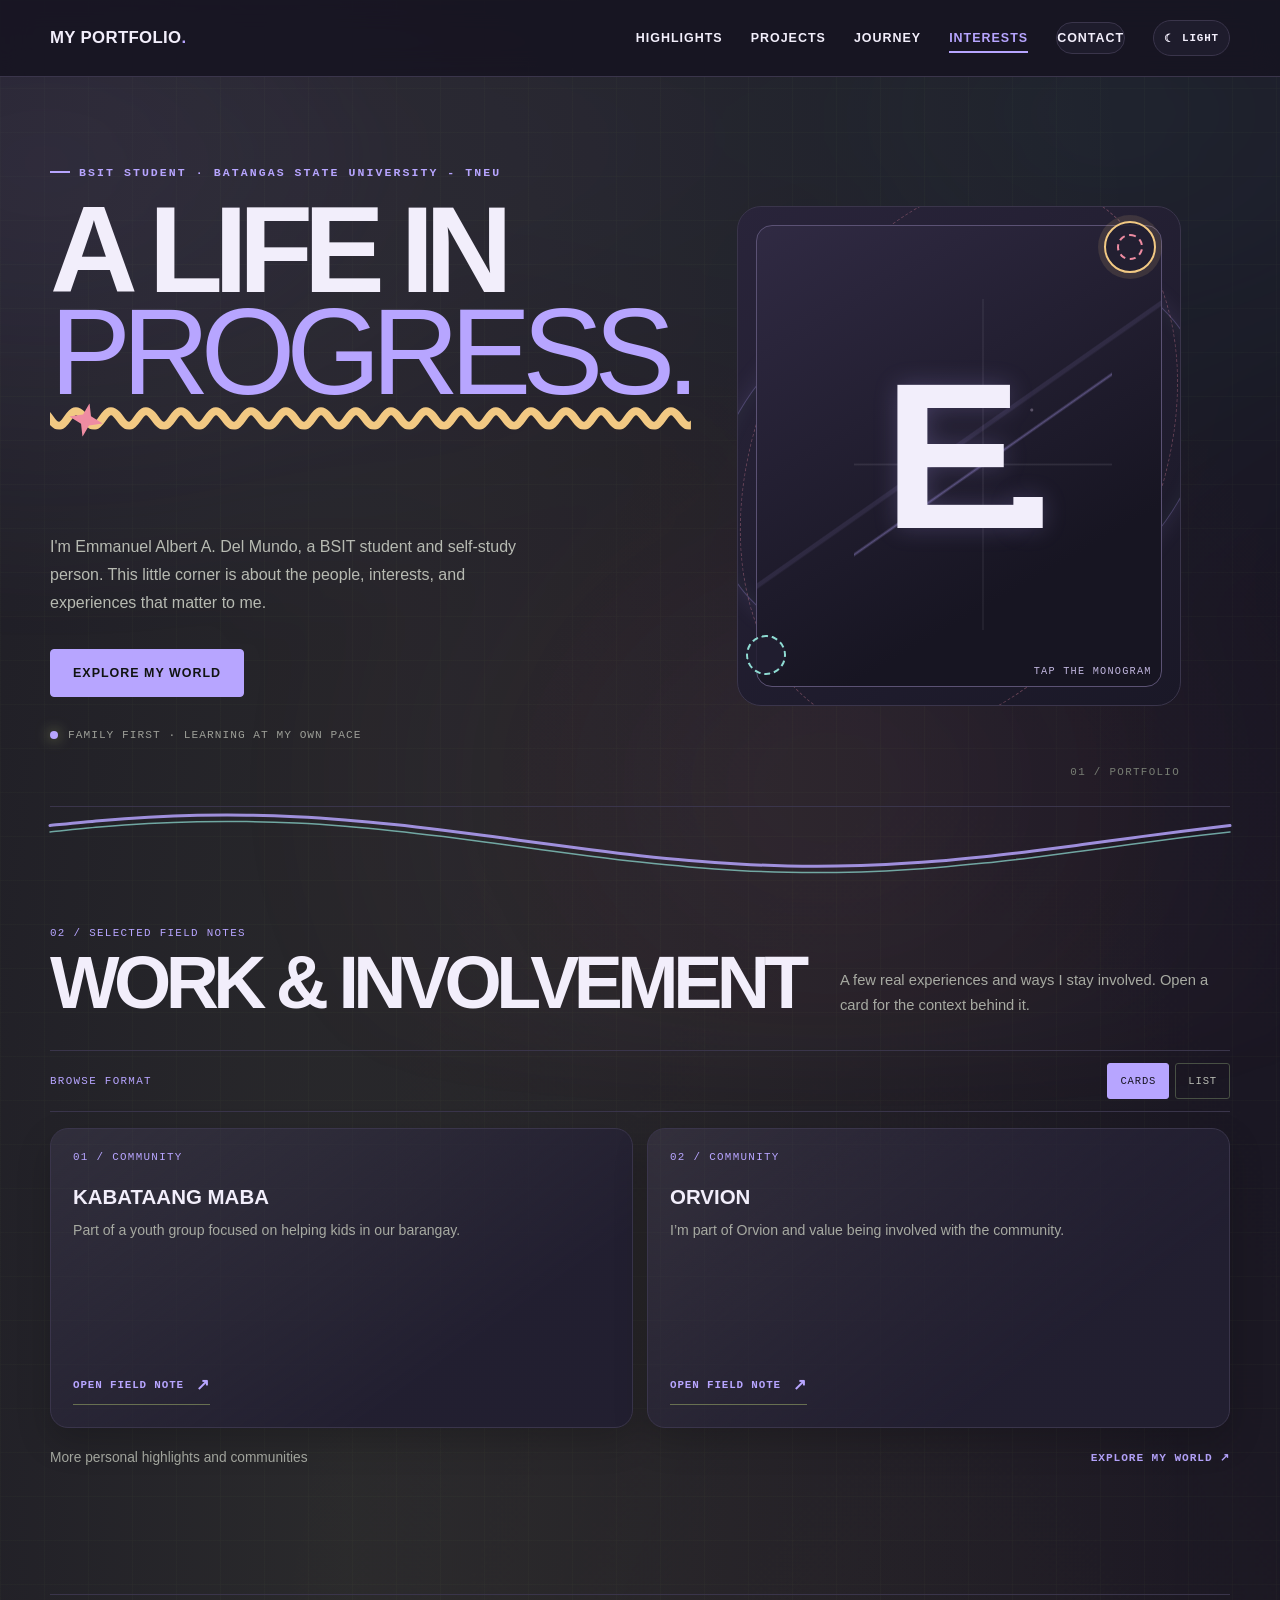
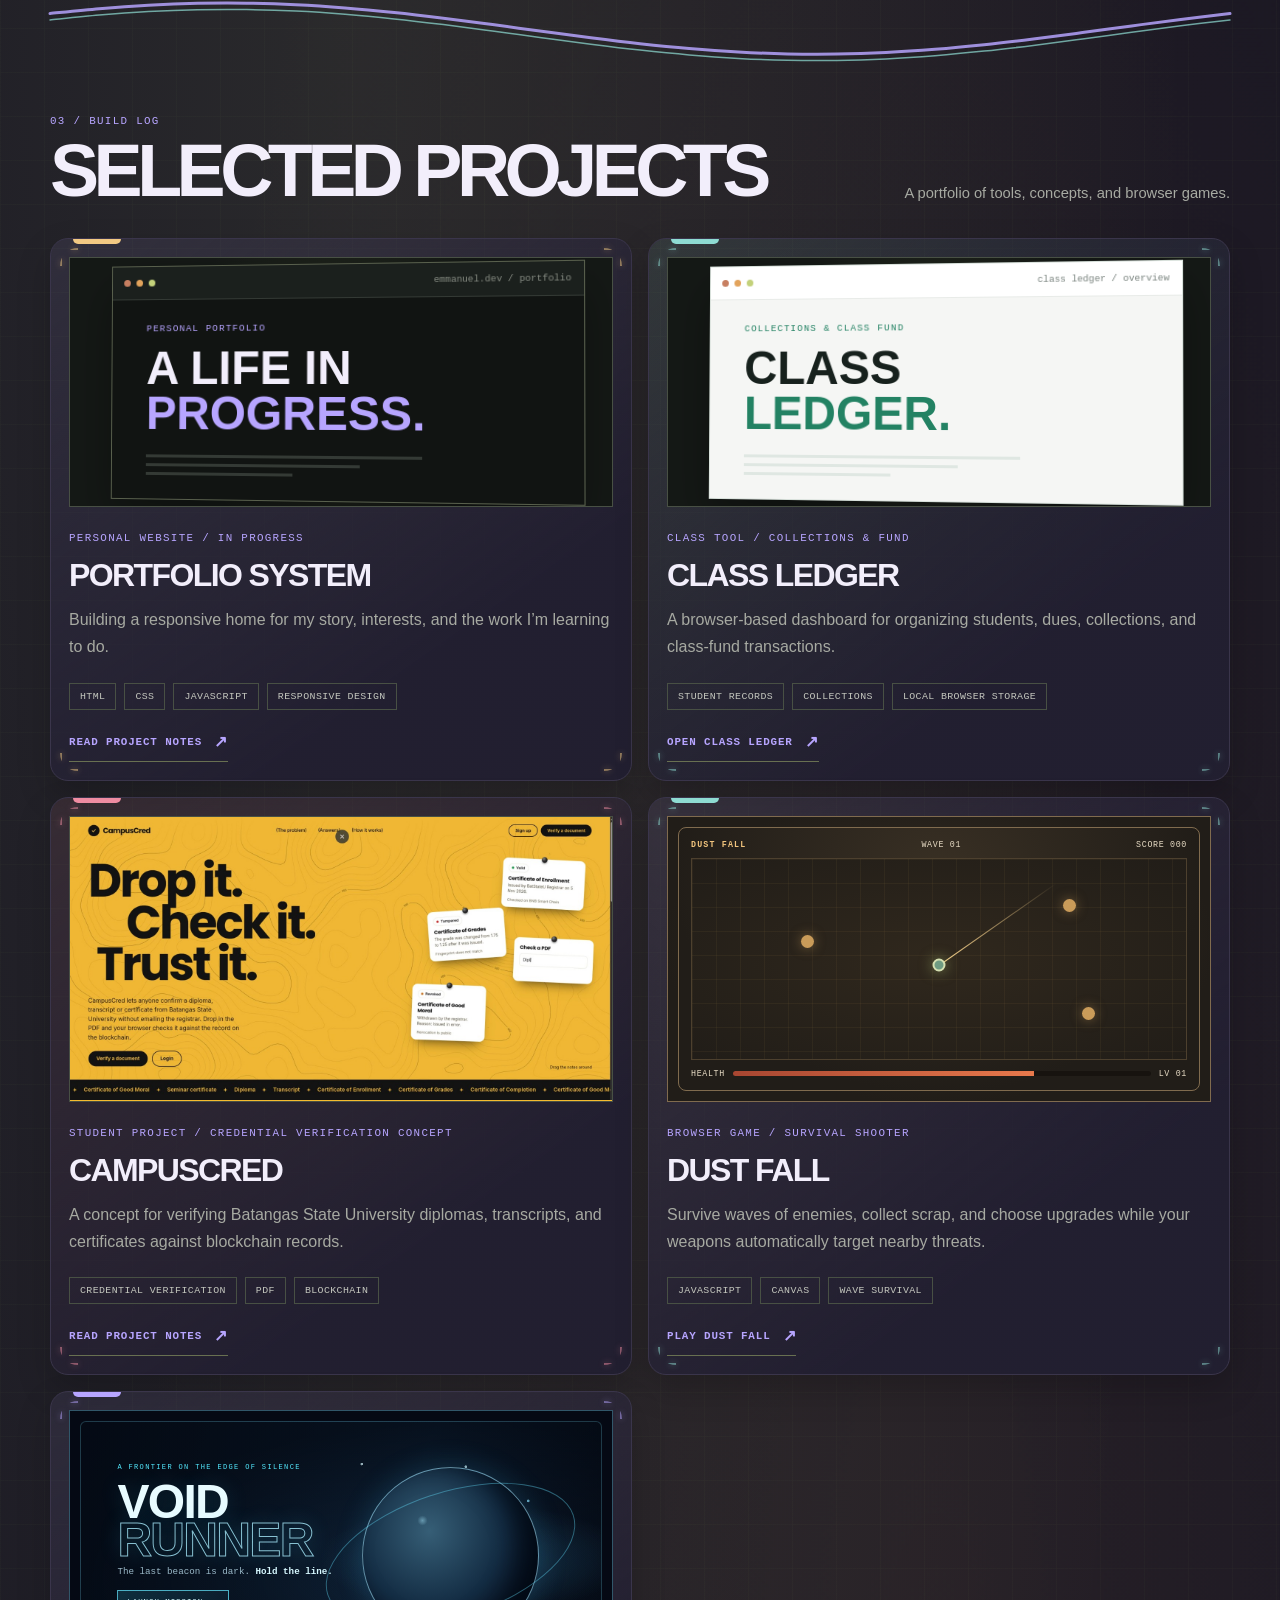
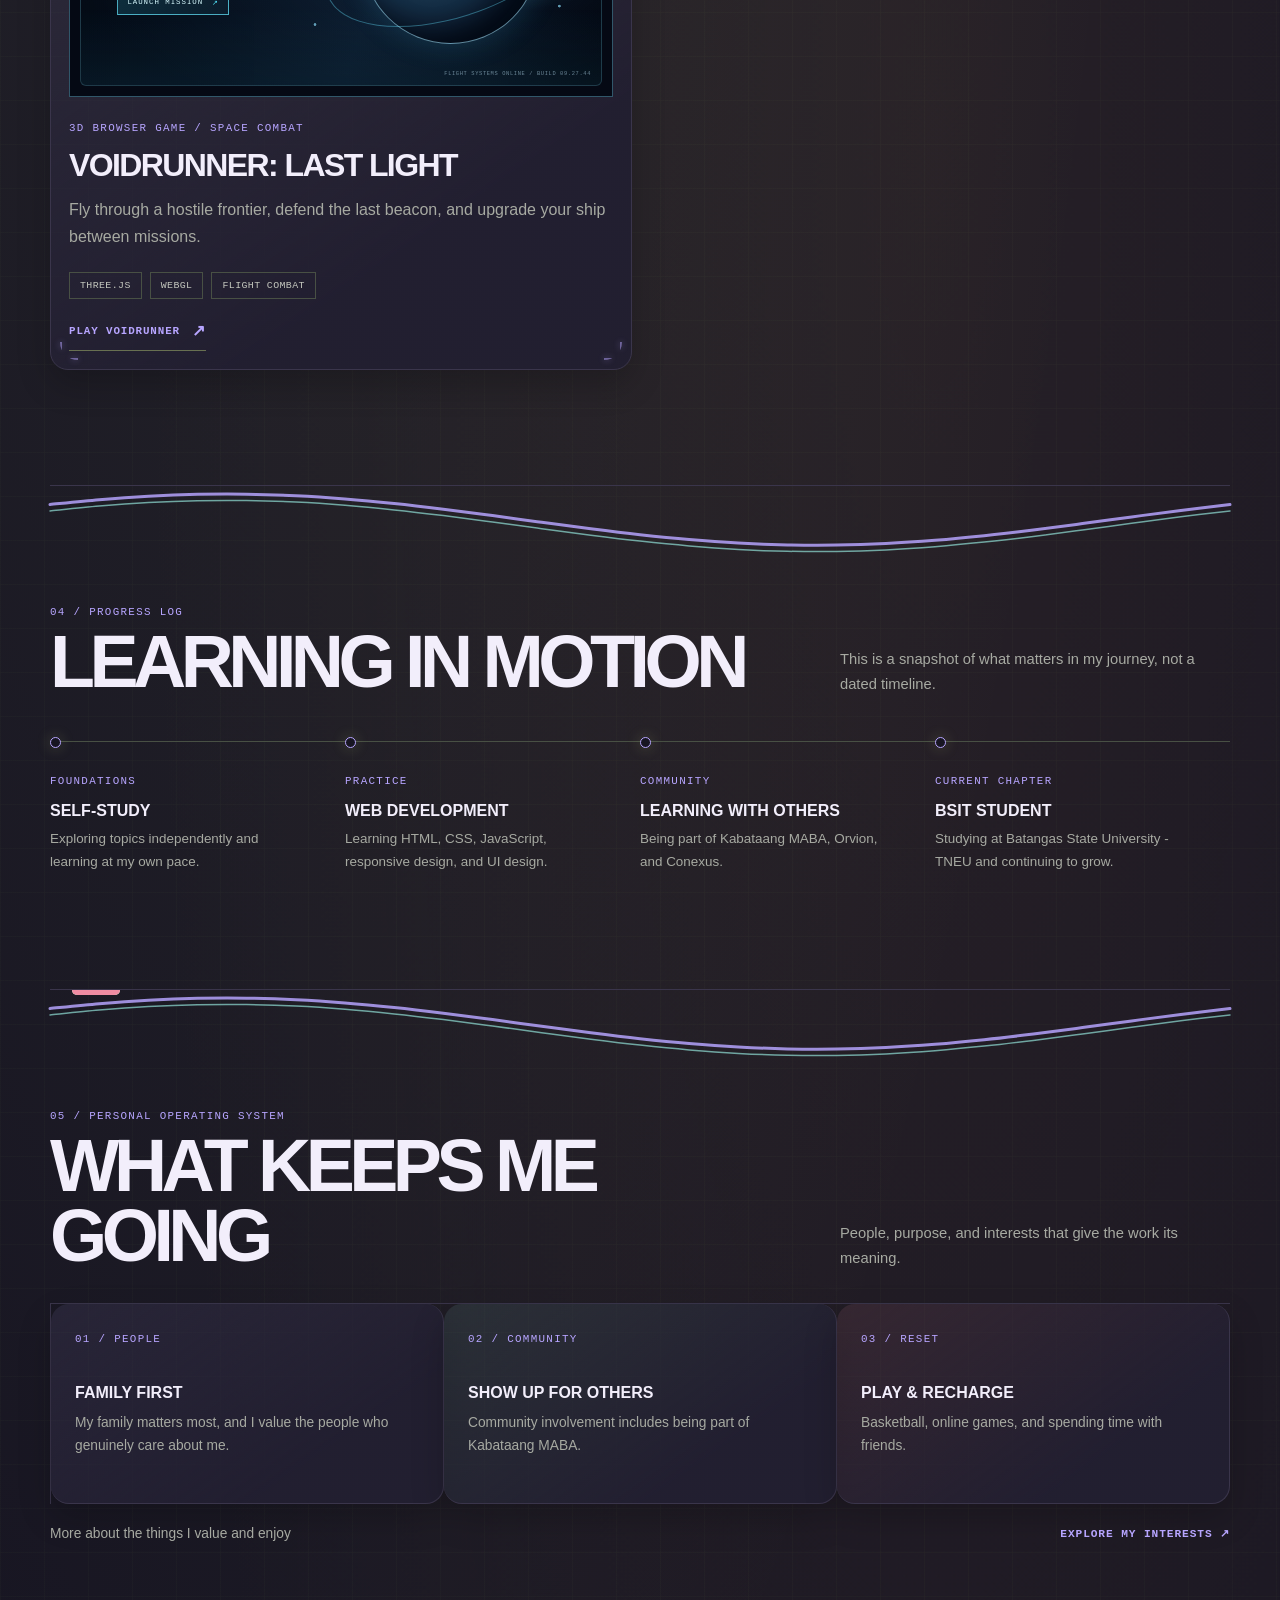
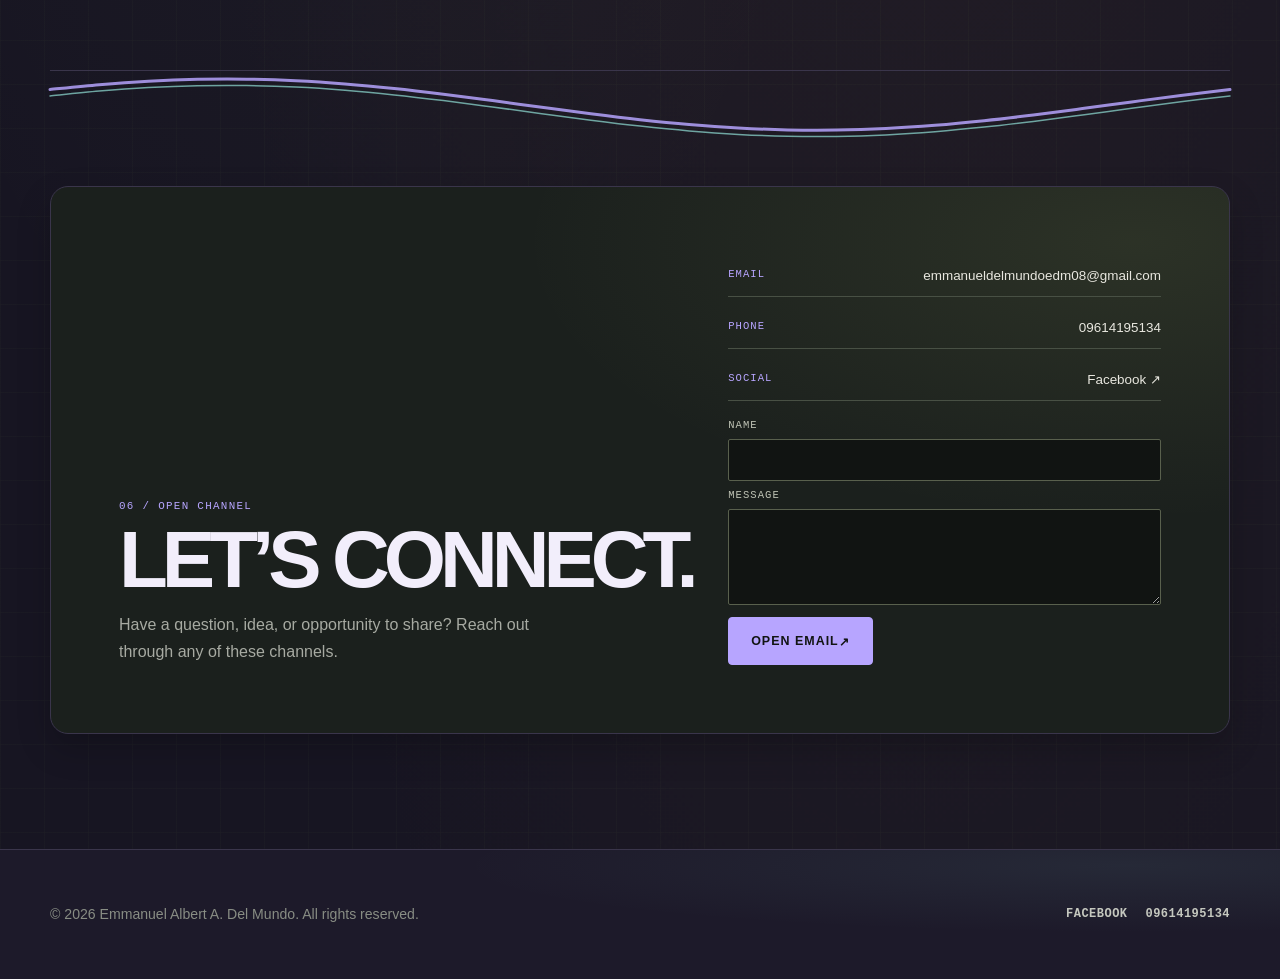
<file: index.html>
<!DOCTYPE html>
<html lang="en">
<head>
  <meta charset="UTF-8">
  <meta name="viewport" content="width=device-width, initial-scale=1.0">
  <meta name="description" content="Portfolio of Emmanuel Albert A. Del Mundo, BSIT student at Batangas State University - TNEU">
  <meta name="theme-color" content="#171522">
  <meta property="og:title" content="Emmanuel Albert A. Del Mundo | Portfolio">
  <meta property="og:description" content="A portfolio about learning, community, interests, and life in progress.">
  <meta property="og:type" content="website">
  <meta property="og:image" content="https://nin-010808.github.io/portfolio/images/emmanuel.png">
  <meta property="og:url" content="https://nin-010808.github.io/portfolio/">
  <meta name="twitter:card" content="summary_large_image">
  <title>Emmanuel Albert A. Del Mundo | Portfolio</title>
  <script>
    const savedTheme = localStorage.getItem("portfolio-theme");
    document.documentElement.dataset.theme = savedTheme === "light" ? "light" : "dark";
    document.documentElement.classList.add("intro-loader-enabled");
  </script>
  <link rel="stylesheet" href="css/main.css">
  <link rel="stylesheet" href="css/intro-loader.css">
</head>
<body>
  <div class="intro-loader" id="intro-loader" role="status" aria-label="Loading portfolio">
    <img class="intro-loader__coin" src="images/logos/emmanuel-coin.png" alt="">
    <span class="intro-loader__label" aria-hidden="true"> HOME</span>
    <span class="intro-loader__track" aria-hidden="true"><span></span></span>
  </div>
  <a class="skip-link" href="#main-content">Skip to main content</a>
  <header>
    <nav class="container" aria-label="Main navigation">
      <a class="logo" href="#home" aria-label="My Portfolio home">My Portfolio<span>.</span></a>
      <div class="nav-links">
        <a href="#work" data-section-link>Highlights</a>
        <a href="#projects" data-section-link>Projects</a>
        <a href="#journey" data-section-link>Journey</a>
        <a href="#interests" data-section-link>Interests</a>
        <a class="nav-button" href="#contact" data-section-link>Contact</a>
        <button class="theme-toggle" id="theme-toggle" type="button" aria-label="Switch to light mode" aria-pressed="false">
          <span id="theme-icon" aria-hidden="true">☾</span>
          <span id="theme-label">Light</span>
        </button>
      </div>
    </nav>
  </header>

  <main id="main-content">
    <section class="hero container" id="home">
      <div>
        <p class="eyebrow">BSIT Student · Batangas State University - TNEU</p>
        <h1>A life in <em>progress.<span class="hero-sparkle" aria-hidden="true"></span></em></h1>
        <p class="hero-copy">
          I'm Emmanuel Albert A. Del Mundo, a BSIT student and self-study person. This
          little corner is about the people, interests, and experiences that matter to me.
        </p>
        <div class="actions">
          <a class="button primary" href="work/index.html">Explore my world</a>
        </div>
        <p class="hero-note">Family first · Learning at my own pace</p>
      </div>

      <div class="portrait-wrap" aria-label="Emmanuel Albert A. Del Mundo monogram">
        <div class="shape yellow"></div>
        <div class="shape blue"></div>
        <button class="portrait" type="button" id="about-open" aria-label="Open about me" aria-haspopup="dialog"></button>
        <span class="portrait-hint" aria-hidden="true">TAP THE MONOGRAM</span>
      </div>
    </section>

    <section class="system-section container" id="work" aria-labelledby="work-title">
      <div class="system-heading">
        <div>
          <span class="system-kicker">02 / Selected field notes</span>
          <h2 id="work-title">Work &amp; involvement</h2>
        </div>
        <p>A few real experiences and ways I stay involved. Open a card for the context behind it.</p>
      </div>
      <div class="work-toolbar">
        <span class="view-label">Browse format</span>
        <div class="view-switch" role="group" aria-label="Choose highlights layout">
          <button type="button" data-work-view="grid" aria-pressed="true">Cards</button>
          <button type="button" data-work-view="list" aria-pressed="false">List</button>
        </div>
      </div>
      <div class="work-grid" id="work-grid" data-view="grid">
        <article class="work-card">
          <span class="system-index">01 / COMMUNITY</span>
          <h3>Kabataang MABA</h3>
          <p>Part of a youth group focused on helping kids in our barangay.</p>
          <button class="project-open" type="button" data-case-study="maba" aria-haspopup="dialog">Open field note <span aria-hidden="true">↗</span></button>
        </article>
        <article class="work-card">
          <span class="system-index">02 / COMMUNITY</span>
          <h3>ORVION</h3>
          <p>I’m part of Orvion and value being involved with the community.</p>
          <button class="project-open" type="button" data-case-study="orvion" aria-haspopup="dialog">Open field note <span aria-hidden="true">↗</span></button>
        </article>
      </div>
      <p class="interest-footer">
        <span>More personal highlights and communities</span>
        <a class="text-link" href="work/index.html">Explore my world ↗</a>
      </p>
    </section>

    <section class="system-section container" id="projects" aria-labelledby="projects-title">
      <div class="system-heading">
        <div>
          <span class="system-kicker">03 / Build log</span>
          <h2 id="projects-title">Selected projects</h2>
        </div>
        <p>A portfolio of tools, concepts, and browser games.</p>
      </div>
      <div class="project-showcase-grid">
        <article class="featured-project" aria-labelledby="portfolio-project-title">
          <div class="project-preview" aria-hidden="true">
            <div class="project-browser">
              <div class="project-browser-bar">
                <span></span><span></span><span></span>
                <i>emmanuel.dev / portfolio</i>
              </div>
              <div class="project-browser-content">
                <span>PERSONAL PORTFOLIO</span>
                <strong>A life in <em>progress.</em></strong>
                <div class="project-preview-lines"><i></i><i></i><i></i></div>
              </div>
            </div>
          </div>
          <div class="featured-project-copy">
            <span class="system-index">PERSONAL WEBSITE / IN PROGRESS</span>
            <h3 id="portfolio-project-title">Portfolio system</h3>
            <p>Building a responsive home for my story, interests, and the work I’m learning to do.</p>
            <div class="project-tags" aria-label="Technologies and focus">
              <span>HTML</span>
              <span>CSS</span>
              <span>JavaScript</span>
              <span>Responsive design</span>
            </div>
            <button class="project-open" type="button" data-case-study="portfolio" aria-haspopup="dialog">
              Read project notes <span aria-hidden="true">↗</span>
            </button>
          </div>
        </article>
        <a class="featured-project" href="projects/groupings/index.html" aria-label="Open Class Ledger project">
          <div class="project-preview" aria-hidden="true">
            <div class="project-browser ledger-browser">
              <div class="project-browser-bar">
                <span></span><span></span><span></span>
                <i>class ledger / overview</i>
              </div>
              <div class="project-browser-content">
                <span>COLLECTIONS &amp; CLASS FUND</span>
                <strong>Class <em>Ledger.</em></strong>
                <div class="project-preview-lines"><i></i><i></i><i></i></div>
              </div>
            </div>
          </div>
          <div class="featured-project-copy">
            <span class="system-index">CLASS TOOL / COLLECTIONS &amp; FUND</span>
            <h3>Class Ledger</h3>
            <p>A browser-based dashboard for organizing students, dues, collections, and class-fund transactions.</p>
            <div class="project-tags" aria-label="Project features">
              <span>Student records</span>
              <span>Collections</span>
              <span>Local browser storage</span>
            </div>
            <span class="project-open">Open Class Ledger <span aria-hidden="true">↗</span></span>
          </div>
        </a>
        <article class="featured-project" aria-labelledby="campuscred-project-title">
          <div class="project-preview campuscred-preview">
            <img src="images/campuscred.jpg" alt="CampusCred concept screen for verifying university credentials against blockchain records">
          </div>
          <div class="featured-project-copy">
            <span class="system-index">STUDENT PROJECT / CREDENTIAL VERIFICATION CONCEPT</span>
            <h3 id="campuscred-project-title">CampusCred</h3>
            <p>A concept for verifying Batangas State University diplomas, transcripts, and certificates against blockchain records.</p>
            <div class="project-tags" aria-label="Project features">
              <span>Credential verification</span>
              <span>PDF</span>
              <span>Blockchain</span>
            </div>
            <button class="project-open" type="button" data-case-study="campuscred" aria-haspopup="dialog">
              Read project notes <span aria-hidden="true">↗</span>
            </button>
          </div>
        </article>
        <a class="featured-project" href="projects/dust-fall/index.html" target="_blank" rel="noopener" aria-label="Play Dust Fall in a new tab">
          <div class="project-preview dustfall-preview" aria-hidden="true">
            <div class="dustfall-scene">
              <div class="dustfall-topbar">
                <strong>DUST FALL</strong>
                <span>WAVE 01</span>
                <span>SCORE 000</span>
              </div>
              <div class="dustfall-arena">
                <i class="dustfall-aim"></i>
                <i class="dustfall-enemy dustfall-enemy-one"></i>
                <i class="dustfall-enemy dustfall-enemy-two"></i>
                <i class="dustfall-enemy dustfall-enemy-three"></i>
                <i class="dustfall-player"></i>
              </div>
              <div class="dustfall-status">
                <span>HEALTH</span>
                <span class="dustfall-health-track"><i></i></span>
                <span>LV 01</span>
              </div>
            </div>
          </div>
          <div class="featured-project-copy">
            <span class="system-index">BROWSER GAME / SURVIVAL SHOOTER</span>
            <h3>Dust Fall</h3>
            <p>Survive waves of enemies, collect scrap, and choose upgrades while your weapons automatically target nearby threats.</p>
            <div class="project-tags" aria-label="Game technologies and features">
              <span>JavaScript</span>
              <span>Canvas</span>
              <span>Wave survival</span>
            </div>
            <span class="project-open">Play Dust Fall <span aria-hidden="true">↗</span></span>
          </div>
        </a>
        <a class="featured-project" href="projects/voidrunner/index.html" target="_blank" rel="noopener" aria-label="Play Voidrunner: Last Light in a new tab">
          <div class="project-preview voidrunner-preview" aria-hidden="true">
            <div class="voidrunner-screen">
              <div class="voidrunner-planet"></div>
              <div class="voidrunner-screen-content">
                <span class="voidrunner-eyebrow">A frontier on the edge of silence</span>
                <strong class="voidrunner-wordmark">VOID<br><span>RUNNER</span></strong>
                <p class="voidrunner-intro">The last beacon is dark. <b>Hold the line.</b></p>
                <span class="voidrunner-launch">Launch mission <i>↗</i></span>
              </div>
              <span class="voidrunner-screen-footer">FLIGHT SYSTEMS ONLINE / BUILD 09.27.44</span>
            </div>
          </div>
          <div class="featured-project-copy">
            <span class="system-index">3D BROWSER GAME / SPACE COMBAT</span>
            <h3>Voidrunner: Last Light</h3>
            <p>Fly through a hostile frontier, defend the last beacon, and upgrade your ship between missions.</p>
            <div class="project-tags" aria-label="Game technologies and features">
              <span>Three.js</span>
              <span>WebGL</span>
              <span>Flight combat</span>
            </div>
            <span class="project-open">Play Voidrunner <span aria-hidden="true">↗</span></span>
          </div>
        </a>
      </div>
    </section>

    <section class="system-section container" id="journey" aria-labelledby="journey-title">
      <div class="system-heading">
        <div>
          <span class="system-kicker">04 / Progress log</span>
          <h2 id="journey-title">Learning in motion</h2>
        </div>
        <p>This is a snapshot of what matters in my journey, not a dated timeline.</p>
      </div>
      <div class="timeline">
        <article class="timeline-item">
          <span class="timeline-phase">Foundations</span>
          <h3>Self-study</h3>
          <p>Exploring topics independently and learning at my own pace.</p>
        </article>
        <article class="timeline-item">
          <span class="timeline-phase">Practice</span>
          <h3>Web development</h3>
          <p>Learning HTML, CSS, JavaScript, responsive design, and UI design.</p>
        </article>
        <article class="timeline-item">
          <span class="timeline-phase">Community</span>
          <h3>Learning with others</h3>
          <p>Being part of Kabataang MABA, Orvion, and Conexus.</p>
        </article>
        <article class="timeline-item">
          <span class="timeline-phase">Current chapter</span>
          <h3>BSIT student</h3>
          <p>Studying at Batangas State University - TNEU and continuing to grow.</p>
        </article>
      </div>
    </section>

    <section class="system-section container" id="interests" aria-labelledby="interests-title">
      <div class="system-heading">
        <div>
          <span class="system-kicker">05 / Personal operating system</span>
          <h2 id="interests-title">What keeps me going</h2>
        </div>
        <p>People, purpose, and interests that give the work its meaning.</p>
      </div>
      <div class="interest-grid">
        <article class="interest-card">
          <span class="system-index">01 / PEOPLE</span>
          <h3>Family first</h3>
          <p>My family matters most, and I value the people who genuinely care about me.</p>
        </article>
        <article class="interest-card">
          <span class="system-index">02 / COMMUNITY</span>
          <h3>Show up for others</h3>
          <p>Community involvement includes being part of Kabataang MABA.</p>
        </article>
        <article class="interest-card">
          <span class="system-index">03 / RESET</span>
          <h3>Play &amp; recharge</h3>
          <p>Basketball, online games, and spending time with friends.</p>
        </article>
      </div>
      <p class="interest-footer">
        <span>More about the things I value and enjoy</span>
        <a class="text-link" href="capabilities/index.html">Explore my interests ↗</a>
      </p>
    </section>

    <section class="system-section container" id="contact" aria-labelledby="contact-title">
      <div class="contact-section">
        <div class="contact-grid">
          <div>
            <span class="system-kicker">06 / Open channel</span>
            <h2 id="contact-title">Let’s connect.</h2>
            <p>Have a question, idea, or opportunity to share? Reach out through any of these channels.</p>
          </div>
          <div>
            <div class="contact-links">
              <a href="mailto:emmanueldelmundoedm08@gmail.com"><span>Email</span>emmanueldelmundoedm08@gmail.com</a>
              <a href="tel:+639614195134"><span>Phone</span>09614195134</a>
              <a href="https://www.facebook.com/emmanuelalbert.delmundo.5" target="_blank" rel="noopener noreferrer"><span>Social</span>Facebook ↗</a>
            </div>
            <form class="quick-message" id="quick-message">
              <label for="message-name">Name</label>
              <input id="message-name" name="name" autocomplete="name" required>
              <label for="message-body">Message</label>
              <textarea id="message-body" name="message" rows="4" required></textarea>
              <button class="button primary" type="submit">Open email <span aria-hidden="true">↗</span></button>
            </form>
          </div>
        </div>
      </div>
    </section>

  </main>

  <dialog class="project-dialog" id="case-study-dialog" aria-labelledby="case-study-title">
    <div class="dialog-content">
      <div class="dialog-topline">
        <span id="case-study-label">FIELD NOTE</span>
        <button class="dialog-close" type="button" id="case-study-close" aria-label="Close notes">×</button>
      </div>
      <h2 id="case-study-title"></h2>
      <p class="dialog-summary" id="case-study-summary"></p>
      <dl class="dialog-focus">
        <dt id="case-study-focus-label">Involvement</dt>
        <dd id="case-study-focus"></dd>
      </dl>
    </div>
  </dialog>

  <dialog class="project-dialog" id="about-dialog" aria-labelledby="about-dialog-title">
    <div class="dialog-content">
      <div class="dialog-topline">
        <span>ABOUT ME</span>
        <button class="dialog-close" type="button" id="about-close" aria-label="Close about me">×</button>
      </div>
      <h2 id="about-dialog-title">Emmanuel Albert A. Del Mundo</h2>
      <p class="about-mantra">Curious by nature. Creative by choice.</p>
      <div class="about-modal-grid">
        <button class="about-photo-button" type="button" id="photo-open" aria-label="Open a larger photo of Emmanuel" aria-haspopup="dialog">
          <img src="images/emmanuel.png" alt="Emmanuel Albert A. Del Mundo">
        </button>
        <div class="about-modal-copy">
          <p>I'm a self-study person who enjoys learning at my own pace. The people who genuinely care about me mean a lot, and my family matters most.</p>
          <p>Outside school, I enjoy online games, playing basketball, and spending time with friends. I'm part of Kabataang MABA, which focuses on helping kids in our barangay. I'm also part of Orvion and Conexus, and I pitched in at a Conexus hackathon.</p>
          <div class="skills" aria-label="Skills">
            <span class="skill">HTML</span>
            <span class="skill">CSS</span>
            <button class="skill skill-button" type="button" id="javascript-skill" aria-expanded="false" aria-controls="javascript-info">JavaScript</button>
            <span class="skill">UI Design</span>
            <span class="skill">Responsive Design</span>
          </div>
          <p class="javascript-info" id="javascript-info" hidden>JavaScript adds interactivity to websites. I'm learning to use it for responsive controls and dynamic interfaces.</p>
        </div>
      </div>
    </div>
  </dialog>

  <dialog class="photo-dialog" id="photo-dialog" aria-label="Portrait photo of Emmanuel Albert A. Del Mundo">
    <div class="photo-dialog-topline">
      <button class="photo-dialog-close" type="button" id="photo-close" aria-label="Close photo">×</button>
    </div>
    <img src="images/emmanuel.png" alt="Emmanuel Albert A. Del Mundo">
  </dialog>

  <footer>
    <div class="container footer-row">
      <p>&copy; <span id="year"></span> Emmanuel Albert A. Del Mundo. All rights reserved.</p>
      <div class="socials">
        <a href="https://www.facebook.com/emmanuelalbert.delmundo.5">Facebook</a>
        <a href="tel:+639614195134">09614195134</a>
      </div>
    </div>
  </footer>

  <script src="js/intro-loader.js"></script>
  <script src="js/main.js"></script>
</body>
</html>
</file>
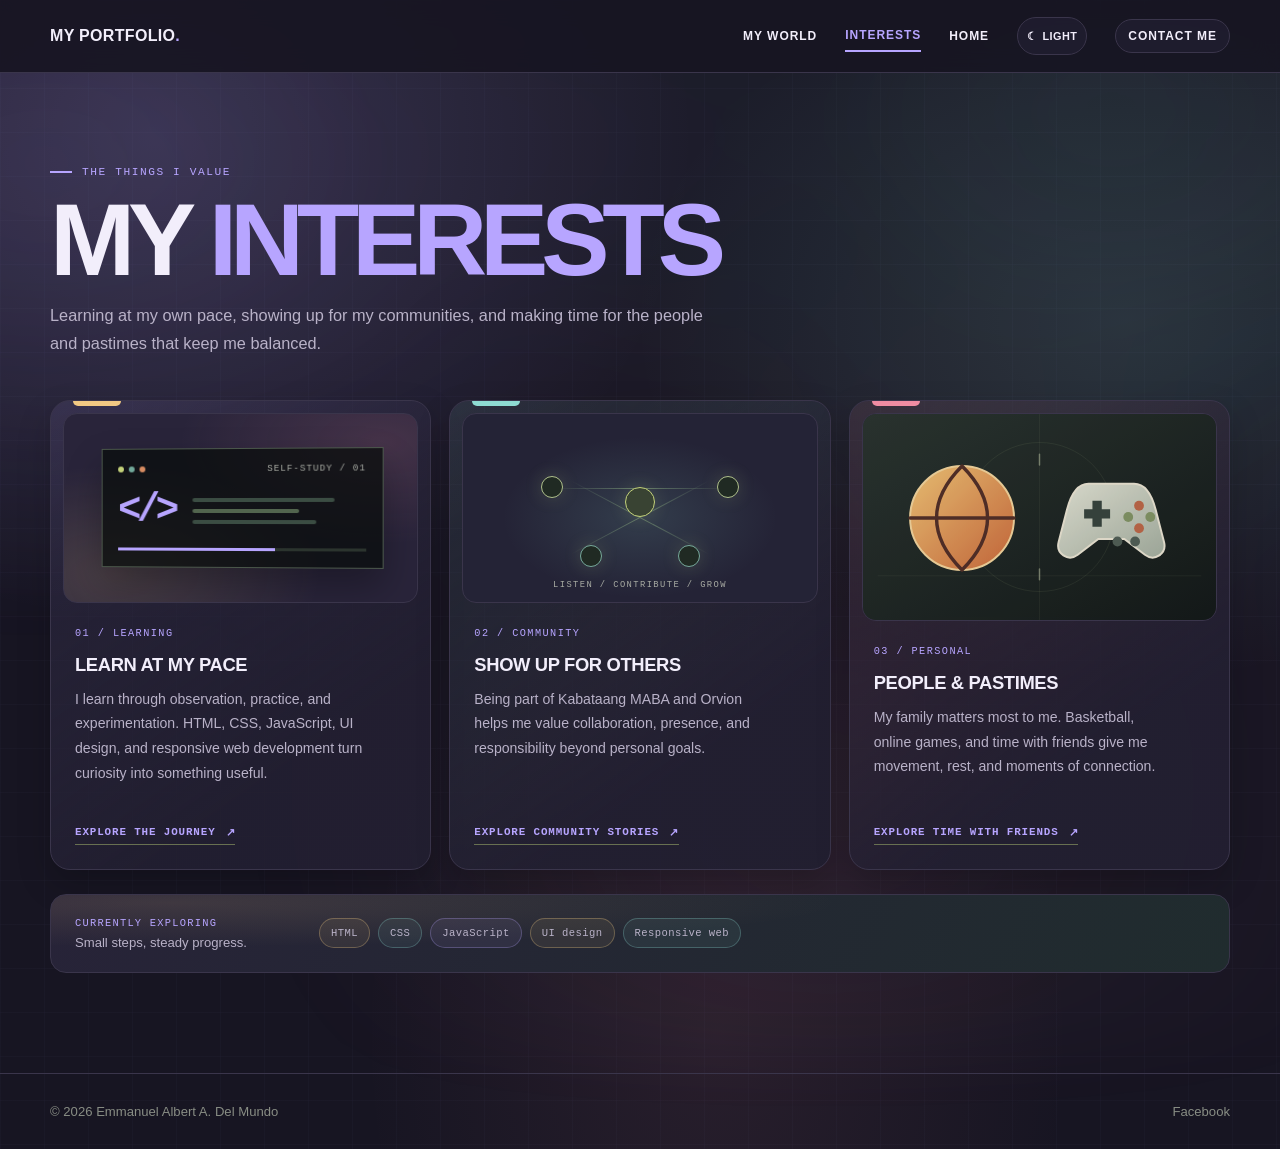
<file: capabilities/index.html>
<!DOCTYPE html>
<html lang="en">
<head>
  <meta charset="UTF-8">
  <meta name="viewport" content="width=device-width, initial-scale=1.0">
  <meta name="description" content="Personal interests and values of Emmanuel Albert A. Del Mundo">
  <meta name="theme-color" content="#171522">
  <meta property="og:title" content="Interests | Emmanuel Albert A. Del Mundo">
  <meta property="og:description" content="Explore Emmanuel's approach to learning, community, people, and personal interests.">
  <meta property="og:type" content="website">
  <meta property="og:image" content="https://nin-010808.github.io/portfolio/images/emmanuel.png">
  <title>Interests | Emmanuel Albert A. Del Mundo</title>
  <script>
    const savedTheme = localStorage.getItem("portfolio-theme");
    document.documentElement.dataset.theme = savedTheme === "light" ? "light" : "dark";
  </script>
  <style>
    :root {
      --ink: #f2eefb;
      --muted: #b9b2c8;
      --paper: #171522;
      --panel: #221f31;
      --accent: #b7a5ff;
      --line: #3a354b;
    }

    * { box-sizing: border-box; }
    body {
      margin: 0;
      color: var(--ink);
      background:
        radial-gradient(ellipse at 12% 12%, rgba(183, 165, 255, 0.16), transparent 34%),
        radial-gradient(ellipse at 88% 28%, rgba(142, 219, 210, 0.12), transparent 31%),
        radial-gradient(ellipse at 56% 90%, rgba(239, 140, 162, 0.08), transparent 35%),
        linear-gradient(rgba(183, 165, 255, 0.025) 1px, transparent 1px),
        linear-gradient(90deg, rgba(183, 165, 255, 0.025) 1px, transparent 1px),
        var(--paper);
      background-size: auto, auto, auto, 44px 44px, 44px 44px, auto;
      font-family: "Segoe UI", Arial, sans-serif;
    }
    a { color: inherit; text-decoration: none; }
    .container { width: min(1180px, calc(100% - 48px)); margin: 0 auto; }
    header {
      position: sticky;
      top: 0;
      z-index: 2;
      border-bottom: 1px solid var(--line);
      background: rgba(23, 21, 34, 0.92);
      backdrop-filter: blur(12px);
    }
    nav { min-height: 72px; display: flex; align-items: center; justify-content: space-between; gap: 20px; }
    .logo { font-size: 1rem; font-weight: 800; letter-spacing: 0.02em; text-transform: uppercase; }
    .logo span { color: var(--accent); }
    .nav-links { display: flex; align-items: center; gap: clamp(10px, 3vw, 28px); font-size: 0.75rem; font-weight: 700; letter-spacing: 0.08em; text-transform: uppercase; }
    .nav-links a:hover, .nav-links [aria-current="page"] { color: var(--accent); }
    .nav-links [aria-current="page"] { border-bottom: 2px solid var(--accent); padding: 8px 0; }
    .nav-contact { padding: 9px 12px; border: 1px solid #59604d; border-radius: 3px; color: var(--ink); background: transparent; font: inherit; letter-spacing: inherit; text-transform: inherit; cursor: pointer; }
    .nav-contact:hover { border-color: var(--accent); color: var(--accent); }
    .nav-theme {
      display: flex;
      width: auto;
      height: 38px;
      flex: 0 0 auto;
      align-items: center;
      justify-content: center;
      gap: 5px;
      padding: 0 9px;
      border: 1px solid #59604d;
      border-radius: 3px;
      color: var(--ink);
      background: transparent;
      font: inherit;
      font-size: 0.68rem;
      font-weight: 700;
      letter-spacing: 0.04em;
      text-transform: uppercase;
      cursor: pointer;
    }
    .nav-theme:hover, .nav-theme:focus-visible { border-color: var(--accent); color: var(--accent); }
    .page { padding-top: 82px; padding-bottom: 100px; }
    .eyebrow, .capability-label {
      color: var(--accent);
      font: 0.7rem Consolas, "Courier New", monospace;
      letter-spacing: 0.14em;
      text-transform: uppercase;
    }
    .eyebrow { display: flex; align-items: center; gap: 10px; }
    .eyebrow::before { content: ""; width: 22px; height: 2px; background: var(--accent); }
    h1 { margin: 16px 0; font-size: clamp(3rem, 8vw, 6.5rem); line-height: 0.9; letter-spacing: -0.07em; text-transform: uppercase; }
    h1 span { color: var(--accent); }
    .intro { max-width: 680px; margin: 0 0 42px; color: var(--muted); line-height: 1.7; font-size: 1.02rem; }
    .capability-grid { display: grid; grid-template-columns: repeat(3, minmax(0, 1fr)); gap: 18px; }
    .capability {
      position: relative;
      display: flex;
      min-width: 0;
      min-height: 470px;
      flex-direction: column;
      overflow: hidden;
      border: 1px solid var(--line);
      background: linear-gradient(160deg, rgba(27, 32, 29, 0.98), rgba(17, 20, 18, 0.98));
      transition: transform 220ms ease, border-color 220ms ease, box-shadow 220ms ease;
    }
    .capability:hover {
      transform: translateY(-5px);
      border-color: rgba(195, 209, 122, 0.55);
      box-shadow: 0 20px 46px rgba(0, 0, 0, 0.28);
    }
    .capability-visual {
      position: relative;
      display: grid;
      min-height: 190px;
      place-items: center;
      overflow: hidden;
      border-bottom: 1px solid var(--line);
    }
    .learning-visual {
      background:
        radial-gradient(ellipse at 75% 15%, rgba(86, 155, 141, 0.2), transparent 46%),
        radial-gradient(ellipse at 12% 92%, rgba(195, 209, 122, 0.14), transparent 48%),
        #151a17;
    }
    .learning-window {
      width: min(80%, 330px);
      padding: 14px 16px 16px;
      border: 1px solid #4b584b;
      background: rgba(10, 14, 12, 0.76);
      box-shadow: 0 18px 34px rgba(0, 0, 0, 0.28);
      transform: perspective(800px) rotateY(-5deg);
    }
    .learning-window-top,
    .learning-window-content,
    .learning-lines {
      display: flex;
    }
    .learning-window-top {
      align-items: center;
      justify-content: space-between;
      color: #a7aaa2;
      font: 0.58rem Consolas, "Courier New", monospace;
      letter-spacing: 0.1em;
    }
    .code-dots { display: flex; gap: 5px; }
    .code-dots i { width: 6px; height: 6px; border-radius: 50%; background: #c3d17a; }
    .code-dots i:nth-child(2) { background: #72a99a; }
    .code-dots i:nth-child(3) { background: #d78c62; }
    .learning-window-content { align-items: center; gap: 18px; margin-top: 14px; }
    .learning-window-content strong {
      color: var(--accent);
      font: 700 2.5rem Consolas, "Courier New", monospace;
      letter-spacing: -0.12em;
    }
    .learning-lines { flex: 1; flex-direction: column; gap: 7px; }
    .learning-lines i { display: block; width: 82%; height: 4px; border-radius: 4px; background: #3b4d43; }
    .learning-lines i:nth-child(2) { width: 62%; background: #52654e; }
    .learning-lines i:nth-child(3) { width: 72%; }
    .learning-progress { height: 3px; margin-top: 15px; background: #2b342e; }
    .learning-progress i { display: block; width: 64%; height: 100%; background: var(--accent); }
    .community-visual {
      background:
        radial-gradient(ellipse at 50% 55%, rgba(93, 154, 151, 0.18), transparent 55%),
        #151a17;
    }
    .community-network { position: relative; width: min(76%, 260px); height: 126px; }
    .network-line {
      position: absolute;
      z-index: 0;
      height: 1px;
      background: linear-gradient(90deg, transparent, #647b68, transparent);
      transform-origin: center;
    }
    .network-line-one { top: 43px; left: 16%; width: 68%; transform: rotate(0deg); }
    .network-line-two { top: 72px; left: 20%; width: 60%; transform: rotate(28deg); }
    .network-line-three { top: 72px; left: 20%; width: 60%; transform: rotate(-28deg); }
    .network-node {
      position: absolute;
      z-index: 1;
      width: 22px;
      height: 22px;
      border: 1px solid #aebf8b;
      border-radius: 50%;
      background: #202a23;
      box-shadow: 0 0 18px rgba(195, 209, 122, 0.18);
    }
    .network-node-center {
      top: 42px;
      left: calc(50% - 15px);
      width: 30px;
      height: 30px;
      border-color: #c3d17a;
      background: #394333;
    }
    .network-node-left { top: 31px; left: 12%; }
    .network-node-right { top: 31px; right: 12%; }
    .network-node-bottom-left { bottom: 4px; left: 27%; border-color: #76a99b; }
    .network-node-bottom-right { right: 27%; bottom: 4px; border-color: #76a99b; }
    .network-caption {
      position: absolute;
      right: 0;
      bottom: -19px;
      left: 0;
      color: #a7aaa2;
      font: 0.55rem Consolas, "Courier New", monospace;
      letter-spacing: 0.16em;
      text-align: center;
    }
    .personal-visual { background: #151a17; }
    .personal-visual img { display: block; width: 100%; height: 100%; object-fit: cover; opacity: 0.88; }
    .capability-copy { display: flex; flex: 1; flex-direction: column; align-items: flex-start; padding: 24px; }
    .capability-label { font-size: 0.64rem; }
    .capability h2 { margin: 15px 0 11px; font-size: 1.15rem; letter-spacing: -0.02em; text-transform: uppercase; }
    .capability p { max-width: 300px; margin: 0; color: var(--muted); font-size: 0.88rem; line-height: 1.75; }
    .capability .project-open { margin-top: auto; padding-top: 24px; }
    .currently-exploring {
      display: grid;
      grid-template-columns: 220px 1fr;
      align-items: center;
      gap: 24px;
      margin-top: 24px;
      padding: 22px 24px;
      border: 1px solid var(--line);
      background: rgba(27, 32, 29, 0.72);
    }
    .exploring-label {
      display: block;
      margin-bottom: 6px;
      color: var(--accent);
      font: 0.65rem Consolas, "Courier New", monospace;
      letter-spacing: 0.12em;
      text-transform: uppercase;
    }
    .exploring-copy p { margin: 0; color: var(--muted); font-size: 0.82rem; }
    .interest-tags { display: flex; flex-wrap: wrap; gap: 8px; }
    .interest-tags span {
      padding: 8px 11px;
      border: 1px solid #414a3e;
      color: #d8ddcd;
      font: 0.66rem Consolas, "Courier New", monospace;
      letter-spacing: 0.04em;
    }
    @media (max-width: 960px) {
      .capability-grid { grid-template-columns: repeat(2, minmax(0, 1fr)); }
      .capability:last-child {
        display: grid;
        grid-column: 1 / -1;
        grid-template-columns: 1fr 1fr;
        min-height: 290px;
      }
      .capability:last-child .capability-visual { min-height: 100%; border-right: 1px solid var(--line); border-bottom: 0; }
      .capability:last-child .capability-copy { justify-content: center; }
      .currently-exploring { grid-template-columns: 1fr; gap: 14px; }
    }
    .contact-dialog { width: min(560px, calc(100% - 32px)); padding: 0; border: 1px solid #59604d; border-radius: 4px; color: var(--ink); background: #171b18; }
    .contact-dialog::backdrop { background: rgba(5, 7, 6, 0.82); backdrop-filter: blur(5px); }
    .contact-dialog-content { padding: clamp(24px, 6vw, 40px); }
    .contact-dialog-topline { display: flex; justify-content: space-between; align-items: center; padding-bottom: 18px; border-bottom: 1px solid var(--line); color: var(--accent); font: 0.68rem Consolas, monospace; letter-spacing: 0.12em; }
    .contact-dialog-close { width: 38px; height: 38px; border: 1px solid #59604d; border-radius: 3px; color: var(--ink); background: transparent; font-size: 1.2rem; cursor: pointer; }
    .contact-dialog h2 { margin: 28px 0 18px; }
    .contact-details { display: grid; gap: 12px; }
    .contact-details a { display: grid; gap: 6px; padding: 15px 16px; border: 1px solid #414840; color: var(--ink); }
    .contact-details a:hover { border-color: var(--accent); }
    .contact-details span { color: var(--accent); font: 0.68rem Consolas, monospace; letter-spacing: 0.12em; text-transform: uppercase; }
    .project-open {
      display: inline-flex;
      align-items: center;
      gap: 10px;
      margin-top: 14px;
      padding-bottom: 5px;
      border-bottom: 1px solid #687051;
      color: var(--accent);
      font: 700 0.68rem Consolas, "Courier New", monospace;
      letter-spacing: 0.08em;
      text-transform: uppercase;
    }
    footer { padding: 30px 0; border-top: 1px solid var(--line); color: #888d84; font-size: 0.82rem; }
    .footer-row { display: flex; justify-content: space-between; gap: 18px; flex-wrap: wrap; }
    .footer-row a:hover { color: var(--accent); }
    @media (prefers-reduced-motion: reduce) {
      .capability { transition: none; }
      .capability:hover { transform: none; }
    }
    @media (max-width: 700px) {
      .container { width: min(100% - 28px, 1180px); }
      .page { padding-top: 58px; }
      .capability-grid { grid-template-columns: 1fr; }
      .capability,
      .capability:last-child { display: flex; grid-column: auto; min-height: 0; }
      .capability-visual,
      .capability:last-child .capability-visual { min-height: 180px; border-right: 0; border-bottom: 1px solid var(--line); }
      .capability-copy { min-height: 240px; padding: 22px; }
      .currently-exploring { padding: 18px; }
      nav { gap: 10px; }
      .nav-links { gap: 6px; font-size: 0.58rem; }
      .nav-contact { padding: 6px; }
      .nav-theme { height: 32px; gap: 3px; padding: 0 5px; font-size: 0.52rem; }
      .logo { font-size: 0.76rem; }
    }
    :root[data-theme="light"] {
      color-scheme: light;
      --ink: #172033;
      --muted: #667085;
      --paper: #f7f5ef;
      --panel: #ffffff;
      --accent: #3858d6;
      --line: #dfe3ea;
    }
    :root[data-theme="light"] body {
      color: var(--ink);
      background:
        radial-gradient(ellipse at 18% 18%, rgba(56, 88, 214, 0.08), transparent 38%),
        radial-gradient(ellipse at 82% 72%, rgba(85, 199, 211, 0.1), transparent 36%),
        linear-gradient(rgba(56, 88, 214, 0.025) 1px, transparent 1px),
        linear-gradient(90deg, rgba(56, 88, 214, 0.025) 1px, transparent 1px),
        var(--paper);
      background-size: 150% 150%, 150% 150%, 44px 44px, 44px 44px, auto;
    }
    :root[data-theme="light"] header { border-color: var(--line); background: rgba(247, 245, 239, 0.92); }
    :root[data-theme="light"] .nav-contact,
    :root[data-theme="light"] .nav-theme { border-color: #aab2c0; }
    :root[data-theme="light"] .nav-contact:hover,
    :root[data-theme="light"] .nav-theme:hover { border-color: var(--accent); color: var(--accent); }
    :root[data-theme="light"] .intro,
    :root[data-theme="light"] .capability p,
    :root[data-theme="light"] .exploring-copy p,
    :root[data-theme="light"] footer { color: var(--muted); }
    :root[data-theme="light"] .capability {
      border-color: var(--line);
      background: linear-gradient(160deg, #ffffff, #f4f6fb);
    }
    :root[data-theme="light"] .capability:hover {
      border-color: rgba(56, 88, 214, 0.42);
      box-shadow: 0 18px 42px rgba(23, 32, 51, 0.1);
    }
    :root[data-theme="light"] .capability-visual { border-color: var(--line); }
    :root[data-theme="light"] .project-open { border-bottom-color: #aab2c0; color: var(--accent); }
    :root[data-theme="light"] .currently-exploring {
      border-color: var(--line);
      background: rgba(255, 255, 255, 0.82);
    }
    :root[data-theme="light"] .interest-tags span { border-color: var(--line); color: var(--muted); }
    :root[data-theme="light"] .contact-dialog {
      border-color: #c5ccd8;
      color: var(--ink);
      background: #ffffff;
      box-shadow: 0 24px 70px rgba(23, 32, 51, 0.18);
    }
    :root[data-theme="light"] .contact-dialog::backdrop { background: rgba(23, 32, 51, 0.35); }
    :root[data-theme="light"] .contact-dialog-topline { border-color: var(--line); }
    :root[data-theme="light"] .contact-dialog-close { border-color: #aab2c0; color: var(--ink); }
    :root[data-theme="light"] .contact-details a { border-color: var(--line); color: var(--ink); }
    .scroll-reveal {
      opacity: 0;
      transform: translateY(18px);
      transition: opacity 600ms ease, transform 600ms cubic-bezier(0.2, 0.65, 0.3, 1);
    }
    .scroll-reveal.is-revealed { opacity: 1; transform: translateY(0); }
    @media (prefers-reduced-motion: reduce) {
      .scroll-reveal { opacity: 1; transform: none; transition: none; }
    }
    :root[data-theme="light"] {
      --ink: #202840;
      --muted: #5f6b7e;
      --paper: #fff8ed;
      --panel: #fffefa;
      --accent: #5b5bcf;
      --line: #eadfce;
    }
    :root[data-theme="light"] body {
      background:
        radial-gradient(ellipse at 9% 12%, rgba(242, 189, 82, 0.26), transparent 25%),
        radial-gradient(ellipse at 91% 24%, rgba(233, 130, 145, 0.21), transparent 26%),
        radial-gradient(ellipse at 14% 82%, rgba(56, 183, 163, 0.18), transparent 28%),
        radial-gradient(ellipse at 84% 78%, rgba(142, 124, 218, 0.18), transparent 25%),
        linear-gradient(125deg, #fff1d2 0%, #fff8ed 43%, #f2eeff 76%, #eaf8f1 100%),
        linear-gradient(rgba(91, 91, 207, 0.025) 1px, transparent 1px),
        linear-gradient(90deg, rgba(91, 91, 207, 0.025) 1px, transparent 1px),
        var(--paper);
      background-size: auto, auto, auto, auto, auto, 44px 44px, 44px 44px, auto;
    }
    :root[data-theme="light"] header {
      background: rgba(255, 248, 237, 0.9);
      box-shadow: 0 8px 26px rgba(66, 57, 91, 0.07);
    }
    :root[data-theme="light"] .nav-contact,
    :root[data-theme="light"] .nav-theme { border-radius: 999px; }
    :root[data-theme="light"] .capability {
      border-radius: 20px;
      box-shadow: 0 14px 34px rgba(62, 57, 89, 0.08);
    }
    :root[data-theme="light"] .capability:nth-child(1) { background: linear-gradient(145deg, #ffe9b8, #fff8e6 72%); }
    :root[data-theme="light"] .capability:nth-child(2) { background: linear-gradient(145deg, #dceaff, #f3f7ff 72%); }
    :root[data-theme="light"] .capability:nth-child(3) { background: linear-gradient(145deg, #def2e8, #f3faf5 72%); }
    :root[data-theme="light"] .capability::before {
      content: "";
      position: absolute;
      top: 0;
      left: 22px;
      width: 48px;
      height: 5px;
      border-radius: 0 0 5px 5px;
      background: var(--card-accent, var(--accent));
    }
    :root[data-theme="light"] .capability:nth-child(1) { --card-accent: #e8aa36; }
    :root[data-theme="light"] .capability:nth-child(2) { --card-accent: #5584d9; }
    :root[data-theme="light"] .capability:nth-child(3) { --card-accent: #4aab88; }
    :root[data-theme="light"] .capability-visual {
      margin: 12px 12px 0;
      border: 1px solid var(--line);
      border-radius: 14px;
      border-bottom: 1px solid var(--line);
    }
    :root[data-theme="light"] .learning-visual {
      background:
        radial-gradient(ellipse at 15% 85%, rgba(242, 189, 82, 0.36), transparent 48%),
        radial-gradient(ellipse at 90% 15%, rgba(233, 130, 145, 0.3), transparent 45%),
        #f4efff;
    }
    :root[data-theme="light"] .community-visual {
      background:
        radial-gradient(ellipse at 50% 55%, rgba(56, 183, 163, 0.22), transparent 55%),
        #eaf3ff;
    }
    :root[data-theme="light"] .personal-visual { background: #f8e9f1; }
    :root[data-theme="light"] .currently-exploring {
      border-radius: 16px;
      background:
        radial-gradient(ellipse at 10% 10%, rgba(242, 189, 82, 0.25), transparent 45%),
        linear-gradient(120deg, #ece7ff, #e7f7ed);
      box-shadow: 0 12px 28px rgba(62, 57, 89, 0.06);
    }
    :root[data-theme="light"] .interest-tags span {
      border-radius: 999px;
      background: #fffefa;
    }
    :root[data-theme="light"] .interest-tags span:nth-child(3n + 1) {
      border-color: #e8d8a8;
      background: #fff4d8;
    }
    :root[data-theme="light"] .interest-tags span:nth-child(3n + 2) {
      border-color: #c9e6d9;
      background: #edf8f2;
    }
    :root[data-theme="light"] .interest-tags span:nth-child(3n) {
      border-color: #d7d0f0;
      background: #f3f0ff;
    }
    :root[data-theme="light"] .contact-dialog { border-radius: 18px; }

    :root:not([data-theme="light"]) .nav-contact,
    :root:not([data-theme="light"]) .nav-theme {
      border-color: var(--line);
      border-radius: 999px;
      background: rgba(34, 31, 49, 0.72);
    }
    :root:not([data-theme="light"]) .nav-contact:hover,
    :root:not([data-theme="light"]) .nav-theme:hover,
    :root:not([data-theme="light"]) .nav-theme:focus-visible {
      border-color: var(--accent);
      color: var(--accent);
    }
    :root:not([data-theme="light"]) .capability {
      border-color: var(--line);
      border-radius: 20px;
      background: linear-gradient(145deg, rgba(183, 165, 255, 0.1), rgba(34, 31, 49, 0.96) 72%);
      box-shadow: 0 14px 34px rgba(0, 0, 0, 0.2);
    }
    :root:not([data-theme="light"]) .capability:nth-child(2) {
      background: linear-gradient(145deg, rgba(142, 219, 210, 0.1), rgba(34, 31, 49, 0.96) 72%);
    }
    :root:not([data-theme="light"]) .capability:nth-child(3) {
      background: linear-gradient(145deg, rgba(239, 140, 162, 0.1), rgba(34, 31, 49, 0.96) 72%);
    }
    :root:not([data-theme="light"]) .capability::before {
      content: "";
      position: absolute;
      top: 0;
      left: 22px;
      width: 48px;
      height: 5px;
      border-radius: 0 0 5px 5px;
      background: var(--card-accent, var(--accent));
    }
    :root:not([data-theme="light"]) .capability:nth-child(1) { --card-accent: #f2c983; }
    :root:not([data-theme="light"]) .capability:nth-child(2) { --card-accent: #8edbd2; }
    :root:not([data-theme="light"]) .capability:nth-child(3) { --card-accent: #ef8ca2; }
    :root:not([data-theme="light"]) .capability-visual {
      margin: 12px 12px 0;
      border: 1px solid var(--line);
      border-radius: 14px;
    }
    :root:not([data-theme="light"]) .learning-visual {
      background:
        radial-gradient(ellipse at 15% 85%, rgba(242, 201, 131, 0.16), transparent 48%),
        radial-gradient(ellipse at 90% 15%, rgba(239, 140, 162, 0.14), transparent 45%),
        #29243a;
    }
    :root:not([data-theme="light"]) .community-visual {
      background:
        radial-gradient(ellipse at 50% 55%, rgba(142, 219, 210, 0.14), transparent 55%),
        #242336;
    }
    :root:not([data-theme="light"]) .personal-visual { background: #2b2235; }
    :root:not([data-theme="light"]) .currently-exploring {
      border-color: var(--line);
      border-radius: 16px;
      background:
        radial-gradient(ellipse at 10% 10%, rgba(242, 201, 131, 0.12), transparent 45%),
        linear-gradient(120deg, #272338, #202c2e);
    }
    :root:not([data-theme="light"]) .interest-tags span {
      border-color: var(--line);
      border-radius: 999px;
      color: var(--muted);
      background: rgba(34, 31, 49, 0.82);
    }
    :root:not([data-theme="light"]) .interest-tags span:nth-child(3n + 1) {
      border-color: rgba(242, 201, 131, 0.3);
      background: rgba(242, 201, 131, 0.08);
    }
    :root:not([data-theme="light"]) .interest-tags span:nth-child(3n + 2) {
      border-color: rgba(142, 219, 210, 0.28);
      background: rgba(142, 219, 210, 0.07);
    }
    :root:not([data-theme="light"]) .interest-tags span:nth-child(3n) {
      border-color: rgba(183, 165, 255, 0.28);
      background: rgba(183, 165, 255, 0.08);
    }
    :root:not([data-theme="light"]) .contact-dialog {
      border-color: var(--line);
      border-radius: 18px;
      color: var(--ink);
      background: #221f31;
    }

    :root:not([data-theme="light"]) {
      --aurora-one: rgba(183, 165, 255, 0.13);
      --aurora-two: rgba(142, 219, 210, 0.1);
      --aurora-three: rgba(239, 140, 162, 0.08);
    }
    :root[data-theme="light"] {
      --aurora-one: rgba(242, 189, 82, 0.18);
      --aurora-two: rgba(233, 130, 145, 0.14);
      --aurora-three: rgba(56, 183, 163, 0.12);
    }
    body { position: relative; isolation: isolate; }
    body::before {
      content: "";
      position: fixed;
      z-index: -1;
      inset: -18%;
      background:
        radial-gradient(ellipse at 18% 28%, var(--aurora-one), transparent 38%),
        radial-gradient(ellipse at 78% 24%, var(--aurora-two), transparent 36%),
        radial-gradient(ellipse at 62% 78%, var(--aurora-three), transparent 40%);
      filter: blur(42px);
      opacity: 0.82;
      transform: translate3d(-1.5%, -1%, 0) scale(1.02);
      animation: aurora-drift 32s ease-in-out infinite alternate;
      pointer-events: none;
    }
    @keyframes aurora-drift {
      to { transform: translate3d(1.5%, 1%, 0) scale(1.08); }
    }
    @media (prefers-reduced-motion: reduce) {
      body::before { animation: none; transform: none; }
    }
  </style>
</head>
<body>
  <header>
    <nav class="container" aria-label="Main navigation">
      <a class="logo" href="../index.html#home">My Portfolio<span>.</span></a>
      <div class="nav-links">
        <a href="../work/index.html">My world</a>
        <a href="index.html" aria-current="page">Interests</a>
        <a href="../index.html#home">Home</a>
        <button class="nav-theme" id="theme-toggle" type="button" aria-label="Switch to light mode" aria-pressed="false" title="Switch to light mode"><span id="theme-icon" aria-hidden="true">☾</span><span id="theme-label" aria-hidden="true">Light</span></button>
        <button class="nav-contact" type="button" data-open-contact aria-haspopup="dialog">Contact me</button>
      </div>
    </nav>
  </header>

  <main class="container page">
    <p class="eyebrow">The things I value</p>
    <h1>My <span>interests</span></h1>
    <p class="intro">Learning at my own pace, showing up for my communities, and making time for the people and pastimes that keep me balanced.</p>

    <div class="capability-grid">
      <article class="capability capability-learning">
        <div class="capability-visual learning-visual" aria-hidden="true">
          <div class="learning-window">
            <div class="learning-window-top">
              <span class="code-dots"><i></i><i></i><i></i></span>
              <span>SELF-STUDY / 01</span>
            </div>
            <div class="learning-window-content">
              <strong>&lt;/&gt;</strong>
              <span class="learning-lines"><i></i><i></i><i></i></span>
            </div>
            <div class="learning-progress"><i></i></div>
          </div>
        </div>
        <div class="capability-copy">
          <span class="capability-label">01 / LEARNING</span>
          <h2>Learn at my pace</h2>
          <p>I learn through observation, practice, and experimentation. HTML, CSS, JavaScript, UI design, and responsive web development turn curiosity into something useful.</p>
          <a class="project-open" href="../index.html#journey">Explore the journey <span aria-hidden="true">↗</span></a>
        </div>
      </article>
      <article class="capability capability-community">
        <div class="capability-visual community-visual" aria-hidden="true">
          <div class="community-network">
            <span class="network-line network-line-one"></span>
            <span class="network-line network-line-two"></span>
            <span class="network-line network-line-three"></span>
            <i class="network-node network-node-center"></i>
            <i class="network-node network-node-left"></i>
            <i class="network-node network-node-right"></i>
            <i class="network-node network-node-bottom-left"></i>
            <i class="network-node network-node-bottom-right"></i>
            <span class="network-caption">LISTEN / CONTRIBUTE / GROW</span>
          </div>
        </div>
        <div class="capability-copy">
          <span class="capability-label">02 / COMMUNITY</span>
          <h2>Show up for others</h2>
          <p>Being part of Kabataang MABA and Orvion helps me value collaboration, presence, and responsibility beyond personal goals.</p>
          <a class="project-open" href="../work/index.html#maba">Explore community stories <span aria-hidden="true">↗</span></a>
        </div>
      </article>
      <article class="capability capability-personal">
        <div class="capability-visual personal-visual" aria-hidden="true">
          <img src="../images/free-time.svg" alt="" loading="lazy" decoding="async">
        </div>
        <div class="capability-copy">
          <span class="capability-label">03 / PERSONAL</span>
          <h2>People &amp; pastimes</h2>
          <p>My family matters most to me. Basketball, online games, and time with friends give me movement, rest, and moments of connection.</p>
          <a class="project-open" href="../work/index.html#friends">Explore time with friends <span aria-hidden="true">↗</span></a>
        </div>
      </article>
    </div>

    <aside class="currently-exploring">
      <div class="exploring-copy">
        <span class="exploring-label">Currently exploring</span>
        <p>Small steps, steady progress.</p>
      </div>
      <div class="interest-tags" aria-label="Topics I'm exploring">
        <span>HTML</span>
        <span>CSS</span>
        <span>JavaScript</span>
        <span>UI design</span>
        <span>Responsive web</span>
      </div>
    </aside>
  </main>

  <footer>
    <div class="container footer-row">
      <span>&copy; <span id="year"></span> Emmanuel Albert A. Del Mundo</span>
      <span><a href="https://www.facebook.com/emmanuelalbert.delmundo.5">Facebook</a></span>
    </div>
  </footer>

  <dialog class="contact-dialog" id="contact-dialog" aria-labelledby="contact-dialog-title">
    <div class="contact-dialog-content">
      <div class="contact-dialog-topline">
        <span>GET IN TOUCH</span>
        <button class="contact-dialog-close" type="button" id="contact-close" aria-label="Close contact details">×</button>
      </div>
      <h2 id="contact-dialog-title">Contact me</h2>
      <div class="contact-details">
        <a href="mailto:emmanueldelmundoedm08@gmail.com"><span>Email</span>emmanueldelmundoedm08@gmail.com</a>
        <a href="tel:+639614195134"><span>Phone</span>09614195134</a>
      </div>
    </div>
  </dialog>

  <script>
    document.getElementById("year").textContent = new Date().getFullYear();

    const contactDialog = document.getElementById("contact-dialog");
    document.querySelectorAll("[data-open-contact]").forEach((button) => {
      button.addEventListener("click", () => contactDialog.showModal());
    });
    document.getElementById("contact-close").addEventListener("click", () => contactDialog.close());
    contactDialog.addEventListener("click", (event) => {
      if (event.target === contactDialog) contactDialog.close();
    });

    const themeToggle = document.getElementById("theme-toggle");
    const themeIcon = document.getElementById("theme-icon");
    const themeLabel = document.getElementById("theme-label");
    const themeColor = document.querySelector('meta[name="theme-color"]');
    const updateTheme = (theme) => {
      const isLight = theme === "light";
      document.documentElement.dataset.theme = isLight ? "light" : "dark";
      themeToggle.setAttribute("aria-pressed", String(isLight));
      themeToggle.setAttribute("aria-label", isLight ? "Switch to dark mode" : "Switch to light mode");
      themeToggle.title = isLight ? "Switch to dark mode" : "Switch to light mode";
      themeIcon.textContent = isLight ? "☀" : "☾";
      themeLabel.textContent = isLight ? "Dark" : "Light";
      themeColor.setAttribute("content", isLight ? "#fff8ed" : "#171522");
    };
    updateTheme(document.documentElement.dataset.theme);
    themeToggle.addEventListener("click", () => {
      const nextTheme = document.documentElement.dataset.theme === "light" ? "dark" : "light";
      localStorage.setItem("portfolio-theme", nextTheme);
      updateTheme(nextTheme);
    });
    window.addEventListener("storage", (event) => {
      if (event.key === "portfolio-theme" || event.key === null) {
        updateTheme(localStorage.getItem("portfolio-theme"));
      }
    });

    if (!window.matchMedia("(prefers-reduced-motion: reduce)").matches && "IntersectionObserver" in window) {
      const revealObserver = new IntersectionObserver((entries, observer) => {
        entries.forEach((entry) => {
          if (!entry.isIntersecting) return;
          entry.target.classList.add("is-revealed");
          observer.unobserve(entry.target);
        });
      }, { threshold: 0.08, rootMargin: "0px 0px -32px 0px" });
      document.querySelectorAll(".capability-grid, .currently-exploring").forEach((section) => {
        section.classList.add("scroll-reveal");
        revealObserver.observe(section);
      });
    }
  </script>
</body>
</html>
</file>
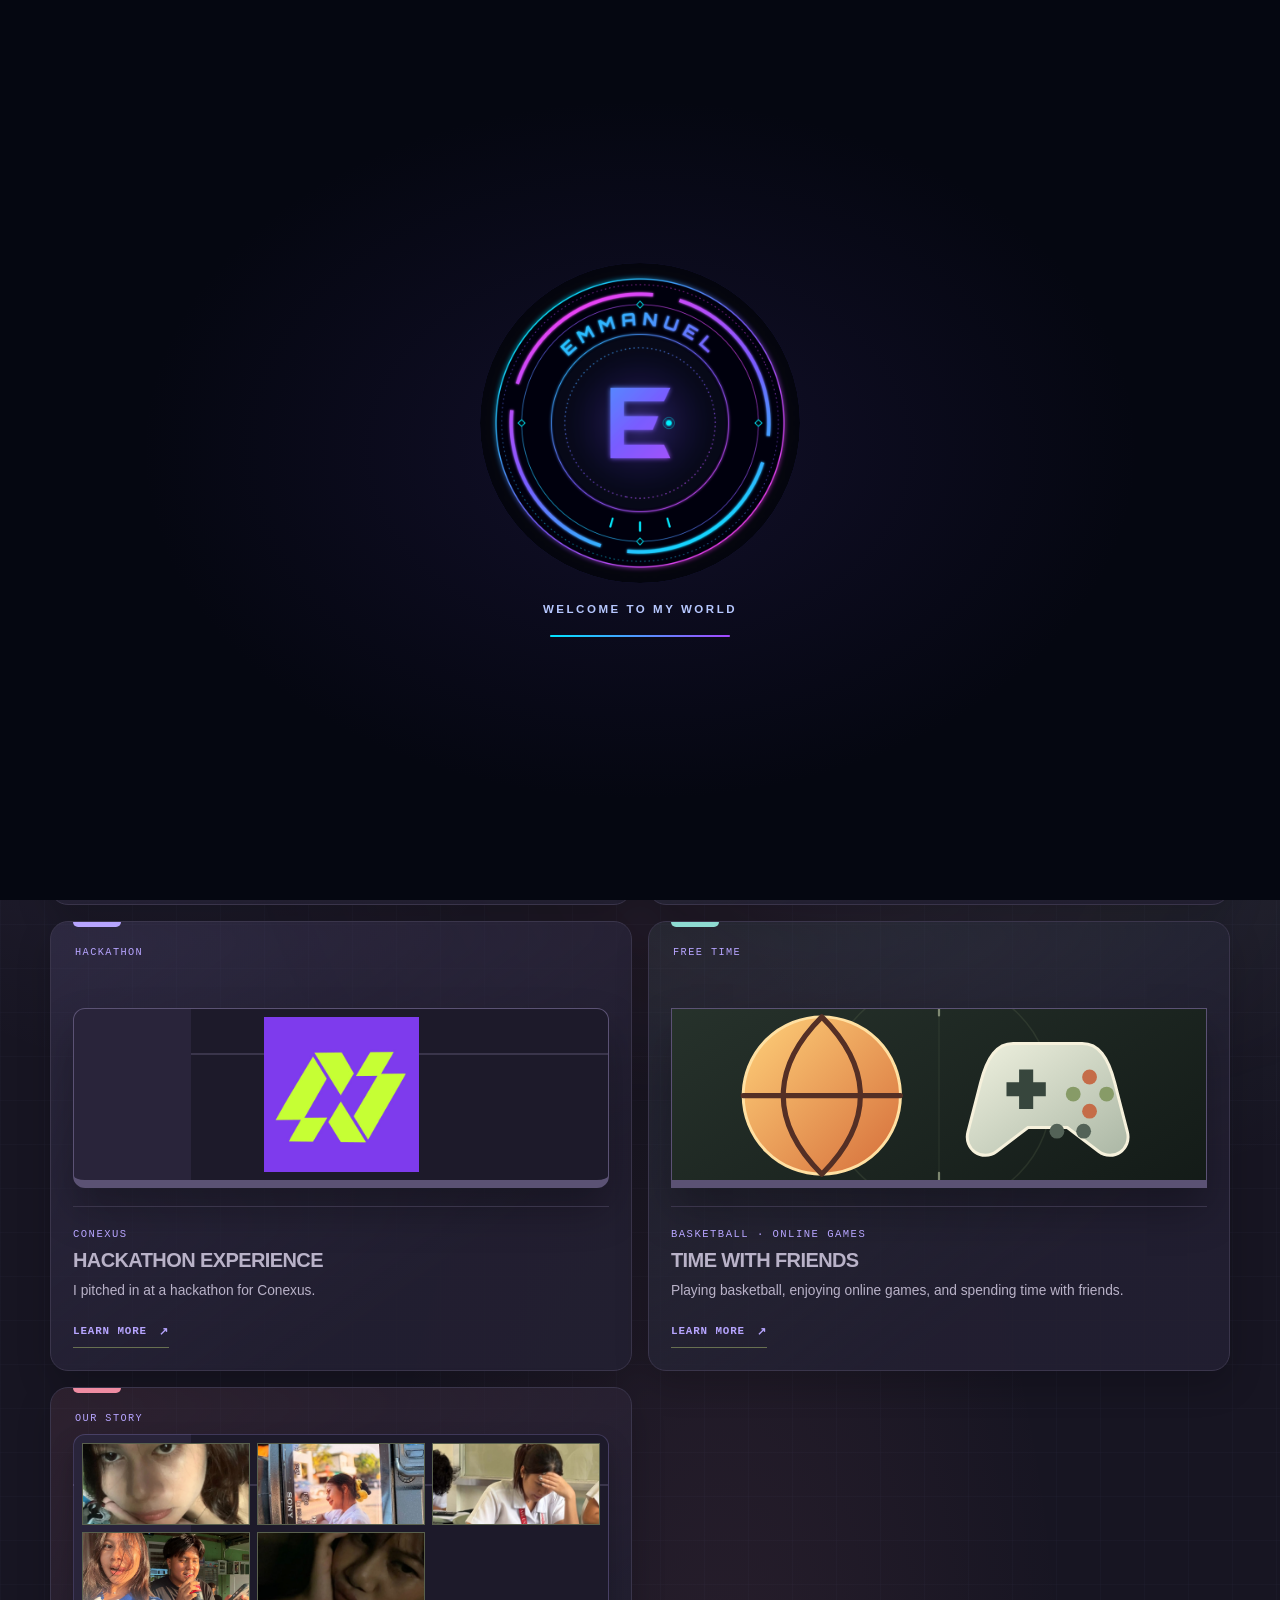
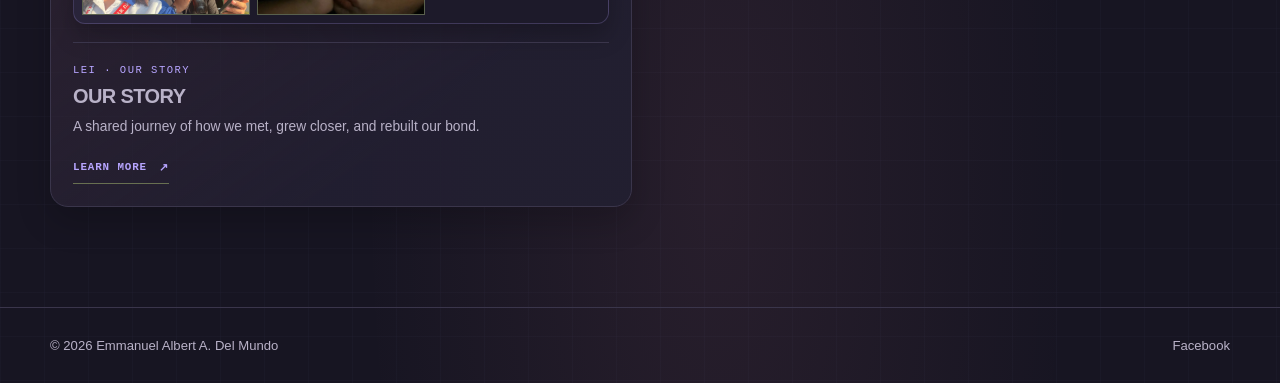
<file: work/index.html>
<!DOCTYPE html>
<html lang="en">
<head>
  <meta charset="UTF-8">
  <meta name="viewport" content="width=device-width, initial-scale=1.0">
  <meta name="description" content="Personal highlights and interests of Emmanuel Albert A. Del Mundo">
  <meta name="theme-color" content="#171522">
  <meta property="og:title" content="My World | Emmanuel Albert A. Del Mundo">
  <meta property="og:description" content="Explore Emmanuel's communities, experiences, interests, and personal story.">
  <meta property="og:type" content="website">
  <meta property="og:image" content="https://nin-010808.github.io/portfolio/images/emmanuel.png">
  <meta property="og:url" content="https://nin-010808.github.io/portfolio/work/">
  <title>My World | Emmanuel Albert A. Del Mundo</title>
  <script>
    const savedTheme = localStorage.getItem("portfolio-theme");
    document.documentElement.dataset.theme = savedTheme === "light" ? "light" : "dark";
    document.documentElement.classList.add("intro-loader-enabled");
  </script>
  <link rel="stylesheet" href="../css/intro-loader.css">
  <style>
    :root {
      --ink: #f2eefb;
      --muted: #b9b2c8;
      --paper: #171522;
      --panel: #221f31;
      --accent: #b7a5ff;
      --line: #3a354b;
    }

    * { box-sizing: border-box; }
    body {
      margin: 0;
      color: var(--ink);
      background:
        linear-gradient(rgba(195, 209, 122, 0.025) 1px, transparent 1px),
        linear-gradient(90deg, rgba(195, 209, 122, 0.025) 1px, transparent 1px),
        var(--paper);
      background-size: 44px 44px;
      font-family: "Segoe UI", Arial, sans-serif;
    }
    a { color: inherit; text-decoration: none; }
    .container { width: min(1180px, calc(100% - 48px)); margin: 0 auto; }
    header {
      position: sticky;
      top: 0;
      z-index: 2;
      border-bottom: 1px solid var(--line);
      background: rgba(17, 20, 18, 0.92);
      backdrop-filter: blur(12px);
    }
    nav { min-height: 72px; display: flex; align-items: center; justify-content: space-between; gap: 20px; }
    .logo { font-size: 1rem; font-weight: 800; letter-spacing: 0.02em; text-transform: uppercase; }
    .logo span { color: var(--accent); }
    .nav-links { display: flex; align-items: center; gap: clamp(10px, 3vw, 28px); font-size: 0.75rem; font-weight: 700; letter-spacing: 0.08em; text-transform: uppercase; }
    .nav-links a:hover, .nav-links [aria-current="page"] { color: var(--accent); }
    .nav-links [aria-current="page"] { border-bottom: 2px solid var(--accent); padding: 8px 0; }
    .nav-contact { padding: 9px 12px; border: 1px solid #59604d; border-radius: 3px; color: var(--ink); background: transparent; font: inherit; letter-spacing: inherit; text-transform: inherit; cursor: pointer; }
    .nav-contact:hover { border-color: var(--accent); color: var(--accent); }
    .nav-theme {
      display: grid;
      width: 38px;
      height: 38px;
      flex: 0 0 38px;
      place-items: center;
      border: 1px solid #59604d;
      border-radius: 3px;
      color: var(--ink);
      background: transparent;
      font-size: 1rem;
      cursor: pointer;
    }
    .nav-theme:hover, .nav-theme:focus-visible { border-color: var(--accent); color: var(--accent); }
    .page { padding-top: 82px; padding-bottom: 100px; }
    .eyebrow, .project-kind, .project-label, .dialog-label {
      color: var(--accent);
      font: 0.7rem Consolas, "Courier New", monospace;
      letter-spacing: 0.14em;
      text-transform: uppercase;
    }
    .eyebrow { display: flex; align-items: center; gap: 10px; }
    .eyebrow::before { content: ""; width: 22px; height: 2px; background: var(--accent); }
    h1 { margin: 16px 0; font-size: clamp(3rem, 8vw, 6.5rem); line-height: 0.9; letter-spacing: -0.07em; text-transform: uppercase; }
    .intro { max-width: 600px; margin: 0 0 42px; color: var(--muted); line-height: 1.7; }
    .projects-grid { display: grid; grid-template-columns: repeat(2, minmax(0, 1fr)); gap: 16px; }
    .world-controls {
      display: flex;
      justify-content: space-between;
      align-items: center;
      gap: 16px;
      margin: 0 0 18px;
    }
    .world-filters {
      display: flex;
      flex-wrap: wrap;
      gap: 8px;
    }
    .world-filter {
      min-height: 38px;
      padding: 8px 12px;
      border: 1px solid #59604d;
      border-radius: 999px;
      color: #cfd2c8;
      background: transparent;
      font: 700 0.68rem Consolas, "Courier New", monospace;
      letter-spacing: 0.06em;
      text-transform: uppercase;
      cursor: pointer;
    }
    .world-filter:hover,
    .world-filter[aria-pressed="true"] {
      border-color: var(--accent);
      color: var(--accent);
    }
    .world-count {
      color: var(--muted);
      font: 0.68rem Consolas, "Courier New", monospace;
      letter-spacing: 0.08em;
      text-transform: uppercase;
    }
    .project-card[hidden] { display: none; }
    .project-card {
      min-height: 390px;
      position: relative;
      display: flex;
      flex-direction: column;
      justify-content: flex-end;
      overflow: hidden;
      padding: 22px;
      border: 1px solid #3c433d;
      background: var(--panel);
      transition: transform 220ms ease, border-color 220ms ease, box-shadow 220ms ease;
    }
    @media (hover: hover) {
      .project-card:hover {
        transform: translateY(-4px);
        border-color: var(--accent);
        box-shadow: 0 16px 38px rgba(0, 0, 0, 0.2);
      }
      .project-card:hover .logo-preview img,
      .project-card:hover .free-time-visual img {
        transform: scale(1.035);
      }
    }
    .logo-preview img,
    .free-time-visual img { transition: transform 280ms ease; }
    .project-card.logo-card { min-height: 450px; }
    .project-label { position: absolute; top: 24px; left: 24px; color: #aeb39d; font-size: 0.64rem; }
    .mockup {
      position: absolute;
      top: 52px;
      right: 7%;
      width: 78%;
      height: 230px;
      border: 1px solid #737b6c;
      border-bottom-width: 8px;
      background:
        linear-gradient(90deg, #242a25 0 22%, transparent 22%),
        linear-gradient(0deg, transparent 0 73%, #353d34 73% 74%, transparent 74%),
        linear-gradient(135deg, var(--accent) 0 1px, transparent 1px 18px),
        #171b18;
      background-size: auto, auto, 19px 19px, auto;
      transform: rotate(-3deg);
      box-shadow: 0 22px 40px rgba(0, 0, 0, 0.28);
    }
    .logo-preview {
      display: grid;
      place-items: center;
      position: relative;
      top: auto;
      right: auto;
      width: 100%;
      height: 180px;
      flex: 0 0 180px;
      margin-top: 34px;
      margin-bottom: 18px;
      transform: none;
      overflow: hidden;
      background: #111412;
    }
    .free-time-visual {
      position: relative;
      top: auto;
      right: auto;
      width: 100%;
      height: 180px;
      flex: 0 0 180px;
      margin: 34px 0 18px;
      transform: none;
    }
    .logo-preview img {
      position: absolute;
      inset: 0;
      display: block;
      width: 100%;
      height: 100%;
      padding: 8px;
      object-fit: contain;
    }
    .lei-photo-gallery {
      position: relative;
      top: auto;
      right: auto;
      width: 100%;
      height: 190px;
      flex: 0 0 190px;
      margin-top: 24px;
      margin-bottom: 18px;
      display: grid;
      grid-template-columns: repeat(3, minmax(0, 1fr));
      grid-template-rows: repeat(2, minmax(0, 1fr));
      gap: 7px;
      padding: 8px;
      overflow: hidden;
      background: #171b18;
      transform: none;
    }
    .lei-photo-gallery img {
      display: block;
      width: 100%;
      height: 100%;
      min-height: 0;
      border: 1px solid #59604d;
      object-fit: cover;
    }
    .lei-photo-gallery img:last-child {
      grid-column: 2;
    }
    .free-time-visual img {
      display: block;
      width: 100%;
      height: 100%;
      object-fit: cover;
    }
    .project-info { position: relative; z-index: 1; padding-top: 16px; border-top: 1px solid #414840; }
    .project-kind { font-size: 0.66rem; }
    h2 { margin: 8px 0; font-size: 1.25rem; letter-spacing: -0.03em; text-transform: uppercase; }
    .project-info p { margin: 0; color: var(--muted); font-size: 0.86rem; line-height: 1.6; }
    .project-open {
      display: inline-flex;
      align-items: center;
      gap: 12px;
      margin-top: 14px;
      padding: 9px 0;
      border: 0;
      border-bottom: 1px solid #687051;
      color: var(--accent);
      background: transparent;
      font: 700 0.68rem Consolas, "Courier New", monospace;
      letter-spacing: 0.08em;
      text-transform: uppercase;
      cursor: pointer;
    }
    .project-open:focus-visible, .dialog-close:focus-visible { outline: 2px solid var(--accent); outline-offset: 4px; }
    .project-dialog {
      width: min(620px, calc(100% - 32px));
      max-height: 80vh;
      padding: 0;
      overflow: auto;
      border: 1px solid #59604d;
      border-radius: 4px;
      color: var(--ink);
      background: #171b18;
      box-shadow: 0 28px 90px rgba(0, 0, 0, 0.55);
    }
    .project-dialog::backdrop { background: rgba(5, 7, 6, 0.82); backdrop-filter: blur(5px); }
    .dialog-content { padding: clamp(24px, 6vw, 42px); }
    .dialog-topline { display: flex; align-items: center; justify-content: space-between; gap: 16px; padding-bottom: 18px; border-bottom: 1px solid var(--line); }
    .dialog-label { color: var(--accent); }
    .dialog-close { width: 38px; height: 38px; border: 1px solid #59604d; border-radius: 3px; color: var(--ink); background: transparent; font-size: 1.2rem; cursor: pointer; }
    .project-dialog h2 { margin: 28px 0 14px; font-size: clamp(2rem, 8vw, 3.5rem); }
    .project-dialog p { margin: 0; color: #b7bab2; line-height: 1.75; }
    .dialog-tabs {
      display: flex;
      gap: 8px;
      margin: 28px 0 18px;
      border-bottom: 1px solid var(--line);
    }
    .dialog-tab {
      margin-bottom: -1px;
      padding: 11px 4px;
      border: 0;
      border-bottom: 2px solid transparent;
      color: var(--muted);
      background: transparent;
      font: 700 0.68rem Consolas, monospace;
      letter-spacing: 0.08em;
      text-transform: uppercase;
      cursor: pointer;
    }
    .dialog-tab[aria-selected="true"] {
      border-bottom-color: var(--accent);
      color: var(--accent);
    }
    .dialog-panel { min-height: 150px; }
    .dialog-panel[hidden] { display: none; }
    .dialog-panel p + p { margin-top: 14px; }
    .dialog-gallery {
      margin-top: 28px;
      padding-top: 22px;
      border-top: 1px solid var(--line);
    }
    .dialog-gallery[hidden] { display: none; }
    .dialog-gallery h3 { margin: 8px 0 16px; font-size: 1.15rem; }
    .dialog-gallery-grid {
      display: grid;
      grid-template-columns: repeat(3, minmax(0, 1fr));
      gap: 10px;
    }
    .dialog-gallery-grid figure {
      min-width: 0;
      margin: 0;
      aspect-ratio: 4 / 5;
      overflow: hidden;
      border: 1px solid var(--line);
      border-radius: 3px;
      background: #111412;
    }
    .dialog-gallery-grid img {
      display: block;
      width: 100%;
      height: 100%;
      object-fit: cover;
    }
    .dialog-tags {
      display: flex;
      flex-wrap: wrap;
      gap: 8px;
      margin: 24px 0 0;
      padding: 18px 0 0;
      border-top: 1px solid var(--line);
      list-style: none;
    }
    .dialog-tags li {
      padding: 7px 10px;
      border: 1px solid #4b5347;
      color: #cfd2c8;
      font: 0.68rem Consolas, monospace;
    }
    .contact-details { display: grid; gap: 12px; margin-top: 24px; }
    .contact-details a { display: grid; gap: 6px; padding: 15px 16px; border: 1px solid #414840; color: var(--ink); }
    .contact-details a:hover { border-color: var(--accent); }
    .contact-details span { color: var(--accent); font: 0.68rem Consolas, monospace; letter-spacing: 0.12em; text-transform: uppercase; }
    footer { padding: 30px 0; border-top: 1px solid var(--line); color: #888d84; font-size: 0.82rem; }
    .footer-row { display: flex; justify-content: space-between; gap: 18px; flex-wrap: wrap; }
    .footer-row a:hover { color: var(--accent); }
    .scroll-reveal {
      opacity: 0;
      transform: translateY(18px);
      transition: opacity 600ms ease, transform 600ms cubic-bezier(0.2, 0.65, 0.3, 1);
    }
    .scroll-reveal.is-revealed { opacity: 1; transform: translateY(0); }
    @media (prefers-reduced-motion: reduce) {
      .project-card { transition: none; }
      .project-card:hover { transform: none; }
      .project-card:hover .logo-preview img,
      .project-card:hover .free-time-visual img { transform: none; }
      .logo-preview img,
      .free-time-visual img,
      .scroll-reveal { opacity: 1; transform: none; }
    }
    :root[data-theme="light"] {
      --ink: #202840;
      --muted: #5f6b7e;
      --paper: #fff8ed;
      --panel: #fffefa;
      --accent: #5b5bcf;
      --line: #eadfce;
    }
    :root[data-theme="light"] body {
      background:
        radial-gradient(ellipse at 9% 12%, rgba(242, 189, 82, 0.26), transparent 25%),
        radial-gradient(ellipse at 91% 24%, rgba(233, 130, 145, 0.21), transparent 26%),
        radial-gradient(ellipse at 14% 82%, rgba(56, 183, 163, 0.18), transparent 28%),
        radial-gradient(ellipse at 84% 78%, rgba(142, 124, 218, 0.18), transparent 25%),
        linear-gradient(125deg, #fff1d2 0%, #fff8ed 43%, #f2eeff 76%, #eaf8f1 100%),
        linear-gradient(rgba(91, 91, 207, 0.025) 1px, transparent 1px),
        linear-gradient(90deg, rgba(91, 91, 207, 0.025) 1px, transparent 1px),
        var(--paper);
      background-size: auto, auto, auto, auto, auto, 44px 44px, 44px 44px, auto;
    }
    :root[data-theme="light"] header {
      background: rgba(255, 248, 237, 0.9);
      box-shadow: 0 8px 26px rgba(66, 57, 91, 0.07);
    }
    :root[data-theme="light"] .nav-contact,
    :root[data-theme="light"] .nav-theme,
    :root[data-theme="light"] .world-filter { border-radius: 999px; }
    :root[data-theme="light"] .project-card {
      border-radius: 18px;
      box-shadow: 0 14px 34px rgba(62, 57, 89, 0.08);
    }
    :root[data-theme="light"] .project-card:nth-child(5n + 1) { background: linear-gradient(145deg, #ffe9b8, #fff8e6 72%); }
    :root[data-theme="light"] .project-card:nth-child(5n + 2) { background: linear-gradient(145deg, #dceaff, #f3f7ff 72%); }
    :root[data-theme="light"] .project-card:nth-child(5n + 3) { background: linear-gradient(145deg, #e8e3ff, #f6f3ff 72%); }
    :root[data-theme="light"] .project-card:nth-child(5n + 4) { background: linear-gradient(145deg, #def2e8, #f3faf5 72%); }
    :root[data-theme="light"] .project-card:nth-child(5n + 5) { background: linear-gradient(145deg, #f6e1ef, #fff3f7 72%); }
    :root[data-theme="light"] .project-card::before {
      content: "";
      position: absolute;
      top: 0;
      left: 22px;
      width: 48px;
      height: 5px;
      border-radius: 0 0 5px 5px;
      background: var(--card-accent, var(--accent));
    }
    :root[data-theme="light"] .project-card:nth-child(5n + 1) { --card-accent: #e8aa36; }
    :root[data-theme="light"] .project-card:nth-child(5n + 2) { --card-accent: #5584d9; }
    :root[data-theme="light"] .project-card:nth-child(5n + 3) { --card-accent: #8e7cda; }
    :root[data-theme="light"] .project-card:nth-child(5n + 4) { --card-accent: #4aab88; }
    :root[data-theme="light"] .project-card:nth-child(5n + 5) { --card-accent: #d66e86; }
    :root[data-theme="light"] .logo-preview {
      border-radius: 12px;
      background: linear-gradient(145deg, #fffefa, #f4edff);
      box-shadow: inset 0 0 0 1px rgba(255, 255, 255, 0.8);
    }
    :root[data-theme="light"] .lei-photo-gallery {
      border: 1px solid rgba(91, 91, 207, 0.16);
      border-radius: 12px;
      box-shadow: 0 12px 24px rgba(48, 48, 78, 0.14);
    }
    :root[data-theme="light"] .project-info {
      border-color: rgba(91, 91, 207, 0.16);
    }
    :root[data-theme="light"] .project-open {
      padding: 8px 12px;
      border: 1px solid rgba(91, 91, 207, 0.2);
      border-radius: 999px;
      background: rgba(255, 254, 250, 0.72);
    }
    :root[data-theme="light"] .project-card:hover {
      border-color: rgba(91, 91, 207, 0.45);
      box-shadow: 0 20px 42px rgba(75, 66, 126, 0.14);
    }
    @media (max-width: 700px) {
      .container { width: min(100% - 28px, 1180px); }
      .page { padding-top: 58px; }
      .projects-grid { grid-template-columns: 1fr; }
      .free-time-visual {
        width: 100%;
        height: auto;
        aspect-ratio: 12 / 7;
        flex-basis: auto;
        margin: 34px 0 18px;
      }
      .lei-photo-gallery {
        height: auto;
        aspect-ratio: 9 / 10;
        flex-basis: auto;
        grid-template-columns: repeat(2, minmax(0, 1fr));
        grid-template-rows: repeat(3, minmax(0, 1fr));
      }
      .lei-photo-gallery img:last-child {
        grid-column: 1 / -1;
        width: calc(50% - 3.5px);
        justify-self: center;
      }
      .dialog-gallery-grid {
        grid-template-columns: repeat(2, minmax(0, 1fr));
        gap: 8px;
      }
      .world-controls { align-items: flex-start; flex-direction: column; }
      .project-card { min-height: 360px; }
      nav { gap: 10px; }
      .nav-links { gap: 6px; font-size: 0.58rem; }
      .nav-contact { padding: 6px; }
      .nav-theme { width: 32px; height: 32px; flex-basis: 32px; }
      .logo { font-size: 0.76rem; }
    }
    :root[data-theme="light"] {
      color-scheme: light;
      --ink: #172033;
      --muted: #667085;
      --paper: #f7f5ef;
      --panel: #ffffff;
      --accent: #3858d6;
      --line: #dfe3ea;
    }
    :root[data-theme="light"] body {
      color: var(--ink);
      background:
        radial-gradient(ellipse at 18% 18%, rgba(56, 88, 214, 0.08), transparent 38%),
        radial-gradient(ellipse at 82% 72%, rgba(85, 199, 211, 0.1), transparent 36%),
        linear-gradient(rgba(56, 88, 214, 0.025) 1px, transparent 1px),
        linear-gradient(90deg, rgba(56, 88, 214, 0.025) 1px, transparent 1px),
        var(--paper);
      background-size: 150% 150%, 150% 150%, 44px 44px, 44px 44px, auto;
    }
    :root[data-theme="light"] header { border-color: var(--line); background: rgba(247, 245, 239, 0.92); }
    :root[data-theme="light"] .nav-contact,
    :root[data-theme="light"] .nav-theme { border-color: #aab2c0; }
    :root[data-theme="light"] .nav-contact:hover,
    :root[data-theme="light"] .nav-theme:hover { border-color: var(--accent); color: var(--accent); }
    :root[data-theme="light"] .world-filter { border-color: #c5ccd8; color: var(--muted); }
    :root[data-theme="light"] .world-filter:hover,
    :root[data-theme="light"] .world-filter[aria-pressed="true"] { border-color: var(--accent); color: var(--accent); }
    :root[data-theme="light"] .project-card { border-color: var(--line); background: rgba(255, 255, 255, 0.82); }
    @media (hover: hover) {
      :root[data-theme="light"] .project-card:hover {
        border-color: rgba(56, 88, 214, 0.42);
        box-shadow: 0 18px 42px rgba(23, 32, 51, 0.1);
      }
    }
    :root[data-theme="light"] .project-label,
    :root[data-theme="light"] .project-kind { color: var(--accent); }
    :root[data-theme="light"] .project-info { border-color: var(--line); }
    :root[data-theme="light"] .project-info p,
    :root[data-theme="light"] .intro,
    :root[data-theme="light"] .world-count,
    :root[data-theme="light"] footer { color: var(--muted); }
    :root[data-theme="light"] .project-open { border-bottom-color: #aab2c0; color: var(--accent); }
    :root[data-theme="light"] .logo-preview { background: #ffffff; }
    :root[data-theme="light"] .mockup { border-color: #c5ccd8; }
    :root[data-theme="light"] .project-dialog,
    :root[data-theme="light"] .contact-dialog {
      border-color: #c5ccd8;
      color: var(--ink);
      background: #ffffff;
      box-shadow: 0 24px 70px rgba(23, 32, 51, 0.18);
    }
    :root[data-theme="light"] .project-dialog::backdrop,
    :root[data-theme="light"] .contact-dialog::backdrop { background: rgba(23, 32, 51, 0.35); }
    :root[data-theme="light"] .project-dialog p { color: var(--muted); }
    :root[data-theme="light"] .dialog-topline,
    :root[data-theme="light"] .dialog-tabs,
    :root[data-theme="light"] .dialog-tags { border-color: var(--line); }
    :root[data-theme="light"] .dialog-close,
    :root[data-theme="light"] .contact-dialog-close { border-color: #aab2c0; color: var(--ink); }
    :root[data-theme="light"] .dialog-tags li,
    :root[data-theme="light"] .contact-details a { border-color: var(--line); color: var(--muted); }

    :root:not([data-theme="light"]) body {
      background:
        radial-gradient(ellipse at 12% 12%, rgba(183, 165, 255, 0.16), transparent 34%),
        radial-gradient(ellipse at 88% 28%, rgba(142, 219, 210, 0.12), transparent 31%),
        radial-gradient(ellipse at 56% 90%, rgba(239, 140, 162, 0.08), transparent 35%),
        linear-gradient(rgba(183, 165, 255, 0.025) 1px, transparent 1px),
        linear-gradient(90deg, rgba(183, 165, 255, 0.025) 1px, transparent 1px),
        var(--paper);
      background-size: auto, auto, auto, 44px 44px, 44px 44px, auto;
    }
    :root:not([data-theme="light"]) header {
      border-color: var(--line);
      background: rgba(23, 21, 34, 0.9);
    }
    :root:not([data-theme="light"]) .nav-contact,
    :root:not([data-theme="light"]) .nav-theme,
    :root:not([data-theme="light"]) .world-filter {
      border-color: var(--line);
      border-radius: 999px;
      background: rgba(34, 31, 49, 0.72);
    }
    :root:not([data-theme="light"]) .nav-contact:hover,
    :root:not([data-theme="light"]) .nav-theme:hover,
    :root:not([data-theme="light"]) .nav-theme:focus-visible {
      border-color: var(--accent);
      color: var(--accent);
    }
    :root:not([data-theme="light"]) .project-card {
      border-color: var(--line);
      border-radius: 18px;
      background: linear-gradient(145deg, rgba(183, 165, 255, 0.1), rgba(34, 31, 49, 0.96) 72%);
      box-shadow: 0 14px 34px rgba(0, 0, 0, 0.2);
    }
    :root:not([data-theme="light"]) .project-card:nth-child(5n + 2) {
      background: linear-gradient(145deg, rgba(142, 219, 210, 0.1), rgba(34, 31, 49, 0.96) 72%);
    }
    :root:not([data-theme="light"]) .project-card:nth-child(5n + 3) {
      background: linear-gradient(145deg, rgba(183, 165, 255, 0.12), rgba(34, 31, 49, 0.96) 72%);
    }
    :root:not([data-theme="light"]) .project-card:nth-child(5n + 4) {
      background: linear-gradient(145deg, rgba(142, 219, 210, 0.08), rgba(34, 31, 49, 0.96) 72%);
    }
    :root:not([data-theme="light"]) .project-card:nth-child(5n + 5) {
      background: linear-gradient(145deg, rgba(239, 140, 162, 0.1), rgba(34, 31, 49, 0.96) 72%);
    }
    :root:not([data-theme="light"]) .project-card::before {
      content: "";
      position: absolute;
      top: 0;
      left: 22px;
      width: 48px;
      height: 5px;
      border-radius: 0 0 5px 5px;
      background: var(--card-accent, var(--accent));
    }
    :root:not([data-theme="light"]) .project-card:nth-child(5n + 1) { --card-accent: #f2c983; }
    :root:not([data-theme="light"]) .project-card:nth-child(5n + 2) { --card-accent: #8edbd2; }
    :root:not([data-theme="light"]) .project-card:nth-child(5n + 3) { --card-accent: #b7a5ff; }
    :root:not([data-theme="light"]) .project-card:nth-child(5n + 4) { --card-accent: #8edbd2; }
    :root:not([data-theme="light"]) .project-card:nth-child(5n + 5) { --card-accent: #ef8ca2; }
    :root:not([data-theme="light"]) .project-label,
    :root:not([data-theme="light"]) .project-kind { color: var(--accent); }
    :root:not([data-theme="light"]) .project-info,
    :root:not([data-theme="light"]) .project-info p,
    :root:not([data-theme="light"]) .intro,
    :root:not([data-theme="light"]) .world-count,
    :root:not([data-theme="light"]) footer { color: var(--muted); border-color: var(--line); }
    :root:not([data-theme="light"]) .logo-preview {
      border-radius: 12px;
      background: linear-gradient(145deg, #29243a, #1d1a2a);
    }
    :root:not([data-theme="light"]) .mockup {
      border-color: #5b5274;
      background:
        linear-gradient(90deg, #29243a 0 22%, transparent 22%),
        linear-gradient(0deg, transparent 0 73%, #3a354b 73% 74%, transparent 74%),
        linear-gradient(135deg, var(--accent) 0 1px, transparent 1px 18px),
        #1d1a2a;
    }
    :root:not([data-theme="light"]) .lei-photo-gallery {
      border: 1px solid rgba(183, 165, 255, 0.22);
      border-radius: 12px;
      box-shadow: 0 12px 24px rgba(0, 0, 0, 0.24);
    }
    :root:not([data-theme="light"]) .project-card:hover {
      border-color: rgba(183, 165, 255, 0.58);
      box-shadow: 0 20px 42px rgba(0, 0, 0, 0.3);
    }

    :root:not([data-theme="light"]) {
      --aurora-one: rgba(183, 165, 255, 0.13);
      --aurora-two: rgba(142, 219, 210, 0.1);
      --aurora-three: rgba(239, 140, 162, 0.08);
    }
    :root[data-theme="light"] {
      --aurora-one: rgba(242, 189, 82, 0.18);
      --aurora-two: rgba(233, 130, 145, 0.14);
      --aurora-three: rgba(56, 183, 163, 0.12);
    }
    body { position: relative; isolation: isolate; }
    body::before {
      content: "";
      position: fixed;
      z-index: -1;
      inset: -18%;
      background:
        radial-gradient(ellipse at 18% 28%, var(--aurora-one), transparent 38%),
        radial-gradient(ellipse at 78% 24%, var(--aurora-two), transparent 36%),
        radial-gradient(ellipse at 62% 78%, var(--aurora-three), transparent 40%);
      filter: blur(42px);
      opacity: 0.82;
      transform: translate3d(-1.5%, -1%, 0) scale(1.02);
      animation: aurora-drift 32s ease-in-out infinite alternate;
      pointer-events: none;
    }
    @keyframes aurora-drift {
      to { transform: translate3d(1.5%, 1%, 0) scale(1.08); }
    }
    @media (prefers-reduced-motion: reduce) {
      body::before { animation: none; transform: none; }
    }
  </style>
</head>
<body>
  <div class="intro-loader" id="intro-loader" role="status" aria-label="Loading My World">
    <img class="intro-loader__coin" src="../images/logos/emmanuel-coin.png" alt="">
    <span class="intro-loader__label" aria-hidden="true">WELCOME TO MY WORLD</span>
    <span class="intro-loader__track" aria-hidden="true"><span></span></span>
  </div>
  <header>
    <nav class="container" aria-label="Main navigation">
      <a class="logo" href="../index.html#home">My Portfolio<span>.</span></a>
      <div class="nav-links">
        <a href="index.html" aria-current="page">My world</a>
        <a href="../capabilities/index.html">Interests</a>
        <a href="../index.html#home">Home</a>
        <button class="nav-theme" id="theme-toggle" type="button" aria-label="Switch to light mode" aria-pressed="false" title="Switch to light mode"><span id="theme-icon" aria-hidden="true">☾</span></button>
        <button class="nav-contact" type="button" data-open-contact aria-haspopup="dialog">Contact me</button>
      </div>
    </nav>
  </header>

  <main class="container page">
    <p class="eyebrow">Personal highlights</p>
    <h1>Things I'm part of</h1>
    <p class="intro">A deeper look at the communities, experiences, and personal moments that help shape who I am. Filter my world or open a field note to explore it.</p>

    <div class="world-controls">
      <div class="world-filters" role="group" aria-label="Filter my world">
        <button class="world-filter" type="button" data-filter="all" aria-pressed="true">All</button>
        <button class="world-filter" type="button" data-filter="community" aria-pressed="false">Community</button>
        <button class="world-filter" type="button" data-filter="experience" aria-pressed="false">Experience</button>
        <button class="world-filter" type="button" data-filter="life" aria-pressed="false">Life</button>
      </div>
      <span class="world-count" id="world-count">5 stories</span>
    </div>

    <div class="projects-grid">
      <article class="project-card logo-card" data-category="community">
        <span class="project-label">COMMUNITY</span>
        <div class="mockup logo-preview" aria-hidden="true">
          <img src="../images/logos/maba.jpg" alt="" loading="lazy" decoding="async">
        </div>
        <div class="project-info">
          <span class="project-kind">KABATAANG MABA</span>
          <h2>Helping our community</h2>
          <p>A youth group focused on helping kids in our barangay.</p>
          <button class="project-open" type="button" data-project="maba" aria-haspopup="dialog">Learn more <span aria-hidden="true">↗</span></button>
        </div>
      </article>
      <article class="project-card logo-card" data-category="community">
        <span class="project-label">COMMUNITY</span>
        <div class="mockup logo-preview" aria-hidden="true">
          <img src="../images/logos/orvion.jpg" alt="" loading="lazy" decoding="async">
        </div>
        <div class="project-info">
          <span class="project-kind">ORVION</span>
          <h2>A community I'm part of</h2>
          <p>One of the communities I’m glad to be part of.</p>
          <button class="project-open" type="button" data-project="orvion" aria-haspopup="dialog">Learn more <span aria-hidden="true">↗</span></button>
        </div>
      </article>
      <article class="project-card logo-card" data-category="experience">
        <span class="project-label">HACKATHON</span>
        <div class="mockup logo-preview" aria-hidden="true">
          <img src="../images/logos/conexus.jpg" alt="" loading="lazy" decoding="async">
        </div>
        <div class="project-info">
          <span class="project-kind">CONEXUS</span>
          <h2>Hackathon experience</h2>
          <p>I pitched in at a hackathon for Conexus.</p>
          <button class="project-open" type="button" data-project="conexus" aria-haspopup="dialog">Learn more <span aria-hidden="true">↗</span></button>
        </div>
      </article>
      <article class="project-card" data-category="life">
        <span class="project-label">FREE TIME</span>
        <div class="mockup free-time-visual" aria-hidden="true">
          <img src="../images/free-time.svg" alt="" loading="lazy" decoding="async">
        </div>
        <div class="project-info">
          <span class="project-kind">BASKETBALL · ONLINE GAMES</span>
          <h2>Time with friends</h2>
          <p>Playing basketball, enjoying online games, and spending time with friends.</p>
          <button class="project-open" type="button" data-project="friends" aria-haspopup="dialog">Learn more <span aria-hidden="true">↗</span></button>
        </div>
      </article>
      <article class="project-card" data-category="life">
        <span class="project-label">OUR STORY</span>
        <div class="mockup lei-photo-gallery" role="group" aria-label="Photo preview from our story with Lei">
          <img src="../images/lei/lei-01.jpg" alt="Close-up portrait of Lei" loading="lazy" decoding="async">
          <img src="../images/lei/lei-02.jpg" alt="Lei shown on a digital camera screen" loading="lazy" decoding="async">
          <img src="../images/lei/lei-03.jpg" alt="Lei working at a classroom desk" loading="lazy" decoding="async">
          <img src="../images/lei/lei-04.jpg" alt="Lei pictured with a friend" loading="lazy" decoding="async">
          <img src="../images/lei/lei-05.jpg" alt="Close-up low-light portrait of Lei" loading="lazy" decoding="async">
        </div>
        <div class="project-info">
          <span class="project-kind">LEI · OUR STORY</span>
          <h2>Our story</h2>
          <p>A shared journey of how we met, grew closer, and rebuilt our bond.</p>
          <button class="project-open" type="button" data-project="lei" aria-haspopup="dialog">Learn more <span aria-hidden="true">↗</span></button>
        </div>
      </article>
    </div>
  </main>

  <dialog class="project-dialog" id="project-dialog" aria-labelledby="dialog-title">
    <div class="dialog-content">
      <div class="dialog-topline">
        <span class="dialog-label">PERSONAL HIGHLIGHT</span>
        <button class="dialog-close" type="button" aria-label="Close project details">×</button>
      </div>
      <h2 id="dialog-title"></h2>
      <p id="dialog-summary"></p>
      <div class="dialog-tabs" role="tablist" aria-label="Story sections">
        <button class="dialog-tab" id="story-tab" type="button" role="tab" aria-selected="true" aria-controls="story-panel" data-dialog-tab="story">My story</button>
        <button class="dialog-tab" id="role-tab" type="button" role="tab" aria-selected="false" aria-controls="role-panel" data-dialog-tab="role">My role</button>
        <button class="dialog-tab" id="meaning-tab" type="button" role="tab" aria-selected="false" aria-controls="meaning-panel" data-dialog-tab="meaning">What it means</button>
      </div>
      <div class="dialog-panel" id="story-panel" role="tabpanel" aria-labelledby="story-tab" data-dialog-panel="story"></div>
      <div class="dialog-panel" id="role-panel" role="tabpanel" aria-labelledby="role-tab" data-dialog-panel="role" hidden></div>
      <div class="dialog-panel" id="meaning-panel" role="tabpanel" aria-labelledby="meaning-tab" data-dialog-panel="meaning" hidden></div>
      <section class="dialog-gallery" id="lei-gallery" aria-labelledby="lei-gallery-title" hidden>
        <span class="dialog-label">PHOTO GALLERY</span>
        <h3 id="lei-gallery-title">Moments from our story</h3>
        <div class="dialog-gallery-grid" id="lei-gallery-grid"></div>
      </section>
      <ul class="dialog-tags" id="dialog-tags" aria-label="Themes"></ul>
    </div>
  </dialog>

  <footer>
    <div class="container footer-row">
      <span>&copy; <span id="year"></span> Emmanuel Albert A. Del Mundo</span>
      <span><a href="https://www.facebook.com/emmanuelalbert.delmundo.5">Facebook</a></span>
    </div>
  </footer>

  <dialog class="project-dialog" id="contact-dialog" aria-labelledby="contact-dialog-title">
    <div class="dialog-content">
      <div class="dialog-topline">
        <span class="dialog-label">GET IN TOUCH</span>
        <button class="dialog-close" type="button" id="contact-close" aria-label="Close contact details">×</button>
      </div>
      <h2 id="contact-dialog-title">Contact me</h2>
      <div class="contact-details">
        <a href="mailto:emmanueldelmundoedm08@gmail.com"><span>Email</span>emmanueldelmundoedm08@gmail.com</a>
        <a href="tel:+639614195134"><span>Phone</span>09614195134</a>
      </div>
    </div>
  </dialog>

  <script src="../js/intro-loader.js"></script>
  <script>
    document.getElementById("year").textContent = new Date().getFullYear();

    const projectDetails = {
      maba: {
        title: "Kabataang MABA",
        summary: "I'm part of Kabataang MABA, a group focused on helping kids in our barangay.",
        story: [
          "Kabataang MABA is part of the community life I value most. It brings young people together around a simple purpose: showing up for children in our barangay.",
          "For me, community involvement is not only about attending or completing an activity. It is about building a habit of care, responsibility, and helping where help is needed."
        ],
        role: [
          "I take part as a youth member and contribute to the group through the activities and responsibilities that the community organizes.",
          "Being part of a team has taught me to listen, cooperate, and understand that meaningful work often happens through small, consistent actions."
        ],
        meaning: [
          "Kabataang MABA reflects one of the values I hold most strongly: people should take care of the people around them.",
          "It is a reminder that growth is not limited to school or personal achievements. It can also mean becoming someone more dependable in the community."
        ],
        tags: ["Community", "Youth", "Barangay", "Service"]
      },
      orvion: {
        title: "Orvion",
        summary: "I'm part of Orvion and glad to be connected with the community.",
        story: [
          "Orvion is another community that has a place in my life. It connects me with people, shared interests, and experiences beyond my everyday routine.",
          "I have not written every detail of this experience publicly yet, but it remains an important part of the network of communities that shape how I learn and spend my time."
        ],
        role: [
          "I participate as a member and stay connected with the people and activities of the community.",
          "What matters to me is the sense of belonging and the chance to contribute, exchange ideas, and grow alongside others."
        ],
        meaning: [
          "Orvion represents the value of finding people who share your interests while still allowing you to become your own person.",
          "A good community can create a sense of direction without asking everyone to follow the exact same path."
        ],
        tags: ["Community", "Connection", "Shared interests"]
      },
      conexus: {
        title: "Conexus Hackathon",
        summary: "I pitched in at a hackathon for Conexus.",
        story: [
          "The Conexus hackathon gave me the chance to take part in a fast-moving environment where ideas, collaboration, and problem-solving come together.",
          "I contributed by pitching in with the team and learning from the experience of turning a concept into something that could be presented and discussed."
        ],
        role: [
          "I supported the group during the hackathon and took part in sharing ideas and preparing for the experience.",
          "It strengthened my appreciation for teamwork, especially when people with different strengths need to coordinate within limited time."
        ],
        meaning: [
          "The experience matters because it showed me that participation is an important step toward confidence.",
          "You do not need to know every answer before you begin. You can learn by joining the work, testing ideas, accepting feedback, and improving as you go."
        ],
        tags: ["Hackathon", "Teamwork", "Pitching", "Learning"]
      },
      lei: {
        title: "My story with Lei",
        summary: "A shared journey of how we met, grew closer, worked through a difficult season, and rebuilt our bond.",
        storyLabel: "Our story",
        roleLabel: "Our journey",
        meaningLabel: "What we learned",
        story: [
          "During the first week of school, I noticed Lei before I knew her name. I admired her from afar and hoped we would eventually meet.",
          "We properly crossed paths at Siklaban practice. Lei came over to excuse one of our groupmates, and that was when I finally learned her name. Later that day, we sang together while I played the guitar.",
          "Our bond grew after Lei messaged me first on Instagram. We spent a lot of time bonding and getting to know each other, and eventually I confessed how I felt.",
          "Like any relationship, ours had ups and downs. A major problem caused us to distance ourselves, but I reached out so we could talk and find closure. That conversation helped us rebuild what had almost broken.",
          "Our story is more than how it began for me; it is the time, care, difficult conversations, and effort we shared along the way."
        ],
        role: [
          "Lei took the first step by messaging me, and I opened up about my feelings later. We grew closer through the time we spent together, including singing during Siklaban practice.",
          "When a serious problem created distance, I reached out. We talked and found closure, and that conversation became a shared step toward rebuilding our connection."
        ],
        meaning: [
          "Our relationship reminds us that closeness grows through time, honest conversations, patience, and care.",
          "A difficult chapter did not erase what we had shared. Talking helped us understand one another and begin rebuilding."
        ],
        gallery: Array.from({ length: 17 }, (_, index) => {
          const number = String(index + 1).padStart(2, "0");
          return {
            src: `../images/lei/our-story-${number}.jpg`,
            alt: `Photo ${index + 1} from our story with Lei`
          };
        }),
        tags: ["Our story", "Connection", "Growth", "Reconciliation"]
      },
      friends: {
        title: "Things I enjoy",
        summary: "I enjoy playing basketball, online games, and spending time with friends.",
        story: [
          "My free time is important because it gives me room to reset. Basketball, online games, and time with friends help balance school, responsibilities, and personal goals.",
          "Some moments are active and competitive, while others are simply relaxed conversations and shared laughter. Both kinds of time help me feel present and connected."
        ],
        role: [
          "I enjoy being a teammate in basketball and a participant in games or get-togethers with friends.",
          "These hobbies are also where I practice communication, patience, and being a good person to the people around me."
        ],
        meaning: [
          "Rest is not separate from growth. Time spent doing something enjoyable can restore motivation and create a healthier pace.",
          "My relationships and hobbies remind me that progress is easier when life has people, movement, fun, and moments worth remembering."
        ],
        tags: ["Basketball", "Online games", "Friends", "Balance"]
      }
    };
    const projectDialog = document.getElementById("project-dialog");

    function openProject(projectName) {
      const project = projectDetails[projectName];
      if (!project) return;
      document.getElementById("dialog-title").textContent = project.title;
      document.getElementById("dialog-summary").textContent = project.summary;
      document.getElementById("story-tab").textContent = project.storyLabel || "My story";
      document.getElementById("role-tab").textContent = project.roleLabel || "My role";
      document.getElementById("meaning-tab").textContent = project.meaningLabel || "What it means";
      document.getElementById("role-tab").hidden = !project.role;
      const leiGallery = document.getElementById("lei-gallery");
      const leiGalleryGrid = document.getElementById("lei-gallery-grid");
      leiGallery.hidden = !project.gallery;
      leiGalleryGrid.replaceChildren(
        ...(project.gallery || []).map((photo) => {
          const figure = document.createElement("figure");
          const image = document.createElement("img");
          image.src = photo.src;
          image.alt = photo.alt;
          image.loading = "lazy";
          image.decoding = "async";
          figure.appendChild(image);
          return figure;
        })
      );
      ["story", "role", "meaning"].forEach((section) => {
        const panel = document.querySelector(`[data-dialog-panel="${section}"]`);
        panel.replaceChildren();
        (project[section] || []).forEach((paragraph) => {
          const element = document.createElement("p");
          element.textContent = paragraph;
          panel.appendChild(element);
        });
      });
      document.getElementById("dialog-tags").replaceChildren(
        ...project.tags.map((tag) => {
          const item = document.createElement("li");
          item.textContent = tag;
          return item;
        })
      );
      activateDialogTab("story");
      projectDialog.showModal();
    }

    document.querySelectorAll(".project-open").forEach((button) => {
      button.addEventListener("click", () => openProject(button.dataset.project));
    });

    const dialogTabs = [...document.querySelectorAll("[data-dialog-tab]")];
    function activateDialogTab(name) {
      dialogTabs.forEach((tab) => {
        const active = tab.dataset.dialogTab === name;
        tab.setAttribute("aria-selected", String(active));
        tab.tabIndex = active ? 0 : -1;
      });
      document.querySelectorAll("[data-dialog-panel]").forEach((panel) => {
        panel.hidden = panel.dataset.dialogPanel !== name;
      });
    }
    dialogTabs.forEach((tab) => {
      tab.addEventListener("click", () => activateDialogTab(tab.dataset.dialogTab));
      tab.addEventListener("keydown", (event) => {
        if (!["ArrowLeft", "ArrowRight"].includes(event.key)) return;
        event.preventDefault();
        const direction = event.key === "ArrowRight" ? 1 : -1;
        const availableTabs = dialogTabs.filter((item) => !item.hidden);
        const currentIndex = availableTabs.indexOf(tab);
        const nextIndex = (currentIndex + direction + availableTabs.length) % availableTabs.length;
        const nextTab = availableTabs[nextIndex];
        nextTab.focus();
        activateDialogTab(nextTab.dataset.dialogTab);
      });
    });

    const filterButtons = document.querySelectorAll("[data-filter]");
    const cards = document.querySelectorAll("[data-category]");
    const worldCount = document.getElementById("world-count");
    filterButtons.forEach((button) => {
      button.addEventListener("click", () => {
        const selected = button.dataset.filter;
        filterButtons.forEach((item) => item.setAttribute("aria-pressed", String(item === button)));
        let visibleCount = 0;
        cards.forEach((card) => {
          const visible = selected === "all" || card.dataset.category === selected;
          card.hidden = !visible;
          if (visible) visibleCount += 1;
        });
        worldCount.textContent = `${visibleCount} ${visibleCount === 1 ? "story" : "stories"}`;
      });
    });

    const openProjectFromHash = () => {
      const projectName = window.location.hash.slice(1);
      if (projectDetails[projectName]) openProject(projectName);
    };
    openProjectFromHash();
    window.addEventListener("hashchange", openProjectFromHash);

    projectDialog.querySelector(".dialog-close").addEventListener("click", () => projectDialog.close());
    projectDialog.addEventListener("click", (event) => {
      if (event.target === projectDialog) projectDialog.close();
    });

    const contactDialog = document.getElementById("contact-dialog");
    document.querySelectorAll("[data-open-contact]").forEach((button) => {
      button.addEventListener("click", () => contactDialog.showModal());
    });
    document.getElementById("contact-close").addEventListener("click", () => contactDialog.close());
    contactDialog.addEventListener("click", (event) => {
      if (event.target === contactDialog) contactDialog.close();
    });

    const themeToggle = document.getElementById("theme-toggle");
    const themeIcon = document.getElementById("theme-icon");
    const themeColor = document.querySelector('meta[name="theme-color"]');
    const updateTheme = (theme) => {
      const isLight = theme === "light";
      document.documentElement.dataset.theme = isLight ? "light" : "dark";
      themeToggle.setAttribute("aria-pressed", String(isLight));
      themeToggle.setAttribute("aria-label", isLight ? "Switch to dark mode" : "Switch to light mode");
      themeToggle.title = isLight ? "Switch to dark mode" : "Switch to light mode";
      themeIcon.textContent = isLight ? "☀" : "☾";
      themeColor.setAttribute("content", isLight ? "#fff8ed" : "#171522");
    };
    updateTheme(document.documentElement.dataset.theme);
    themeToggle.addEventListener("click", () => {
      const nextTheme = document.documentElement.dataset.theme === "light" ? "dark" : "light";
      localStorage.setItem("portfolio-theme", nextTheme);
      updateTheme(nextTheme);
    });
    window.addEventListener("storage", (event) => {
      if (event.key === "portfolio-theme" || event.key === null) {
        updateTheme(localStorage.getItem("portfolio-theme"));
      }
    });

    if (!window.matchMedia("(prefers-reduced-motion: reduce)").matches && "IntersectionObserver" in window) {
      const revealObserver = new IntersectionObserver((entries, observer) => {
        entries.forEach((entry) => {
          if (!entry.isIntersecting) return;
          entry.target.classList.add("is-revealed");
          observer.unobserve(entry.target);
        });
      }, { threshold: 0.08, rootMargin: "0px 0px -32px 0px" });
      document.querySelectorAll(".world-controls, .projects-grid").forEach((section) => {
        section.classList.add("scroll-reveal");
        revealObserver.observe(section);
      });
    }
  </script>
</body>
</html>
</file>
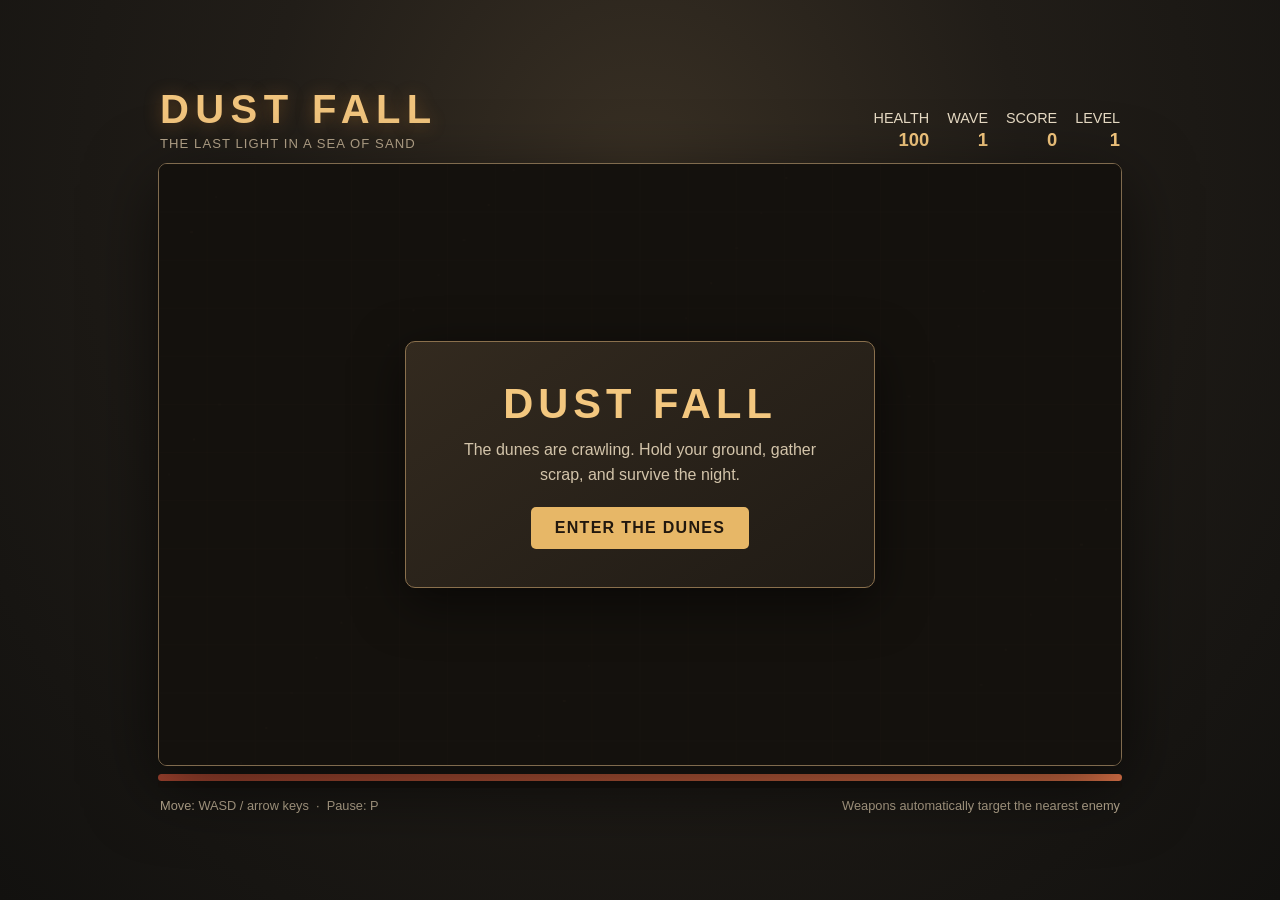
<file: projects/dust-fall/index.html>
<!DOCTYPE html>
<html lang="en">
<head>
  <meta charset="UTF-8">
  <meta name="viewport" content="width=device-width, initial-scale=1.0">
  <title>Dust Fall</title>
  <style>
    :root {
      color-scheme: dark;
      font-family: "Trebuchet MS", Arial, sans-serif;
      background: #171512;
      color: #f3ead9;
    }

    * { box-sizing: border-box; }

    body {
      margin: 0;
      min-height: 100vh;
      display: grid;
      place-items: center;
      background:
        radial-gradient(ellipse at 50% 20%, #393024 0, #211d18 42%, #12110f 100%);
    }

    .game-shell {
      width: min(100vw, 1000px);
      padding: 18px;
    }

    header {
      display: flex;
      align-items: end;
      justify-content: space-between;
      gap: 16px;
      margin: 0 2px 12px;
    }

    h1 {
      margin: 0;
      color: #f1c47d;
      font-size: clamp(1.7rem, 5vw, 2.5rem);
      letter-spacing: .16em;
      text-transform: uppercase;
      text-shadow: 0 2px 18px #d0843866;
    }

    .subtitle {
      margin-top: 4px;
      color: #b6a58b;
      font-size: .82rem;
      letter-spacing: .08em;
    }

    .stats {
      display: flex;
      gap: 18px;
      color: #e8dcc5;
      font-size: .9rem;
      text-align: right;
    }

    .stats strong {
      display: block;
      margin-top: 3px;
      color: #f4c77e;
      font-size: 1.15rem;
    }

    .canvas-wrap {
      position: relative;
      overflow: hidden;
      border: 1px solid #806b4e;
      border-radius: 9px;
      background: #29231a;
      box-shadow: 0 20px 70px #0009, inset 0 0 35px #0e0b08;
    }

    canvas {
      display: block;
      width: 100%;
      aspect-ratio: 16 / 10;
      cursor: crosshair;
    }

    .overlay {
      position: absolute;
      inset: 0;
      display: grid;
      place-items: center;
      padding: 20px;
      background: #100e0bd9;
      text-align: center;
    }

    .overlay[hidden] { display: none; }

    .card {
      width: min(100%, 470px);
      padding: clamp(22px, 5vw, 38px);
      border: 1px solid #8a704d;
      border-radius: 10px;
      background: linear-gradient(145deg, #332a1f, #201b15);
      box-shadow: 0 14px 50px #0008;
    }

    .card h2 {
      margin: 0 0 10px;
      color: #f3c77f;
      font-size: clamp(1.8rem, 6vw, 2.6rem);
      letter-spacing: .12em;
      text-transform: uppercase;
    }

    .card p {
      margin: 8px 0 20px;
      color: #d3c4aa;
      line-height: 1.55;
    }

    button {
      border: 0;
      border-radius: 5px;
      padding: 12px 24px;
      color: #22180e;
      background: #e7b767;
      font: inherit;
      font-weight: 800;
      letter-spacing: .08em;
      text-transform: uppercase;
      cursor: pointer;
      transition: background .15s, transform .15s;
    }

    button:hover { background: #f4d18e; transform: translateY(-1px); }
    button:focus-visible { outline: 3px solid #fff; outline-offset: 3px; }

    .upgrade-list {
      display: grid;
      gap: 9px;
      margin-top: 18px;
    }

    .upgrade-list button {
      text-align: left;
      text-transform: none;
      letter-spacing: 0;
      background: #463824;
      color: #f5e6ca;
    }

    .upgrade-list button:hover { background: #65502f; }

    footer {
      display: flex;
      justify-content: space-between;
      gap: 12px;
      margin: 10px 2px 0;
      color: #b9aa91;
      font-size: .8rem;
    }

    .health-track, .xp-track {
      height: 7px;
      overflow: hidden;
      border-radius: 99px;
      background: #17130f;
    }

    .health-track { margin-top: 8px; }
    .health-fill, .xp-fill { height: 100%; transition: width .12s linear; }
    .health-fill { background: linear-gradient(90deg, #a84631, #e8794c); }
    .xp-fill { background: linear-gradient(90deg, #72965d, #bbcf7b); }

    @media (max-width: 560px) {
      .game-shell { padding: 10px; }
      header { align-items: start; flex-direction: column; }
      .stats { width: 100%; justify-content: space-between; text-align: left; }
      footer { flex-direction: column; }
      canvas { aspect-ratio: 4 / 3; }
    }
  </style>
</head>
<body>
  <main class="game-shell">
    <header>
      <div>
        <h1>Dust Fall</h1>
        <div class="subtitle">THE LAST LIGHT IN A SEA OF SAND</div>
      </div>
      <div class="stats" aria-live="polite">
        <div>HEALTH<strong id="healthText">100</strong></div>
        <div>WAVE<strong id="waveText">1</strong></div>
        <div>SCORE<strong id="scoreText">0</strong></div>
        <div>LEVEL<strong id="levelText">1</strong></div>
      </div>
    </header>
    <div class="canvas-wrap">
      <canvas id="game" aria-label="Dust Fall game arena"></canvas>
      <div class="overlay" id="overlay">
        <div class="card">
          <h2 id="overlayTitle">Dust Fall</h2>
          <p id="overlayText">The dunes are crawling. Hold your ground, gather scrap, and survive the night.</p>
          <div id="upgradeList" class="upgrade-list" hidden></div>
          <button id="startButton">Enter the dunes</button>
        </div>
      </div>
    </div>
    <div class="health-track" aria-label="Health"><div class="health-fill" id="healthBar"></div></div>
    <div class="xp-track" aria-label="Experience"><div class="xp-fill" id="xpBar"></div></div>
    <footer>
      <span>Move: WASD / arrow keys &nbsp;·&nbsp; Pause: P</span>
      <span>Weapons automatically target the nearest enemy</span>
    </footer>
  </main>

  <script>
    (() => {
      "use strict";

      const canvas = document.getElementById("game");
      const ctx = canvas.getContext("2d");
      const overlay = document.getElementById("overlay");
      const startButton = document.getElementById("startButton");
      const titleEl = document.getElementById("overlayTitle");
      const textEl = document.getElementById("overlayText");
      const upgradeList = document.getElementById("upgradeList");
      const healthText = document.getElementById("healthText");
      const waveText = document.getElementById("waveText");
      const scoreText = document.getElementById("scoreText");
      const levelText = document.getElementById("levelText");
      const healthBar = document.getElementById("healthBar");
      const xpBar = document.getElementById("xpBar");

      const world = { width: 960, height: 600 };
      let scaleX = 1;
      let scaleY = 1;
      let state = "ready";
      let lastTime = 0;
      let spawnTimer = 0;
      let shotTimer = 0;
      let waveTimer = 0;
      let keys = new Set();
      let mouse = { x: world.width / 2 + 100, y: world.height / 2 };
      let player;
      let enemies = [];
      let bullets = [];
      let drops = [];
      let particles = [];
      let score = 0;
      let wave = 1;
      let elapsed = 0;

      function resize() {
        const rect = canvas.getBoundingClientRect();
        const dpr = Math.min(window.devicePixelRatio || 1, 2);
        canvas.width = Math.round(rect.width * dpr);
        canvas.height = Math.round(rect.height * dpr);
        ctx.setTransform(canvas.width / world.width, 0, 0, canvas.height / world.height, 0, 0);
        scaleX = world.width / rect.width;
        scaleY = world.height / rect.height;
        draw();
      }

      function reset() {
        player = {
          x: world.width / 2, y: world.height / 2, radius: 13,
          speed: 210, health: 100, maxHealth: 100, level: 1,
          xp: 0, nextXp: 6, damage: 1, fireRate: 0.62,
          pickupRange: 95, invulnerable: 0
        };
        enemies = [];
        bullets = [];
        drops = [];
        particles = [];
        score = 0;
        wave = 1;
        elapsed = 0;
        spawnTimer = 0;
        shotTimer = 0;
        waveTimer = 0;
        updateHud();
      }

      function startGame() {
        reset();
        state = "playing";
        overlay.hidden = true;
        lastTime = performance.now();
        requestAnimationFrame(loop);
      }

      function updateHud() {
        if (!player) return;
        healthText.textContent = Math.ceil(player.health);
        waveText.textContent = wave;
        scoreText.textContent = score;
        levelText.textContent = player.level;
        healthBar.style.width = `${Math.max(0, player.health / player.maxHealth * 100)}%`;
        xpBar.style.width = `${Math.min(100, player.xp / player.nextXp * 100)}%`;
      }

      function showMessage(title, text, buttonText) {
        titleEl.textContent = title;
        textEl.textContent = text;
        upgradeList.hidden = true;
        startButton.hidden = false;
        startButton.textContent = buttonText;
        overlay.hidden = false;
      }

      function chooseUpgrade() {
        state = "upgrade";
        const upgrades = [
          { name: "Quick hands — fire 20% faster", apply: () => player.fireRate *= .8 },
          { name: "Hard shot — deal 1 more damage", apply: () => player.damage += 1 },
          { name: "Desert legs — move 12% faster", apply: () => player.speed *= 1.12 },
          { name: "Field dressing — restore 30 health", apply: () => player.health = Math.min(player.maxHealth, player.health + 30) },
          { name: "Scrap magnet — wider pickup range", apply: () => player.pickupRange += 45 }
        ];
        const picks = upgrades.sort(() => Math.random() - .5).slice(0, 3);
        titleEl.textContent = "Choose an upgrade";
        textEl.textContent = "A quiet moment between storms. Pick one.";
        startButton.hidden = true;
        upgradeList.innerHTML = "";
        upgradeList.hidden = false;
        picks.forEach((upgrade) => {
          const button = document.createElement("button");
          button.type = "button";
          button.textContent = upgrade.name;
          button.addEventListener("click", () => {
            upgrade.apply();
            overlay.hidden = true;
            state = "playing";
            updateHud();
            lastTime = performance.now();
            requestAnimationFrame(loop);
          }, { once: true });
          upgradeList.appendChild(button);
        });
        overlay.hidden = false;
      }

      function spawnEnemy() {
        const side = Math.floor(Math.random() * 4);
        let x = Math.random() * world.width;
        let y = Math.random() * world.height;
        if (side === 0) y = -24;
        if (side === 1) x = world.width + 24;
        if (side === 2) y = world.height + 24;
        if (side === 3) x = -24;
        const brute = Math.random() < Math.min(.12 + wave * .015, .35);
        enemies.push({
          x, y, radius: brute ? 17 : 11 + Math.random() * 3,
          speed: (brute ? 38 : 54) + Math.random() * 20 + wave * 2.1,
          health: brute ? 4 + Math.floor(wave / 3) : 1 + Math.floor(wave / 5),
          damage: brute ? 18 : 10,
          color: brute ? "#bc6545" : "#c99b59",
          hitFlash: 0
        });
      }

      function nearestEnemy() {
        let nearest = null;
        let bestDistance = Infinity;
        for (const enemy of enemies) {
          const distance = Math.hypot(enemy.x - player.x, enemy.y - player.y);
          if (distance < bestDistance) {
            bestDistance = distance;
            nearest = enemy;
          }
        }
        return nearest;
      }

      function shoot(target) {
        if (!target) return;
        const dx = target.x - player.x;
        const dy = target.y - player.y;
        const length = Math.hypot(dx, dy) || 1;
        bullets.push({
          x: player.x, y: player.y, vx: dx / length * 490,
          vy: dy / length * 490, radius: 4, damage: player.damage, life: 1.5
        });
        for (let i = 0; i < 3; i++) {
          particles.push({ x: player.x, y: player.y, vx: dx / length * (30 + Math.random() * 70), vy: dy / length * (30 + Math.random() * 70), life: .18, maxLife: .18, color: "#f7d28c", size: 2 });
        }
      }

      function burst(x, y, color, count) {
        for (let i = 0; i < count; i++) {
          const angle = Math.random() * Math.PI * 2;
          const speed = 25 + Math.random() * 100;
          particles.push({
            x, y, vx: Math.cos(angle) * speed, vy: Math.sin(angle) * speed,
            life: .3 + Math.random() * .28, maxLife: .58, color, size: 2 + Math.random() * 3
          });
        }
      }

      function update(dt) {
        elapsed += dt;
        waveTimer += dt;
        if (waveTimer >= 24) {
          waveTimer -= 24;
          wave++;
          updateHud();
        }

        const horizontal = (keys.has("ArrowRight") || keys.has("d") ? 1 : 0) - (keys.has("ArrowLeft") || keys.has("a") ? 1 : 0);
        const vertical = (keys.has("ArrowDown") || keys.has("s") ? 1 : 0) - (keys.has("ArrowUp") || keys.has("w") ? 1 : 0);
        const magnitude = Math.hypot(horizontal, vertical) || 1;
        player.x = Math.max(player.radius, Math.min(world.width - player.radius, player.x + horizontal / magnitude * player.speed * dt));
        player.y = Math.max(player.radius, Math.min(world.height - player.radius, player.y + vertical / magnitude * player.speed * dt));
        player.invulnerable = Math.max(0, player.invulnerable - dt);

        spawnTimer -= dt;
        if (spawnTimer <= 0) {
          spawnEnemy();
          spawnTimer = Math.max(.22, 1.15 - wave * .055);
        }

        shotTimer -= dt;
        if (shotTimer <= 0) {
          shoot(nearestEnemy());
          shotTimer = player.fireRate;
        }

        for (const enemy of enemies) {
          const dx = player.x - enemy.x;
          const dy = player.y - enemy.y;
          const distance = Math.hypot(dx, dy) || 1;
          enemy.x += dx / distance * enemy.speed * dt;
          enemy.y += dy / distance * enemy.speed * dt;
          enemy.hitFlash = Math.max(0, enemy.hitFlash - dt);
          if (distance < player.radius + enemy.radius && player.invulnerable <= 0) {
            player.health -= enemy.damage;
            player.invulnerable = .7;
            burst(player.x, player.y, "#e07c56", 9);
            if (player.health <= 0) {
              player.health = 0;
              updateHud();
              state = "over";
              showMessage("The dust takes you", `You reached wave ${wave} and scored ${score}. The dunes remember.`, "Try again");
              return;
            }
          }
        }

        for (const bullet of bullets) {
          bullet.x += bullet.vx * dt;
          bullet.y += bullet.vy * dt;
          bullet.life -= dt;
          for (const enemy of enemies) {
            if (enemy.health > 0 && Math.hypot(enemy.x - bullet.x, enemy.y - bullet.y) < enemy.radius + bullet.radius) {
              enemy.health -= bullet.damage;
              enemy.hitFlash = .08;
              bullet.life = 0;
              if (enemy.health <= 0) {
                score += 10;
                drops.push({ x: enemy.x, y: enemy.y, radius: 6, pulse: Math.random() * 6 });
                burst(enemy.x, enemy.y, enemy.color, 7);
              }
              break;
            }
          }
        }
        bullets = bullets.filter((bullet) => bullet.life > 0 && bullet.x > -20 && bullet.x < world.width + 20 && bullet.y > -20 && bullet.y < world.height + 20);
        enemies = enemies.filter((enemy) => enemy.health > 0);

        for (const drop of drops) {
          drop.pulse += dt * 5;
          const dx = player.x - drop.x;
          const dy = player.y - drop.y;
          const distance = Math.hypot(dx, dy) || 1;
          if (distance < player.pickupRange) {
            const pull = distance < 30 ? 260 : 135;
            drop.x += dx / distance * pull * dt;
            drop.y += dy / distance * pull * dt;
          }
          if (distance < player.radius + drop.radius + 3) {
            drop.collected = true;
            player.xp++;
            if (player.xp >= player.nextXp) {
              player.xp -= player.nextXp;
              player.level++;
              player.nextXp = Math.ceil(player.nextXp * 1.32);
              updateHud();
              chooseUpgrade();
              return;
            }
          }
        }
        drops = drops.filter((drop) => !drop.collected);

        for (const particle of particles) {
          particle.x += particle.vx * dt;
          particle.y += particle.vy * dt;
          particle.vx *= .96;
          particle.vy *= .96;
          particle.life -= dt;
        }
        particles = particles.filter((particle) => particle.life > 0);
        updateHud();
      }

      function draw() {
        ctx.clearRect(0, 0, world.width, world.height);
        ctx.fillStyle = "#30281d";
        ctx.fillRect(0, 0, world.width, world.height);

        ctx.strokeStyle = "#8c704022";
        ctx.lineWidth = 1;
        for (let x = 0; x < world.width; x += 48) {
          ctx.beginPath(); ctx.moveTo(x, 0); ctx.lineTo(x, world.height); ctx.stroke();
        }
        for (let y = 0; y < world.height; y += 48) {
          ctx.beginPath(); ctx.moveTo(0, y); ctx.lineTo(world.width, y); ctx.stroke();
        }

        for (let i = 0; i < 45; i++) {
          const x = (i * 197 + 31) % world.width;
          const y = (i * 113 + 67) % world.height;
          ctx.fillStyle = i % 3 === 0 ? "#b8945430" : "#d1b78518";
          ctx.fillRect(x, y, i % 4 === 0 ? 3 : 2, 2);
        }

        for (const drop of drops) {
          const pulse = Math.sin(drop.pulse) * 1.5;
          ctx.fillStyle = "#b9d47b";
          ctx.beginPath(); ctx.arc(drop.x, drop.y, drop.radius + pulse, 0, Math.PI * 2); ctx.fill();
          ctx.fillStyle = "#e6f4a8";
          ctx.beginPath(); ctx.arc(drop.x - 1, drop.y - 1, 2, 0, Math.PI * 2); ctx.fill();
        }

        for (const bullet of bullets) {
          ctx.fillStyle = "#ffe1a1";
          ctx.shadowColor = "#f3b95d";
          ctx.shadowBlur = 12;
          ctx.beginPath(); ctx.arc(bullet.x, bullet.y, bullet.radius, 0, Math.PI * 2); ctx.fill();
          ctx.shadowBlur = 0;
        }

        for (const enemy of enemies) {
          ctx.fillStyle = enemy.hitFlash > 0 ? "#fff0ce" : enemy.color;
          ctx.beginPath(); ctx.arc(enemy.x, enemy.y, enemy.radius, 0, Math.PI * 2); ctx.fill();
          ctx.fillStyle = "#38251b";
          ctx.beginPath();
          ctx.arc(enemy.x - enemy.radius * .3, enemy.y - 2, 1.8, 0, Math.PI * 2);
          ctx.arc(enemy.x + enemy.radius * .3, enemy.y - 2, 1.8, 0, Math.PI * 2);
          ctx.fill();
        }

        for (const particle of particles) {
          ctx.globalAlpha = Math.max(0, particle.life / particle.maxLife);
          ctx.fillStyle = particle.color;
          ctx.beginPath(); ctx.arc(particle.x, particle.y, particle.size, 0, Math.PI * 2); ctx.fill();
        }
        ctx.globalAlpha = 1;

        if (player) {
          const target = nearestEnemy();
          const aimAngle = target
            ? Math.atan2(target.y - player.y, target.x - player.x)
            : Math.atan2(mouse.y - player.y, mouse.x - player.x);
          ctx.save();
          ctx.translate(player.x, player.y);
          ctx.rotate(aimAngle);
          ctx.fillStyle = "#d5b987";
          ctx.fillRect(2, -4, 22, 8);
          ctx.restore();
          ctx.fillStyle = player.invulnerable > 0 && Math.floor(player.invulnerable * 16) % 2 === 0 ? "#fff0ca" : "#6f9c82";
          ctx.strokeStyle = "#d5e0b1";
          ctx.lineWidth = 2;
          ctx.beginPath(); ctx.arc(player.x, player.y, player.radius, 0, Math.PI * 2); ctx.fill(); ctx.stroke();
          ctx.fillStyle = "#273c32";
          ctx.beginPath(); ctx.arc(player.x + Math.cos(aimAngle) * 5, player.y + Math.sin(aimAngle) * 5, 2.5, 0, Math.PI * 2); ctx.fill();
        }
      }

      function loop(now) {
        if (state !== "playing") return;
        const dt = Math.min((now - lastTime) / 1000, .04);
        lastTime = now;
        update(dt);
        draw();
        if (state === "playing") requestAnimationFrame(loop);
      }

      startButton.addEventListener("click", () => {
        if (state === "paused") {
          overlay.hidden = true;
          state = "playing";
          lastTime = performance.now();
          requestAnimationFrame(loop);
        } else {
          startGame();
        }
      });
      window.addEventListener("resize", resize);
      window.addEventListener("keydown", (event) => {
        const key = event.key.length === 1 ? event.key.toLowerCase() : event.key;
        if (["ArrowUp", "ArrowDown", "ArrowLeft", "ArrowRight", " "].includes(key)) event.preventDefault();
        keys.add(key);
        if (key === "p" && state === "playing") {
          state = "paused";
          showMessage("Paused", "Take a breath. The dunes will wait.", "Resume");
        } else if (key === "p" && state === "paused") {
          overlay.hidden = true;
          state = "playing";
          lastTime = performance.now();
          requestAnimationFrame(loop);
        }
      });
      window.addEventListener("keyup", (event) => {
        const key = event.key.length === 1 ? event.key.toLowerCase() : event.key;
        keys.delete(key);
      });
      canvas.addEventListener("mousemove", (event) => {
        const rect = canvas.getBoundingClientRect();
        mouse.x = (event.clientX - rect.left) * scaleX;
        mouse.y = (event.clientY - rect.top) * scaleY;
      });

      resize();
      reset();
      draw();
    })();
  </script>
</body>
</html>
</file>
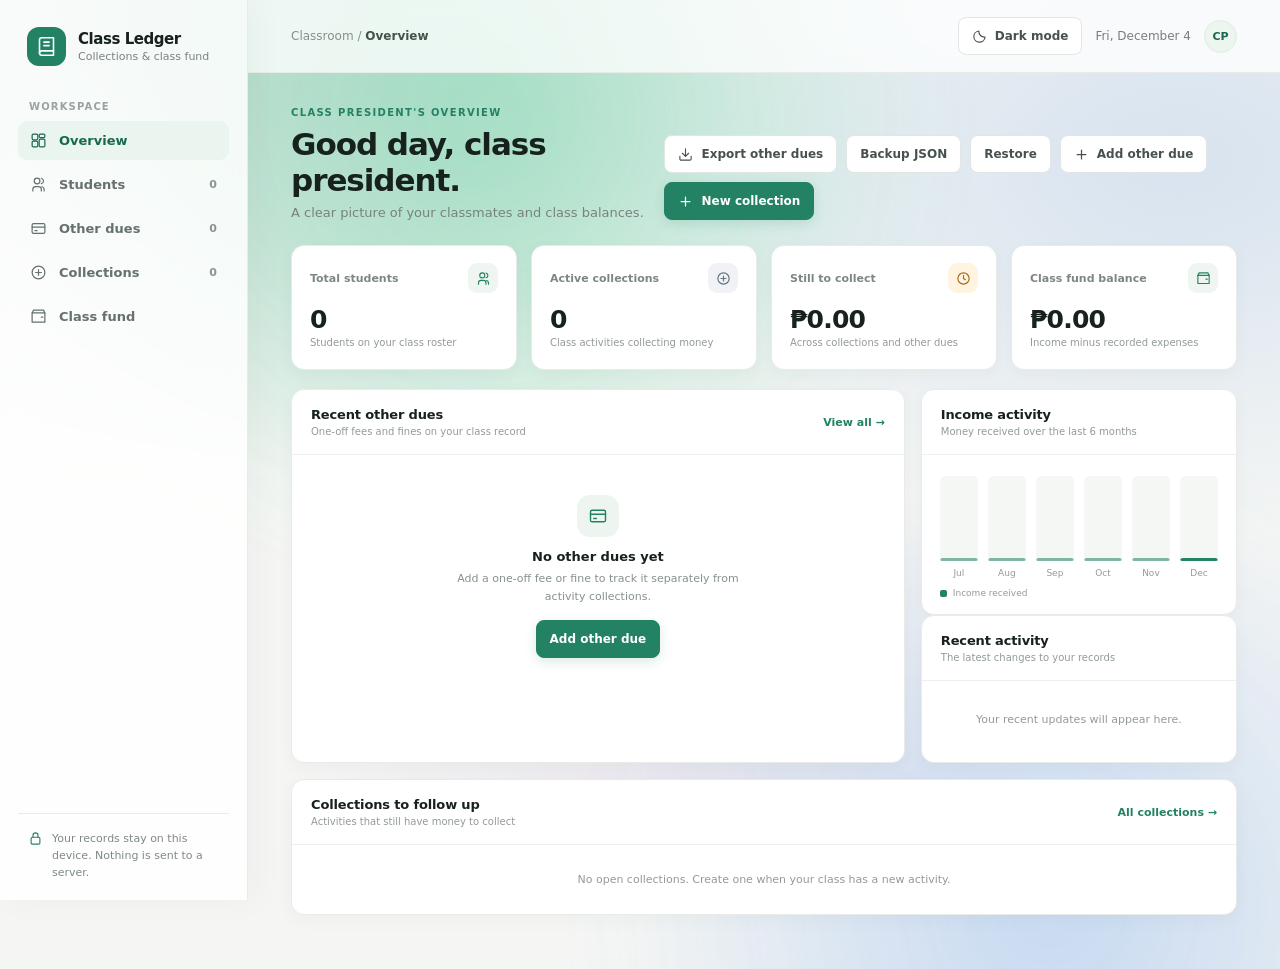
<file: projects/groupings/index.html>
<!DOCTYPE html>
<html lang="en">
<head>
  <meta charset="UTF-8">
  <meta name="viewport" content="width=device-width, initial-scale=1.0">
  <meta name="theme-color" content="#f5f6f8">
  <title>Class Ledger — Collections &amp; Class Fund</title>
  <style>
    :root {
      color-scheme: light;
      --ink: #17211d;
      --muted: #78827d;
      --line: #e8ebe8;
      --surface: #fff;
      --canvas: #f5f6f4;
      --green: #238263;
      --green-dark: #17684f;
      --green-soft: #eaf5ef;
      --amber: #a76a16;
      --amber-soft: #fff4df;
      --red: #bd4d4d;
      --red-soft: #fff0ef;
      --shadow: 0 18px 48px rgba(27, 44, 36, .08);
      font-family: Inter, ui-sans-serif, system-ui, -apple-system, BlinkMacSystemFont, "Segoe UI", sans-serif;
    }

    * { box-sizing: border-box; }
    body { margin: 0; min-width: 320px; background: var(--canvas); color: var(--ink); }
    button, input, select { font: inherit; }
    button { cursor: pointer; }
    button:focus-visible, input:focus-visible, select:focus-visible {
      outline: 3px solid rgba(35, 130, 99, .24);
      outline-offset: 2px;
    }
    .app { display: flex; min-height: 100vh; }
    .sidebar {
      position: fixed; inset: 0 auto 0 0; z-index: 5; display: flex; width: 248px;
      flex-direction: column; padding: 27px 18px 19px; border-right: 1px solid var(--line);
      background: #fff;
    }
    .brand { display: flex; align-items: center; gap: 12px; padding: 0 9px 35px; }
    .brand-mark {
      display: grid; width: 39px; height: 39px; place-items: center; border-radius: 12px;
      background: var(--green); color: #fff;
    }
    .brand-mark svg { width: 21px; height: 21px; }
    .brand-name { font-size: 15px; font-weight: 750; letter-spacing: -.45px; }
    .brand-caption { margin-top: 2px; color: var(--muted); font-size: 11px; }
    .nav-label { padding: 0 11px 9px; color: #9aa39e; font-size: 10px; font-weight: 750; letter-spacing: 1.15px; text-transform: uppercase; }
    .nav { display: grid; gap: 5px; }
    .nav-link {
      display: flex; align-items: center; gap: 12px; width: 100%; padding: 11px 12px;
      border: 0; border-radius: 9px; background: transparent; color: #65716a;
      text-align: left; font-size: 13px; font-weight: 620; transition: background .16s, color .16s;
    }
    .nav-link:hover { background: #f6f8f6; color: var(--ink); }
    .nav-link.active { background: var(--green-soft); color: var(--green-dark); }
    .nav-link svg { width: 17px; height: 17px; flex: 0 0 auto; }
    .nav-count { margin-left: auto; color: #8a948e; font-size: 11px; font-weight: 650; }
    .sidebar-bottom { margin-top: auto; padding: 16px 10px 0; border-top: 1px solid var(--line); }
    .local-note { display: flex; align-items: flex-start; gap: 9px; color: #7f8983; font-size: 11px; line-height: 1.55; }
    .local-note svg { width: 15px; height: 15px; flex: 0 0 auto; margin-top: 1px; color: var(--green); }
    .workspace { width: calc(100% - 248px); min-height: 100vh; margin-left: 248px; }
    .topbar {
      display: flex; min-height: 73px; align-items: center; justify-content: space-between;
      padding: 0 43px; border-bottom: 1px solid var(--line); background: rgba(255,255,255,.82);
    }
    .breadcrumb { color: #87918b; font-size: 12px; }
    .breadcrumb strong { color: #455149; font-weight: 650; }
    .topbar-right { display: flex; align-items: center; gap: 13px; }
    .today { color: #76817a; font-size: 12px; }
    .avatar {
      display: grid; width: 33px; height: 33px; place-items: center; border: 1px solid #dfe9e2;
      border-radius: 50%; background: #edf5ef; color: var(--green-dark); font-size: 11px; font-weight: 750;
    }
    main { max-width: 1400px; margin: 0 auto; padding: 34px 43px 54px; }
    .page-heading { display: flex; align-items: flex-end; justify-content: space-between; gap: 20px; margin-bottom: 25px; }
    .eyebrow { margin-bottom: 8px; color: var(--green); font-size: 10px; font-weight: 760; letter-spacing: 1.35px; text-transform: uppercase; }
    h1 { margin: 0; font-size: clamp(24px, 3vw, 31px); font-weight: 760; letter-spacing: -1.05px; }
    .subtitle { margin: 7px 0 0; color: var(--muted); font-size: 13px; }
    .actions { display: flex; flex-wrap: wrap; gap: 9px; }
    .btn {
      display: inline-flex; min-height: 38px; align-items: center; justify-content: center; gap: 8px;
      padding: 0 13px; border: 1px solid #e1e6e2; border-radius: 8px; background: #fff; color: #46534b;
      font-size: 12px; font-weight: 650; transition: background .15s, border-color .15s, transform .15s;
    }
    .btn:hover { transform: translateY(-1px); border-color: #cbd6ce; background: #fbfcfb; }
    .btn svg { width: 15px; height: 15px; }
    .btn-primary { border-color: var(--green); background: var(--green); color: #fff; }
    .btn-primary:hover { border-color: var(--green-dark); background: var(--green-dark); }
    .btn-quiet { border-color: transparent; background: transparent; color: #68746c; }
    .stats { display: grid; grid-template-columns: repeat(4, minmax(0, 1fr)); gap: 14px; margin-bottom: 19px; }
    .stat-card { min-height: 125px; padding: 17px 18px; border: 1px solid var(--line); border-radius: 11px; background: var(--surface); }
    .stat-top { display: flex; align-items: center; justify-content: space-between; gap: 8px; }
    .stat-label { color: #7c8780; font-size: 11px; font-weight: 630; }
    .stat-icon { display: grid; width: 30px; height: 30px; place-items: center; border-radius: 9px; background: #eff5f0; color: var(--green); }
    .stat-icon.amber { background: var(--amber-soft); color: var(--amber); }
    .stat-icon.slate { background: #f0f2f5; color: #647184; }
    .stat-icon svg { width: 15px; height: 15px; }
    .stat-value { margin-top: 12px; font-size: 25px; font-weight: 740; letter-spacing: -.8px; }
    .stat-foot { margin-top: 3px; color: #929b95; font-size: 10px; }
    .dashboard-grid { display: grid; grid-template-columns: minmax(0, 1.65fr) minmax(250px, .85fr); gap: 16px; }
    .panel { border: 1px solid var(--line); border-radius: 11px; background: var(--surface); }
    .panel-header { display: flex; align-items: center; justify-content: space-between; gap: 14px; padding: 17px 19px; border-bottom: 1px solid #edf0ed; }
    .panel-title { margin: 0; font-size: 13px; font-weight: 720; letter-spacing: -.15px; }
    .panel-caption { margin: 4px 0 0; color: #929b95; font-size: 10px; }
    .text-link { padding: 5px 0 5px 8px; border: 0; background: transparent; color: var(--green); font-size: 11px; font-weight: 700; }
    .text-link:hover { color: var(--green-dark); }
    .table-wrap { width: 100%; overflow-x: auto; }
    table { width: 100%; border-collapse: collapse; text-align: left; }
    th { padding: 11px 16px; color: #929b95; font-size: 9px; font-weight: 740; letter-spacing: .8px; text-transform: uppercase; white-space: nowrap; }
    td { padding: 13px 16px; border-top: 1px solid #f0f2f0; color: #4a564f; font-size: 11px; white-space: nowrap; }
    tbody tr:hover { background: #fbfcfb; }
    .person { display: flex; align-items: center; gap: 9px; min-width: 130px; }
    .person-avatar { display: grid; width: 28px; height: 28px; flex: 0 0 auto; place-items: center; border-radius: 9px; background: #edf4ef; color: #428367; font-size: 9px; font-weight: 760; text-transform: uppercase; }
    .person-name { color: #334138; font-size: 11px; font-weight: 690; }
    .person-id { margin-top: 2px; color: #99a19c; font-size: 9px; }
    .amount { color: #27352d; font-weight: 690; font-variant-numeric: tabular-nums; }
    .muted { color: #929b95; }
    .badge { display: inline-flex; align-items: center; gap: 5px; padding: 4px 7px; border-radius: 20px; font-size: 9px; font-weight: 700; }
    .badge::before { width: 5px; height: 5px; border-radius: 50%; background: currentColor; content: ""; }
    .badge-open { background: #f1f3f1; color: #69756e; }
    .badge-partial { background: var(--amber-soft); color: var(--amber); }
    .badge-paid { background: var(--green-soft); color: var(--green-dark); }
    .badge-overdue { background: var(--red-soft); color: var(--red); }
    .activity-list { padding: 4px 18px 8px; }
    .activity-item { display: flex; gap: 11px; padding: 14px 0; border-bottom: 1px solid #f0f2f0; }
    .activity-item:last-child { border-bottom: 0; }
    .activity-dot { display: grid; width: 27px; height: 27px; flex: 0 0 auto; place-items: center; border-radius: 9px; background: var(--green-soft); color: var(--green); }
    .activity-dot svg { width: 13px; height: 13px; }
    .activity-copy { min-width: 0; color: #536057; font-size: 10px; line-height: 1.5; }
    .activity-copy strong { color: #344139; font-weight: 700; }
    .activity-time { margin-top: 3px; color: #a0a8a3; font-size: 9px; }
    .bar-chart { display: flex; height: 133px; align-items: flex-end; gap: 10px; padding: 19px 18px 10px; }
    .chart-column { display: flex; height: 100%; flex: 1; flex-direction: column; align-items: center; justify-content: flex-end; gap: 7px; }
    .bar-track { display: flex; width: 100%; height: 85px; align-items: flex-end; overflow: hidden; border-radius: 5px 5px 2px 2px; background: #f5f7f5; }
    .bar-fill { width: 100%; min-height: 3px; border-radius: 5px 5px 0 0; background: #80b69d; transition: height .25s ease; }
    .bar-fill.current { background: var(--green); }
    .chart-label { color: #929b95; font-size: 9px; }
    .chart-legend { display: flex; align-items: center; gap: 6px; padding: 0 18px 16px; color: #929b95; font-size: 9px; }
    .legend-swatch { width: 7px; height: 7px; border-radius: 2px; background: var(--green); }
    .section-panel { overflow: hidden; }
    .dashboard-followup { margin-top: 16px; }
    .fund-summary { display: grid; grid-template-columns: repeat(3, minmax(0, 1fr)); gap: 12px; margin-bottom: 16px; }
    .fund-stat { padding: 15px 17px; border: 1px solid var(--line); border-radius: 10px; background: #fff; }
    .fund-stat-label { color: #7c8780; font-size: 10px; font-weight: 650; }
    .fund-stat-value { margin-top: 8px; color: #27352d; font-size: 21px; font-weight: 740; letter-spacing: -.5px; }
    .participant-list { display: grid; max-height: 190px; grid-column: 1 / -1; gap: 2px; overflow: auto; padding: 5px 8px; border: 1px solid #e6eae6; border-radius: 7px; }
    .participant-option { display: flex; align-items: center; gap: 9px; padding: 7px 3px; color: #455149; font-size: 11px; }
    .participant-option input { width: 14px; height: 14px; accent-color: var(--green); }
    .participant-option small { margin-left: auto; color: #929b95; font-size: 9px; }
    .toolbar { display: flex; flex-wrap: wrap; align-items: center; gap: 9px; padding: 14px 17px; border-bottom: 1px solid var(--line); }
    .search { position: relative; flex: 1 1 210px; max-width: 330px; }
    .search svg { position: absolute; top: 50%; left: 10px; width: 14px; height: 14px; transform: translateY(-50%); color: #98a19b; pointer-events: none; }
    .search input, .toolbar select {
      width: 100%; height: 35px; padding: 0 10px; border: 1px solid #e6eae6; border-radius: 7px;
      background: #fff; color: #455149; font-size: 11px;
    }
    .search input { padding-left: 31px; }
    .toolbar select { width: auto; min-width: 120px; }
    .results-count { margin-left: auto; color: #929b95; font-size: 10px; }
    .row-action { padding: 5px 7px; border: 1px solid transparent; border-radius: 6px; background: transparent; color: var(--green); font-size: 10px; font-weight: 700; }
    .row-action:hover { border-color: #dce9df; background: #f3f8f4; }
    .row-action.danger { color: var(--red); }
    .row-actions { display: flex; align-items: center; gap: 3px; }
    .progress { width: 75px; height: 5px; overflow: hidden; border-radius: 5px; background: #edf0ed; }
    .progress-fill { height: 100%; border-radius: inherit; background: #6da98c; }
    .empty { padding: 40px 18px; text-align: center; }
    .empty-icon { display: grid; width: 42px; height: 42px; margin: 0 auto 12px; place-items: center; border-radius: 13px; background: #eef5f0; color: var(--green); }
    .empty-icon svg { width: 20px; height: 20px; }
    .empty h3 { margin: 0; font-size: 13px; font-weight: 700; }
    .empty p { max-width: 310px; margin: 6px auto 15px; color: #87918b; font-size: 11px; line-height: 1.6; }
    .table-empty { padding: 28px 16px; color: #929b95; text-align: center; font-size: 11px; }
    .page-view[hidden] { display: none; }
    .modal-backdrop { position: fixed; inset: 0; z-index: 20; display: grid; place-items: center; padding: 20px; background: rgba(22, 32, 27, .38); backdrop-filter: blur(3px); }
    .modal-backdrop[hidden] { display: none; }
    .modal { width: min(100%, 470px); max-height: min(90vh, 720px); overflow-y: auto; border: 1px solid rgba(255,255,255,.6); border-radius: 14px; background: #fff; box-shadow: var(--shadow); }
    .modal-head { display: flex; align-items: flex-start; justify-content: space-between; gap: 12px; padding: 20px 21px 16px; border-bottom: 1px solid var(--line); }
    .modal-head h2 { margin: 0; font-size: 17px; letter-spacing: -.35px; }
    .modal-head p { margin: 5px 0 0; color: #89938d; font-size: 11px; line-height: 1.5; }
    .icon-button { display: grid; width: 30px; height: 30px; flex: 0 0 auto; place-items: center; border: 1px solid #edf0ed; border-radius: 8px; background: #fff; color: #65716a; }
    .icon-button:hover { background: #f6f8f6; }
    .icon-button svg { width: 15px; height: 15px; }
    .form { display: grid; gap: 13px; padding: 18px 21px 21px; }
    .form-grid { display: grid; grid-template-columns: 1fr 1fr; gap: 12px; }
    .field { display: grid; gap: 6px; }
    .field.full { grid-column: 1 / -1; }
    .field label { color: #58645c; font-size: 10px; font-weight: 680; }
    .field label span { color: #9ba39e; font-weight: 450; }
    .field input, .field select {
      width: 100%; height: 39px; padding: 0 10px; border: 1px solid #e2e7e2; border-radius: 7px;
      background: #fff; color: #344139; font-size: 12px;
    }
    .form-help { margin-top: -6px; color: #929b95; font-size: 10px; line-height: 1.5; }
    .form-error { display: none; padding: 9px 10px; border-radius: 7px; background: var(--red-soft); color: var(--red); font-size: 11px; line-height: 1.45; }
    .form-error.show { display: block; }
    .form-actions { display: flex; justify-content: flex-end; gap: 8px; padding-top: 3px; }
    .toast-region { position: fixed; right: 20px; bottom: 20px; z-index: 30; display: grid; gap: 8px; }
    .toast { display: flex; align-items: center; gap: 9px; max-width: min(370px, calc(100vw - 40px)); padding: 12px 14px; border: 1px solid #dfe9e2; border-radius: 9px; background: #fff; color: #445047; box-shadow: 0 10px 30px rgba(27,44,36,.12); font-size: 11px; animation: toast-in .2s ease-out; }
    .toast svg { width: 15px; height: 15px; flex: 0 0 auto; color: var(--green); }
    .toast.error { border-color: #f0d7d4; }
    .toast.error svg { color: var(--red); }
    @keyframes toast-in { from { opacity: 0; transform: translateY(7px); } to { opacity: 1; transform: translateY(0); } }
    body {
      position: relative;
      isolation: isolate;
      background-image:
        radial-gradient(ellipse at 12% 0%, rgba(35, 130, 99, .2), transparent 38%),
        radial-gradient(ellipse at 92% 18%, rgba(78, 139, 218, .18), transparent 36%),
        radial-gradient(ellipse at 52% 100%, rgba(143, 111, 190, .12), transparent 42%);
      background-attachment: fixed;
    }
    body::before, body::after {
      position: fixed;
      z-index: -1;
      width: min(82vw, 920px);
      aspect-ratio: 1;
      border-radius: 50%;
      content: "";
      filter: blur(56px);
      opacity: .78;
      pointer-events: none;
      will-change: transform;
    }
    body::before {
      top: -38%;
      left: 2%;
      background: radial-gradient(circle, rgba(49, 194, 131, .5), transparent 68%);
      animation: ambient-drift-one 23s ease-in-out infinite alternate;
    }
    body::after {
      right: -18%;
      bottom: -52%;
      background: radial-gradient(circle, rgba(87, 148, 236, .4), transparent 68%);
      animation: ambient-drift-two 29s ease-in-out infinite alternate;
    }
    @keyframes ambient-drift-one {
      from { transform: translate3d(-8%, -2%, 0) scale(.9); }
      to { transform: translate3d(16%, 18%, 0) scale(1.12); }
    }
    @keyframes ambient-drift-two {
      from { transform: translate3d(2%, 2%, 0) scale(1.08); }
      to { transform: translate3d(-18%, -15%, 0) scale(.9); }
    }
    .sidebar {
      background: rgba(255, 255, 255, .84);
      box-shadow: 8px 0 32px rgba(27, 44, 36, .035);
      backdrop-filter: blur(16px);
    }
    .topbar {
      position: sticky;
      top: 0;
      z-index: 4;
      background: rgba(255, 255, 255, .76);
      backdrop-filter: blur(16px);
    }
    .panel, .stat-card, .fund-stat {
      border-radius: 13px;
      box-shadow: 0 5px 18px rgba(27, 44, 36, .035);
      transition: transform .2s ease, box-shadow .2s ease, border-color .2s ease;
    }
    .panel:hover, .stat-card:hover, .fund-stat:hover {
      transform: translateY(-2px);
      border-color: #d7e2da;
      box-shadow: 0 12px 28px rgba(27, 44, 36, .08);
    }
    .nav-link { transition: background .16s, color .16s, transform .16s ease; }
    .nav-link:hover { transform: translateX(2px); }
    .btn { transition: background .16s, border-color .16s, transform .16s ease, box-shadow .16s ease; }
    .btn-primary { box-shadow: 0 4px 12px rgba(35, 130, 99, .16); }
    .btn-primary:hover { box-shadow: 0 7px 18px rgba(35, 130, 99, .24); }
    [data-theme="dark"] body {
      background-image:
        radial-gradient(ellipse at 12% 0%, rgba(66, 145, 105, .23), transparent 38%),
        radial-gradient(ellipse at 92% 18%, rgba(53, 117, 184, .21), transparent 36%),
        radial-gradient(ellipse at 52% 100%, rgba(119, 76, 158, .18), transparent 42%);
    }
    [data-theme="dark"] body::before {
      background: radial-gradient(circle, rgba(63, 209, 137, .4), transparent 68%);
    }
    [data-theme="dark"] body::after {
      background: radial-gradient(circle, rgba(73, 140, 226, .35), transparent 68%);
    }
    [data-theme="dark"] {
      color-scheme: dark;
      --ink: #e5ece8;
      --muted: #a4b0a9;
      --line: #303a34;
      --surface: #202823;
      --canvas: #151b17;
      --green: #63bd95;
      --green-dark: #8bd1ad;
      --green-soft: #243b30;
      --amber: #e7b45f;
      --amber-soft: #3a3020;
      --red: #ef8580;
      --red-soft: #3c2726;
      --shadow: 0 18px 48px rgba(0, 0, 0, .3);
    }
    [data-theme="dark"] .sidebar,
    [data-theme="dark"] .modal,
    [data-theme="dark"] .fund-stat,
    [data-theme="dark"] .btn,
    [data-theme="dark"] .icon-button,
    [data-theme="dark"] .toast { background: var(--surface); color: var(--ink); }
    [data-theme="dark"] .sidebar {
      background: rgba(32, 40, 35, .9);
      box-shadow: 8px 0 32px rgba(0, 0, 0, .12);
    }
    [data-theme="dark"] .topbar { background: rgba(32, 40, 35, .82); }
    [data-theme="dark"] .panel,
    [data-theme="dark"] .stat-card,
    [data-theme="dark"] .fund-stat { box-shadow: 0 5px 18px rgba(0, 0, 0, .12); }
    [data-theme="dark"] .panel:hover,
    [data-theme="dark"] .stat-card:hover,
    [data-theme="dark"] .fund-stat:hover {
      border-color: #435248;
      box-shadow: 0 12px 28px rgba(0, 0, 0, .22);
    }
    [data-theme="dark"] .btn-primary { box-shadow: 0 4px 12px rgba(0, 0, 0, .15); }
    [data-theme="dark"] .btn-primary:hover { box-shadow: 0 7px 18px rgba(0, 0, 0, .24); }
    [data-theme="dark"] .breadcrumb strong,
    [data-theme="dark"] .person-name,
    [data-theme="dark"] .amount,
    [data-theme="dark"] .activity-copy strong,
    [data-theme="dark"] .fund-stat-value { color: var(--ink); }
    [data-theme="dark"] .nav-link { color: #b1bdb5; }
    [data-theme="dark"] .nav-link:hover,
    [data-theme="dark"] tbody tr:hover,
    [data-theme="dark"] .btn:hover,
    [data-theme="dark"] .icon-button:hover { background: #29332d; }
    [data-theme="dark"] .nav-link.active { background: var(--green-soft); color: var(--green-dark); }
    [data-theme="dark"] .btn { border-color: var(--line); }
    [data-theme="dark"] .btn:hover { border-color: #46564b; }
    [data-theme="dark"] .btn-primary,
    [data-theme="dark"] .btn-primary:hover { border-color: #287c5b; background: #287c5b; color: #fff; }
    [data-theme="dark"] .btn-quiet { border-color: transparent; background: transparent; color: #b1bdb5; }
    [data-theme="dark"] .stat-label,
    [data-theme="dark"] .field label { color: #b0bcb4; }
    [data-theme="dark"] .stat-icon { background: #263b30; }
    [data-theme="dark"] .stat-icon.slate { background: #2b333d; color: #b4c0d0; }
    [data-theme="dark"] .panel-header { border-color: var(--line); }
    [data-theme="dark"] th,
    [data-theme="dark"] td { color: #b7c2bb; }
    [data-theme="dark"] td,
    [data-theme="dark"] .activity-item { border-color: #303a34; }
    [data-theme="dark"] .person-avatar { background: #293b30; color: #8bd1ad; }
    [data-theme="dark"] .badge-open { background: #303833; color: #c1cbc4; }
    [data-theme="dark"] .activity-copy { color: #c1cbc4; }
    [data-theme="dark"] .bar-track,
    [data-theme="dark"] .progress { background: #303a34; }
    [data-theme="dark"] .bar-fill { background: #528e70; }
    [data-theme="dark"] .participant-list,
    [data-theme="dark"] .search input,
    [data-theme="dark"] .toolbar select,
    [data-theme="dark"] .field input,
    [data-theme="dark"] .field select { border-color: #3b4740; background: #1a211d; color: var(--ink); }
    [data-theme="dark"] .participant-option { color: #c1cbc4; }
    [data-theme="dark"] .row-action:hover { border-color: #40594a; background: #293b30; }
    [data-theme="dark"] .empty-icon,
    [data-theme="dark"] .avatar { border-color: #3b5143; background: #293b30; color: #8bd1ad; }
    [data-theme="dark"] .modal-head { border-color: var(--line); }
    [data-theme="dark"] .icon-button { border-color: var(--line); }
    [data-theme="dark"] .toast { border-color: #3b5143; }
    [data-theme="dark"] .toast.error { border-color: #68403e; }
    .theme-icon { width: 15px; height: 15px; }
    .theme-sun { display: none; }
    [data-theme="dark"] .theme-moon { display: none; }
    [data-theme="dark"] .theme-sun { display: block; }
    @media (prefers-reduced-motion: reduce) {
      *, *::before, *::after {
        scroll-behavior: auto !important;
        animation-duration: .01ms !important;
        animation-iteration-count: 1 !important;
        transition-duration: .01ms !important;
      }
    }
    .mobile-menu { display: none; }
    @media (max-width: 1080px) {
      .sidebar { width: 215px; }
      .workspace { width: calc(100% - 215px); margin-left: 215px; }
      main { padding-right: 27px; padding-left: 27px; }
      .topbar { padding-right: 27px; padding-left: 27px; }
      .stats { grid-template-columns: repeat(2, minmax(0, 1fr)); }
      .dashboard-grid { grid-template-columns: minmax(0, 1fr); }
      .dashboard-side { display: grid; grid-template-columns: 1fr 1fr; gap: 16px; }
      .activity-list { max-height: 220px; overflow-y: auto; }
      .fund-summary { gap: 9px; }
    }
    @media (max-width: 700px) {
      .sidebar { width: 68px; align-items: center; padding: 16px 8px; }
      .brand { padding: 0 0 28px; }
      .brand-copy, .nav-label, .nav-link > span:not(.nav-count), .nav-count, .sidebar-bottom { display: none; }
      .nav { width: 100%; }
      .nav-link { justify-content: center; padding: 12px 0; }
      .nav-link svg { width: 19px; height: 19px; }
      .workspace { width: calc(100% - 68px); margin-left: 68px; }
      .topbar { min-height: 60px; padding: 0 17px; }
      main { padding: 24px 16px 38px; }
      .page-heading { align-items: flex-start; flex-direction: column; gap: 15px; }
      .page-heading .actions { width: 100%; }
      .page-heading .actions .btn { flex: 1; }
      .stats { gap: 9px; }
      .stat-card { min-height: 111px; padding: 13px; }
      .stat-value { font-size: 21px; }
      .dashboard-side { grid-template-columns: 1fr; }
      .fund-summary { grid-template-columns: 1fr; }
      .today { display: none; }
      .toolbar { padding: 11px; }
      .toolbar select { flex: 1; min-width: 105px; }
      .results-count { width: 100%; margin: 1px 0 0; }
      .panel-header { padding: 14px; }
      th, td { padding-right: 11px; padding-left: 11px; }
    }
    @media (max-width: 390px) {
      .stats { grid-template-columns: 1fr 1fr; }
      .stat-label { font-size: 10px; }
      .btn { padding-right: 9px; padding-left: 9px; font-size: 11px; }
    }
    @media print {
      body { background: #fff; }
      .sidebar, .topbar, .page-heading .actions, .toolbar, .text-link, .row-actions, .toast-region { display: none !important; }
      .workspace { width: 100%; margin: 0; }
      main { max-width: none; padding: 12px; }
      .panel, .stat-card { break-inside: avoid; border-color: #ddd; }
      .page-view[hidden] { display: block !important; margin-top: 20px; }
    }
  </style>
</head>
<body>
  <div class="app">
    <aside class="sidebar" aria-label="Main navigation">
      <div class="brand">
        <div class="brand-mark" aria-hidden="true">
          <svg viewBox="0 0 24 24" fill="none" stroke="currentColor" stroke-width="1.8" stroke-linecap="round" stroke-linejoin="round"><path d="M4 19.5A2.5 2.5 0 0 1 6.5 17H20"/><path d="M6.5 2H20v20H6.5A2.5 2.5 0 0 1 4 19.5v-15A2.5 2.5 0 0 1 6.5 2Z"/><path d="M9 7h6M9 11h6"/></svg>
        </div>
        <div class="brand-copy"><div class="brand-name">Class Ledger</div><div class="brand-caption">Collections &amp; class fund</div></div>
      </div>
      <div class="nav-label">Workspace</div>
      <nav class="nav">
        <button class="nav-link active" type="button" data-view="dashboard" aria-current="page">
          <svg viewBox="0 0 24 24" fill="none" stroke="currentColor" stroke-width="1.7" stroke-linecap="round" stroke-linejoin="round"><rect x="3" y="3" width="8" height="8" rx="1.7"/><rect x="13" y="3" width="8" height="5" rx="1.7"/><rect x="13" y="10" width="8" height="11" rx="1.7"/><rect x="3" y="13" width="8" height="8" rx="1.7"/></svg><span>Overview</span>
        </button>
        <button class="nav-link" type="button" data-view="students">
          <svg viewBox="0 0 24 24" fill="none" stroke="currentColor" stroke-width="1.7" stroke-linecap="round" stroke-linejoin="round"><path d="M16 21v-2a4 4 0 0 0-4-4H8a4 4 0 0 0-4 4v2"/><circle cx="10" cy="7" r="4"/><path d="M20 21v-2a4 4 0 0 0-3-3.87M16 3.13a4 4 0 0 1 0 7.75"/></svg><span>Students</span><span class="nav-count" id="studentNavCount">0</span>
        </button>
        <button class="nav-link" type="button" data-view="liabilities">
          <svg viewBox="0 0 24 24" fill="none" stroke="currentColor" stroke-width="1.7" stroke-linecap="round" stroke-linejoin="round"><rect x="3" y="5" width="18" height="14" rx="2"/><path d="M3 10h18M7 15h3"/></svg><span>Other dues</span><span class="nav-count" id="liabilityNavCount">0</span>
        </button>
        <button class="nav-link" type="button" data-view="collections">
          <svg viewBox="0 0 24 24" fill="none" stroke="currentColor" stroke-width="1.7" stroke-linecap="round" stroke-linejoin="round"><circle cx="12" cy="12" r="9"/><path d="M8 12h8M12 8v8"/></svg><span>Collections</span><span class="nav-count" id="eventNavCount">0</span>
        </button>
        <button class="nav-link" type="button" data-view="fund">
          <svg viewBox="0 0 24 24" fill="none" stroke="currentColor" stroke-width="1.7" stroke-linecap="round" stroke-linejoin="round"><path d="M3 7h18v13H3z"/><path d="M3 7l2-4h14l2 4M16 13h2"/></svg><span>Class fund</span>
        </button>
      </nav>
      <div class="sidebar-bottom">
        <div class="local-note">
          <svg viewBox="0 0 24 24" fill="none" stroke="currentColor" stroke-width="1.8" stroke-linecap="round" stroke-linejoin="round"><rect x="5" y="10" width="14" height="11" rx="2"/><path d="M8 10V7a4 4 0 1 1 8 0v3"/></svg>
          <span>Your records stay on this device. Nothing is sent to a server.</span>
        </div>
      </div>
    </aside>

    <div class="workspace">
      <header class="topbar">
        <div class="breadcrumb">Classroom <span aria-hidden="true">/</span> <strong id="breadcrumbCurrent">Overview</strong></div>
        <div class="topbar-right">
          <button class="btn" type="button" id="themeToggle" aria-label="Switch to dark mode" aria-pressed="false">
            <svg class="theme-icon theme-moon" viewBox="0 0 24 24" fill="none" stroke="currentColor" stroke-width="1.8" stroke-linecap="round" stroke-linejoin="round" aria-hidden="true"><path d="M20.9 13A9 9 0 0 1 11 3.1 9 9 0 1 0 20.9 13Z"/></svg>
            <svg class="theme-icon theme-sun" viewBox="0 0 24 24" fill="none" stroke="currentColor" stroke-width="1.8" stroke-linecap="round" aria-hidden="true"><circle cx="12" cy="12" r="4"/><path d="M12 2v2m0 16v2M4.93 4.93l1.42 1.42m11.3 11.3 1.42 1.42M2 12h2m16 0h2M4.93 19.07l1.42-1.42m11.3-11.3 1.42-1.42"/></svg>
            <span id="themeToggleLabel">Dark mode</span>
          </button>
          <span class="today" id="todayLabel"></span><div class="avatar" aria-label="Class president">CP</div>
        </div>
      </header>

      <main>
        <section class="page-view" id="view-dashboard">
          <div class="page-heading">
            <div><div class="eyebrow">Class president's overview</div><h1>Good day, class president.</h1><p class="subtitle">A clear picture of your classmates and class balances.</p></div>
            <div class="actions">
              <button class="btn" type="button" data-export>
                <svg viewBox="0 0 24 24" fill="none" stroke="currentColor" stroke-width="1.8" stroke-linecap="round" stroke-linejoin="round"><path d="M21 15v4a2 2 0 0 1-2 2H5a2 2 0 0 1-2-2v-4"/><path d="m7 10 5 5 5-5M12 15V3"/></svg>Export other dues
              </button>
              <button class="btn" type="button" data-backup title="Download a full backup of students, collections, payments, and fund transactions.">Backup JSON</button>
              <button class="btn" type="button" id="restoreButton" title="Restore a previously downloaded class ledger backup.">Restore</button>
              <input id="restoreInput" type="file" accept=".json,application/json" hidden>
              <button class="btn" type="button" data-action="add-liability">
                <svg viewBox="0 0 24 24" fill="none" stroke="currentColor" stroke-width="2" stroke-linecap="round"><path d="M12 5v14M5 12h14"/></svg>Add other due
              </button>
              <button class="btn btn-primary" type="button" data-action="add-event">
                <svg viewBox="0 0 24 24" fill="none" stroke="currentColor" stroke-width="2" stroke-linecap="round"><path d="M12 5v14M5 12h14"/></svg>New collection
              </button>
            </div>
          </div>
          <div class="stats">
            <article class="stat-card"><div class="stat-top"><span class="stat-label">Total students</span><span class="stat-icon"><svg viewBox="0 0 24 24" fill="none" stroke="currentColor" stroke-width="1.8" stroke-linecap="round" stroke-linejoin="round"><path d="M16 21v-2a4 4 0 0 0-4-4H8a4 4 0 0 0-4 4v2"/><circle cx="10" cy="7" r="4"/><path d="M20 21v-2a4 4 0 0 0-3-3.87M16 3.13a4 4 0 0 1 0 7.75"/></svg></span></div><div class="stat-value" id="statStudents">0</div><div class="stat-foot">Students on your class roster</div></article>
            <article class="stat-card"><div class="stat-top"><span class="stat-label">Active collections</span><span class="stat-icon slate"><svg viewBox="0 0 24 24" fill="none" stroke="currentColor" stroke-width="1.8" stroke-linecap="round" stroke-linejoin="round"><circle cx="12" cy="12" r="9"/><path d="M8 12h8M12 8v8"/></svg></span></div><div class="stat-value" id="statEvents">0</div><div class="stat-foot">Class activities collecting money</div></article>
            <article class="stat-card"><div class="stat-top"><span class="stat-label">Still to collect</span><span class="stat-icon amber"><svg viewBox="0 0 24 24" fill="none" stroke="currentColor" stroke-width="1.8" stroke-linecap="round" stroke-linejoin="round"><circle cx="12" cy="12" r="9"/><path d="M12 7v5l3 2"/></svg></span></div><div class="stat-value" id="statOutstanding">₱0.00</div><div class="stat-foot">Across collections and other dues</div></article>
            <article class="stat-card"><div class="stat-top"><span class="stat-label">Class fund balance</span><span class="stat-icon"><svg viewBox="0 0 24 24" fill="none" stroke="currentColor" stroke-width="1.8" stroke-linecap="round" stroke-linejoin="round"><path d="M3 7h18v13H3z"/><path d="M3 7l2-4h14l2 4M16 13h2"/></svg></span></div><div class="stat-value" id="statFund">₱0.00</div><div class="stat-foot">Income minus recorded expenses</div></article>
          </div>
          <div class="dashboard-grid">
            <section class="panel">
              <div class="panel-header"><div><h2 class="panel-title">Recent other dues</h2><p class="panel-caption">One-off fees and fines on your class record</p></div><button class="text-link" type="button" data-go="liabilities">View all <span aria-hidden="true">→</span></button></div>
              <div class="table-wrap"><table><thead><tr><th>Student</th><th>Description</th><th>Amount due</th><th>Status</th></tr></thead><tbody id="recentRows"></tbody></table><div class="empty" id="recentEmpty" hidden><div class="empty-icon"><svg viewBox="0 0 24 24" fill="none" stroke="currentColor" stroke-width="1.7" stroke-linecap="round" stroke-linejoin="round"><rect x="3" y="5" width="18" height="14" rx="2"/><path d="M3 10h18M7 15h3"/></svg></div><h3>No other dues yet</h3><p>Add a one-off fee or fine to track it separately from activity collections.</p><button class="btn btn-primary" type="button" data-action="add-liability">Add other due</button></div></div>
            </section>
            <div class="dashboard-side">
              <section class="panel">
                <div class="panel-header"><div><h2 class="panel-title">Income activity</h2><p class="panel-caption">Money received over the last 6 months</p></div></div>
                <div class="bar-chart" id="paymentChart" aria-label="Monthly income activity"></div>
                <div class="chart-legend"><span class="legend-swatch"></span>Income received</div>
              </section>
              <section class="panel">
                <div class="panel-header"><div><h2 class="panel-title">Recent activity</h2><p class="panel-caption">The latest changes to your records</p></div></div>
                <div class="activity-list" id="activityList"></div>
              </section>
            </div>
          </div>
          <section class="panel section-panel dashboard-followup">
            <div class="panel-header"><div><h2 class="panel-title">Collections to follow up</h2><p class="panel-caption">Activities that still have money to collect</p></div><button class="text-link" type="button" data-go="collections">All collections <span aria-hidden="true">→</span></button></div>
            <div class="table-wrap"><table><thead><tr><th>Activity</th><th>Participants</th><th>Collected</th><th>Still to collect</th><th>Due date</th></tr></thead><tbody id="dashboardEventRows"></tbody></table><div class="table-empty" id="dashboardEventEmpty">No open collections. Create one when your class has a new activity.</div></div>
          </section>
        </section>

        <section class="page-view" id="view-students" hidden>
          <div class="page-heading">
            <div><div class="eyebrow">Class roster</div><h1>Students</h1><p class="subtitle">Manage student records and see each student's outstanding balance.</p></div>
            <div class="actions"><button class="btn btn-primary" type="button" data-action="add-student"><svg viewBox="0 0 24 24" fill="none" stroke="currentColor" stroke-width="2" stroke-linecap="round"><path d="M12 5v14M5 12h14"/></svg>Add student</button></div>
          </div>
          <section class="panel section-panel">
            <div class="toolbar"><label class="search"><svg viewBox="0 0 24 24" fill="none" stroke="currentColor" stroke-width="1.8" stroke-linecap="round"><circle cx="11" cy="11" r="7"/><path d="m20 20-4-4"/></svg><input id="studentSearch" type="search" placeholder="Search by name or student ID" aria-label="Search students"></label><span class="results-count" id="studentCount"></span></div>
            <div class="table-wrap"><table><thead><tr><th>Student</th><th>Items owed</th><th>Collected</th><th>Outstanding</th><th>Progress</th><th>Actions</th></tr></thead><tbody id="studentRows"></tbody></table><div class="empty" id="studentsEmpty" hidden><div class="empty-icon"><svg viewBox="0 0 24 24" fill="none" stroke="currentColor" stroke-width="1.7" stroke-linecap="round" stroke-linejoin="round"><path d="M16 21v-2a4 4 0 0 0-4-4H8a4 4 0 0 0-4 4v2"/><circle cx="10" cy="7" r="4"/><path d="M20 21v-2a4 4 0 0 0-3-3.87M16 3.13a4 4 0 0 1 0 7.75"/></svg></div><h3 id="studentsEmptyTitle">Your roster is ready</h3><p id="studentsEmptyCopy">Add your first student to begin building your class record.</p><button class="btn btn-primary" type="button" data-action="add-student">Add a student</button></div></div>
          </section>
        </section>

        <section class="page-view" id="view-liabilities" hidden>
          <div class="page-heading">
            <div><div class="eyebrow">Other student dues</div><h1>Other dues</h1><p class="subtitle">Track one-off fees or fines that are not part of an activity collection.</p></div>
            <div class="actions"><button class="btn" type="button" data-export><svg viewBox="0 0 24 24" fill="none" stroke="currentColor" stroke-width="1.8" stroke-linecap="round" stroke-linejoin="round"><path d="M21 15v4a2 2 0 0 1-2 2H5a2 2 0 0 1-2-2v-4"/><path d="m7 10 5 5 5-5M12 15V3"/></svg>Export CSV</button><button class="btn btn-primary" type="button" data-action="add-liability"><svg viewBox="0 0 24 24" fill="none" stroke="currentColor" stroke-width="2" stroke-linecap="round"><path d="M12 5v14M5 12h14"/></svg>Add liability</button></div>
          </div>
          <section class="panel section-panel">
            <div class="toolbar">
              <label class="search"><svg viewBox="0 0 24 24" fill="none" stroke="currentColor" stroke-width="1.8" stroke-linecap="round"><circle cx="11" cy="11" r="7"/><path d="m20 20-4-4"/></svg><input id="liabilitySearch" type="search" placeholder="Search student or description" aria-label="Search liabilities"></label>
              <select id="statusFilter" aria-label="Filter by payment status"><option value="all">All statuses</option><option value="outstanding">Outstanding</option><option value="paid">Paid</option><option value="overdue">Overdue</option></select>
              <select id="categoryFilter" aria-label="Filter by category"><option value="all">All categories</option><option>Fee</option><option>Fine</option><option>Contribution</option><option>Other</option></select>
              <span class="results-count" id="liabilityCount"></span>
            </div>
            <div class="table-wrap"><table><thead><tr><th>Student</th><th>Description</th><th>Category</th><th>Due date</th><th>Amount</th><th>Balance</th><th>Status</th><th>Actions</th></tr></thead><tbody id="liabilityRows"></tbody></table><div class="empty" id="liabilitiesEmpty" hidden><div class="empty-icon"><svg viewBox="0 0 24 24" fill="none" stroke="currentColor" stroke-width="1.7" stroke-linecap="round" stroke-linejoin="round"><rect x="3" y="5" width="18" height="14" rx="2"/><path d="M3 10h18M7 15h3"/></svg></div><h3 id="liabilitiesEmptyTitle">No liabilities recorded</h3><p id="liabilitiesEmptyCopy">Create a fee, fine, or contribution to keep track of what is owed.</p><button class="btn btn-primary" type="button" data-action="add-liability">Add a liability</button></div></div>
          </section>
        </section>

        <section class="page-view" id="view-collections" hidden>
          <div class="page-heading">
            <div><div class="eyebrow">Class activities</div><h1>Collections</h1><p class="subtitle">Set an amount for an activity, choose who participates, and track every payment.</p></div>
            <div class="actions"><button class="btn" type="button" data-export="collections">Export CSV</button><button class="btn btn-primary" type="button" data-action="add-event"><svg viewBox="0 0 24 24" fill="none" stroke="currentColor" stroke-width="2" stroke-linecap="round"><path d="M12 5v14M5 12h14"/></svg>New collection</button></div>
          </div>
          <section class="panel section-panel">
            <div class="toolbar"><label class="search"><svg viewBox="0 0 24 24" fill="none" stroke="currentColor" stroke-width="1.8" stroke-linecap="round"><circle cx="11" cy="11" r="7"/><path d="m20 20-4-4"/></svg><input id="eventSearch" type="search" placeholder="Search collections" aria-label="Search collections"></label><span class="results-count" id="eventCount"></span></div>
            <div class="table-wrap"><table><thead><tr><th>Activity</th><th>Participants</th><th>Collected</th><th>Still to collect</th><th>Due date</th><th>Status</th><th>Actions</th></tr></thead><tbody id="eventRows"></tbody></table><div class="empty" id="eventsEmpty"><div class="empty-icon"><svg viewBox="0 0 24 24" fill="none" stroke="currentColor" stroke-width="1.7" stroke-linecap="round" stroke-linejoin="round"><circle cx="12" cy="12" r="9"/><path d="M12 7v5l3 2"/></svg></div><h3>No collections yet</h3><p>Create a collection for an activity and track payments from each participant.</p><button class="btn btn-primary" type="button" data-action="add-event">Create a collection</button></div></div>
          </section>
        </section>

        <section class="page-view" id="view-fund" hidden>
          <div class="page-heading">
            <div><div class="eyebrow">Class finances</div><h1>Class fund</h1><p class="subtitle">See collected income and class expenses together in one running ledger.</p></div>
            <div class="actions"><button class="btn" type="button" data-export="fund">Export CSV</button><button class="btn btn-primary" type="button" data-action="add-transaction"><svg viewBox="0 0 24 24" fill="none" stroke="currentColor" stroke-width="2" stroke-linecap="round"><path d="M12 5v14M5 12h14"/></svg>Record transaction</button></div>
          </div>
          <div class="fund-summary">
            <article class="fund-stat"><div class="fund-stat-label">Total income</div><div class="fund-stat-value" id="fundIncome">₱0.00</div></article>
            <article class="fund-stat"><div class="fund-stat-label">Total expenses</div><div class="fund-stat-value" id="fundExpenses">₱0.00</div></article>
            <article class="fund-stat"><div class="fund-stat-label">Current fund balance</div><div class="fund-stat-value" id="fundBalance">₱0.00</div></article>
          </div>
          <section class="panel section-panel">
            <div class="toolbar"><label class="search"><svg viewBox="0 0 24 24" fill="none" stroke="currentColor" stroke-width="1.8" stroke-linecap="round"><circle cx="11" cy="11" r="7"/><path d="m20 20-4-4"/></svg><input id="fundSearch" type="search" placeholder="Search the ledger" aria-label="Search class fund transactions"></label><select id="fundTypeFilter" aria-label="Filter transaction type"><option value="all">All transactions</option><option value="income">Income</option><option value="expense">Expenses</option></select><span class="results-count" id="fundCount"></span></div>
            <div class="table-wrap"><table><thead><tr><th>Date</th><th>Transaction</th><th>Category</th><th>Student / payee</th><th>Type</th><th>Method</th><th>Amount</th><th>Notes</th></tr></thead><tbody id="fundRows"></tbody></table><div class="table-empty" id="fundEmpty" hidden>No transactions yet. Event payments and class expenses will appear here.</div></div>
          </section>
        </section>
      </main>
    </div>
  </div>

  <div class="modal-backdrop" id="modalBackdrop" hidden>
    <section class="modal" role="dialog" aria-modal="true" aria-labelledby="modalTitle">
      <div class="modal-head"><div><h2 id="modalTitle"></h2><p id="modalDescription"></p></div><button class="icon-button" id="modalClose" type="button" aria-label="Close dialog"><svg viewBox="0 0 24 24" fill="none" stroke="currentColor" stroke-width="1.8" stroke-linecap="round"><path d="m18 6-12 12M6 6l12 12"/></svg></button></div>
      <form class="form" id="modalForm" novalidate><div id="modalFields"></div><div class="form-error" id="formError" role="alert"></div><div class="form-actions"><button class="btn" id="modalCancel" type="button">Cancel</button><button class="btn btn-primary" id="modalSubmit" type="submit">Save record</button></div></form>
    </section>
  </div>
  <div class="toast-region" id="toastRegion" aria-live="polite"></div>

  <script>
    (() => {
      "use strict";

      const STORAGE_KEY = "classLedger.v1";
      const THEME_STORAGE_KEY = "classLedger.theme";
      const currencyCode = "PHP";
      const money = new Intl.NumberFormat("en-PH", { style: "currency", currency: currencyCode });
      const dateFormatter = new Intl.DateTimeFormat(undefined, { month: "short", day: "numeric", year: "numeric" });
      const monthFormatter = new Intl.DateTimeFormat(undefined, { month: "short" });
      const $ = (selector, root = document) => root.querySelector(selector);
      const $$ = (selector, root = document) => Array.from(root.querySelectorAll(selector));
      const escapeHtml = (value) => String(value ?? "").replace(/[&<>"']/g, (char) => ({
        "&": "&amp;", "<": "&lt;", ">": "&gt;", '"': "&quot;", "'": "&#39;"
      })[char]);
      const uid = () => (window.crypto && typeof window.crypto.randomUUID === "function")
        ? window.crypto.randomUUID()
        : `${Date.now().toString(36)}-${Math.random().toString(36).slice(2, 10)}`;
      const validDate = (value) => {
        if (!value) return null;
        const parsed = new Date(`${value}T00:00:00`);
        return Number.isNaN(parsed.getTime()) ? null : parsed;
      };
      const today = new Date();
      const todayIso = `${today.getFullYear()}-${String(today.getMonth() + 1).padStart(2, "0")}-${String(today.getDate()).padStart(2, "0")}`;
      const initialState = { version: 2, students: [], liabilities: [], activity: [], events: [], fundTransactions: [] };
      let state = loadState();
      let currentView = "dashboard";
      let modalKind = null;
      let editingId = null;

      function normalizeState(parsed) {
        if (!parsed || typeof parsed !== "object" || ![1, 2].includes(parsed.version)
          || !Array.isArray(parsed.students) || !Array.isArray(parsed.liabilities) || !Array.isArray(parsed.activity)) {
          throw new Error("The backup has an unsupported or damaged format.");
        }
        const migratedPayments = parsed.version === 1
          ? parsed.liabilities.flatMap((item) => (Array.isArray(item.payments) ? item.payments : []).map((payment, index) => ({
            id: `migrated-${item.id}-${index}`,
            type: "income",
            title: item.title,
            category: "Other dues",
            amount: Number(payment.amount),
            date: typeof payment.date === "string" ? payment.date : (item.createdAt || new Date().toISOString()),
            studentId: item.studentId,
            sourceLiabilityId: item.id,
            paymentMethod: "Cash",
            notes: "Migrated from an earlier class ledger version"
          })))
          : [];
        const normalized = {
          version: 2,
          students: parsed.students,
          liabilities: parsed.liabilities,
          activity: parsed.activity,
          events: Array.isArray(parsed.events) ? parsed.events : [],
          fundTransactions: Array.isArray(parsed.fundTransactions) ? parsed.fundTransactions : migratedPayments
        };
        if (normalized.students.some((student) => !student || typeof student.id !== "string" || typeof student.name !== "string")
          || normalized.liabilities.some((item) => !item || typeof item.id !== "string" || typeof item.studentId !== "string"
            || typeof item.title !== "string" || !Number.isFinite(Number(item.amount)) || !Number.isFinite(Number(item.paid)))
          || normalized.events.some((event) => !event || typeof event.id !== "string" || typeof event.title !== "string"
            || !Array.isArray(event.participants) || !Number.isFinite(Number(event.amountPerStudent)) || Number(event.amountPerStudent) <= 0)
          || normalized.fundTransactions.some((transaction) => !transaction || typeof transaction.id !== "string"
            || !["income", "expense"].includes(transaction.type) || typeof transaction.title !== "string"
            || !Number.isFinite(Number(transaction.amount)) || Number(transaction.amount) <= 0 || typeof transaction.date !== "string")
          || normalized.events.some((event) => event.participants.some((participantId) => !normalized.students.some((student) => student.id === participantId)))
          || normalized.fundTransactions.some((transaction) => (transaction.studentId && !normalized.students.some((student) => student.id === transaction.studentId))
            || (transaction.eventId && (transaction.type !== "income"
              || !normalized.events.some((event) => event.id === transaction.eventId && event.participants.includes(transaction.studentId)))))) {
          throw new Error("The backup contains invalid class records.");
        }
        return normalized;
      }

      function loadState() {
        try {
          const stored = localStorage.getItem(STORAGE_KEY);
          if (!stored) return structuredCopy(initialState);
          return normalizeState(JSON.parse(stored));
        } catch (error) {
          if (error instanceof SyntaxError || error instanceof TypeError || error instanceof Error) {
            console.error("Could not load saved class records:", error);
            showToast("Saved data could not be read. You can still add records; this device may be low on storage.", true);
            return structuredCopy(initialState);
          }
          throw error;
        }
      }

      function structuredCopy(value) {
        return JSON.parse(JSON.stringify(value));
      }

      function persist() {
        try {
          localStorage.setItem(STORAGE_KEY, JSON.stringify(state));
          return true;
        } catch (error) {
          console.error("Could not save class records:", error);
          showToast("Could not save changes in this browser. Check available device storage.", true);
          return false;
        }
      }

      function initials(name) {
        return String(name).trim().split(/\s+/).slice(0, 2).map((part) => part[0] || "").join("").toUpperCase() || "?";
      }

      function studentFor(id) {
        return state.students.find((student) => student.id === id);
      }

      function balanceOf(item) {
        return Math.max(0, Number(item.amount) - Number(item.paid));
      }

      function eventPaid(event, studentId) {
        return state.fundTransactions
          .filter((transaction) => transaction.eventId === event.id && transaction.studentId === studentId)
          .reduce((sum, transaction) => sum + Number(transaction.amount), 0);
      }

      function eventTotals(event) {
        const target = Number(event.amountPerStudent) * event.participants.length;
        const paid = state.fundTransactions
          .filter((transaction) => transaction.eventId === event.id)
          .reduce((sum, transaction) => sum + Number(transaction.amount), 0);
        return { target, paid, balance: Math.max(0, target - paid) };
      }

      function fundTotals() {
        const income = state.fundTransactions
          .filter((transaction) => transaction.type === "income")
          .reduce((sum, transaction) => sum + Number(transaction.amount), 0);
        const expenses = state.fundTransactions
          .filter((transaction) => transaction.type === "expense")
          .reduce((sum, transaction) => sum + Number(transaction.amount), 0);
        return { income, expenses, balance: income - expenses };
      }

      function itemStatus(item) {
        const balance = balanceOf(item);
        if (balance <= 0.000001) return "paid";
        const due = validDate(item.dueDate);
        if (due && due < new Date(`${todayIso}T00:00:00`)) return "overdue";
        if (Number(item.paid) > 0) return "partial";
        return "open";
      }

      function statusBadge(item) {
        const status = itemStatus(item);
        const labels = { paid: "Paid", partial: "Partial", open: "Outstanding", overdue: "Overdue" };
        const css = status === "paid" ? "paid" : status === "partial" ? "partial" : status === "overdue" ? "overdue" : "open";
        return `<span class="badge badge-${css}">${labels[status]}</span>`;
      }

      function eventStatus(event) {
        const totals = eventTotals(event);
        if (totals.balance <= 0.000001) return "paid";
        const due = validDate(event.dueDate);
        if (due && due < new Date(`${todayIso}T00:00:00`)) return "overdue";
        return "open";
      }

      function eventBadge(event) {
        const status = eventStatus(event);
        const labels = { paid: "Complete", open: "Collecting", overdue: "Past due" };
        const css = status === "paid" ? "paid" : status === "overdue" ? "overdue" : "open";
        return `<span class="badge badge-${css}">${labels[status]}</span>`;
      }

      function sortedLiabilities(list = state.liabilities) {
        return [...list].sort((a, b) => String(b.createdAt || "").localeCompare(String(a.createdAt || "")));
      }

      function recordActivity(message, amount = null) {
        state.activity.unshift({ id: uid(), message, amount, createdAt: new Date().toISOString() });
        state.activity = state.activity.slice(0, 30);
      }

      function showToast(message, error = false) {
        const toast = document.createElement("div");
        toast.className = `toast${error ? " error" : ""}`;
        toast.innerHTML = `<svg viewBox="0 0 24 24" fill="none" stroke="currentColor" stroke-width="2" stroke-linecap="round" stroke-linejoin="round">${error ? '<circle cx="12" cy="12" r="9"/><path d="M12 8v5M12 16h.01"/>' : '<path d="M20 7 10 17l-5-5"/>'}</svg><span>${escapeHtml(message)}</span>`;
        $("#toastRegion").append(toast);
        window.setTimeout(() => toast.remove(), 3800);
      }

      function render() {
        $("#todayLabel").textContent = new Intl.DateTimeFormat(undefined, { weekday: "short", month: "long", day: "numeric" }).format(today);
        $("#statStudents").textContent = state.students.length.toLocaleString();
        $("#statEvents").textContent = state.events.filter((event) => eventTotals(event).balance > 0.000001).length.toLocaleString();
        const eventOutstanding = state.events.reduce((sum, event) => sum + eventTotals(event).balance, 0);
        const liabilityOutstanding = state.liabilities.reduce((sum, item) => sum + balanceOf(item), 0);
        $("#statOutstanding").textContent = money.format(eventOutstanding + liabilityOutstanding);
        $("#statFund").textContent = money.format(fundTotals().balance);
        $("#studentNavCount").textContent = state.students.length > 99 ? "99+" : String(state.students.length);
        $("#liabilityNavCount").textContent = state.liabilities.length > 99 ? "99+" : String(state.liabilities.length);
        $("#eventNavCount").textContent = state.events.length > 99 ? "99+" : String(state.events.length);
        renderRecent();
        renderStudents();
        renderLiabilities();
        renderEvents();
        renderDashboardEvents();
        renderFund();
        renderActivity();
        renderChart();
      }

      function renderRecent() {
        const recent = sortedLiabilities().slice(0, 5);
        $("#recentRows").innerHTML = recent.map((item) => {
          const student = studentFor(item.studentId);
          return `<tr><td><div class="person"><div class="person-avatar">${escapeHtml(initials(student?.name || "Student"))}</div><div><div class="person-name">${escapeHtml(student?.name || "Unknown student")}</div><div class="person-id">${escapeHtml(student?.id || "")}</div></div></div></td><td>${escapeHtml(item.title)}</td><td class="amount">${money.format(balanceOf(item))}</td><td>${statusBadge(item)}</td></tr>`;
        }).join("");
        $("#recentEmpty").hidden = recent.length > 0;
        $("#recentRows").closest("table").hidden = recent.length === 0;
      }

      function renderStudents() {
        const query = $("#studentSearch").value.trim().toLocaleLowerCase();
        const filtered = state.students.filter((student) => `${student.id} ${student.name}`.toLocaleLowerCase().includes(query))
          .sort((a, b) => a.name.localeCompare(b.name));
        $("#studentCount").textContent = `${filtered.length} ${filtered.length === 1 ? "student" : "students"}`;
        $("#studentRows").innerHTML = filtered.map((student) => {
          const items = state.liabilities.filter((item) => item.studentId === student.id);
          const events = state.events.filter((event) => event.participants.includes(student.id));
          const total = items.reduce((sum, item) => sum + Number(item.amount), 0)
            + events.reduce((sum, event) => sum + Number(event.amountPerStudent), 0);
          const paid = items.reduce((sum, item) => sum + Number(item.paid), 0)
            + events.reduce((sum, event) => sum + eventPaid(event, student.id), 0);
          const balance = items.reduce((sum, item) => sum + balanceOf(item), 0)
            + events.reduce((sum, event) => sum + Math.max(0, event.amountPerStudent - eventPaid(event, student.id)), 0);
          const itemCount = items.length + events.length;
          const progress = total > 0 ? Math.min(100, (paid / total) * 100) : 0;
          return `<tr><td><div class="person"><div class="person-avatar">${escapeHtml(initials(student.name))}</div><div><div class="person-name">${escapeHtml(student.name)}</div><div class="person-id">${escapeHtml(student.id)}</div></div></div></td><td>${itemCount}</td><td class="amount">${money.format(paid)}</td><td class="amount">${money.format(balance)}</td><td><div class="progress" role="progressbar" aria-label="Payment progress" aria-valuenow="${Math.round(progress)}" aria-valuemin="0" aria-valuemax="100"><div class="progress-fill" style="width:${progress}%"></div></div></td><td><div class="row-actions"><button class="row-action" type="button" data-student-action="liability" data-id="${escapeHtml(student.id)}">Add due</button><button class="row-action danger" type="button" data-student-action="delete" data-id="${escapeHtml(student.id)}" aria-label="Delete ${escapeHtml(student.name)}">Delete</button></div></td></tr>`;
        }).join("");
        const empty = filtered.length === 0;
        $("#studentRows").closest("table").hidden = empty;
        $("#studentsEmpty").hidden = !empty;
        if (empty) {
          const searching = state.students.length > 0 && query.length > 0;
          $("#studentsEmptyTitle").textContent = searching ? "No students found" : "Your roster is ready";
          $("#studentsEmptyCopy").textContent = searching ? "Try another name or ID, or clear the search." : "Add your first student to begin building your class record.";
          $("#studentsEmpty .btn").hidden = searching;
        } else {
          $("#studentsEmpty .btn").hidden = false;
        }
      }

      function renderLiabilities() {
        const query = $("#liabilitySearch").value.trim().toLocaleLowerCase();
        const statusFilter = $("#statusFilter").value;
        const categoryFilter = $("#categoryFilter").value;
        const filtered = sortedLiabilities().filter((item) => {
          const student = studentFor(item.studentId);
          const matchesQuery = `${student?.name || ""} ${student?.id || ""} ${item.title} ${item.creditor || ""}`.toLocaleLowerCase().includes(query);
          const status = itemStatus(item);
          const matchesStatus = statusFilter === "all" || (statusFilter === "outstanding" ? status !== "paid" : statusFilter === "overdue" ? status === "overdue" : status === "paid");
          return matchesQuery && matchesStatus && (categoryFilter === "all" || item.category === categoryFilter);
        });
        $("#liabilityCount").textContent = `${filtered.length} ${filtered.length === 1 ? "record" : "records"}`;
        $("#liabilityRows").innerHTML = filtered.map((item) => {
          const student = studentFor(item.studentId);
          const date = validDate(item.dueDate);
          const dueText = date ? dateFormatter.format(date) : "—";
          return `<tr><td><div class="person"><div class="person-avatar">${escapeHtml(initials(student?.name || "Student"))}</div><div><div class="person-name">${escapeHtml(student?.name || "Unknown student")}</div><div class="person-id">${escapeHtml(student?.id || "")}</div></div></div></td><td><div class="person-name">${escapeHtml(item.title)}</div>${item.creditor ? `<div class="person-id">Payable to ${escapeHtml(item.creditor)}</div>` : ""}</td><td>${escapeHtml(item.category)}</td><td class="${itemStatus(item) === "overdue" ? "muted" : ""}">${escapeHtml(dueText)}</td><td class="amount">${money.format(item.amount)}</td><td class="amount">${money.format(balanceOf(item))}</td><td>${statusBadge(item)}</td><td><div class="row-actions">${balanceOf(item) > 0 ? `<button class="row-action" type="button" data-liability-action="payment" data-id="${escapeHtml(item.id)}">Record payment</button>` : ""}<button class="row-action" type="button" data-liability-action="edit" data-id="${escapeHtml(item.id)}">Edit</button><button class="row-action danger" type="button" data-liability-action="delete" data-id="${escapeHtml(item.id)}" aria-label="Delete ${escapeHtml(item.title)}">Delete</button></div></td></tr>`;
        }).join("");
        const empty = filtered.length === 0;
        $("#liabilityRows").closest("table").hidden = empty;
        $("#liabilitiesEmpty").hidden = !empty;
        const noRecords = state.liabilities.length === 0;
        $("#liabilitiesEmptyTitle").textContent = noRecords ? "No liabilities recorded" : "No matching records";
        $("#liabilitiesEmptyCopy").textContent = noRecords ? "Create a fee, fine, or contribution to keep track of what is owed." : "Try changing the search or filters to find what you need.";
        $("#liabilitiesEmpty .btn").hidden = !noRecords;
      }

      function renderEvents() {
        const query = $("#eventSearch").value.trim().toLocaleLowerCase();
        const events = [...state.events].sort((a, b) => String(b.createdAt || "").localeCompare(String(a.createdAt || "")))
          .filter((event) => `${event.title} ${event.notes || ""}`.toLocaleLowerCase().includes(query));
        $("#eventCount").textContent = `${events.length} ${events.length === 1 ? "collection" : "collections"}`;
        $("#eventRows").innerHTML = events.map((event) => {
          const totals = eventTotals(event);
          const date = validDate(event.dueDate);
          const dueText = date ? dateFormatter.format(date) : "—";
          const canDelete = !state.fundTransactions.some((transaction) => transaction.eventId === event.id);
          return `<tr><td><div class="person-name">${escapeHtml(event.title)}</div><div class="person-id">${escapeHtml(event.notes || `${money.format(event.amountPerStudent)} per participant`)}</div></td><td>${event.participants.length}</td><td class="amount">${money.format(totals.paid)} <span class="muted">/ ${money.format(totals.target)}</span></td><td class="amount">${money.format(totals.balance)}</td><td>${escapeHtml(dueText)}</td><td>${eventBadge(event)}</td><td><div class="row-actions">${totals.balance > 0.000001 ? `<button class="row-action" type="button" data-event-action="payment" data-id="${escapeHtml(event.id)}">Record payment</button>` : ""}${canDelete ? `<button class="row-action danger" type="button" data-event-action="delete" data-id="${escapeHtml(event.id)}">Delete</button>` : '<span class="person-id">History kept</span>'}</div></td></tr>`;
        }).join("");
        const empty = events.length === 0;
        $("#eventRows").closest("table").hidden = empty;
        $("#eventsEmpty").hidden = !empty;
        const hasEvents = state.events.length > 0;
        $("#eventsEmpty h3").textContent = hasEvents ? "No matching collections" : "No collections yet";
        $("#eventsEmpty p").textContent = hasEvents ? "Try a different search to find a collection." : "Create a collection for an activity and track payments from each participant.";
        $("#eventsEmpty .btn").hidden = hasEvents;
      }

      function renderFund() {
        const totals = fundTotals();
        $("#fundIncome").textContent = money.format(totals.income);
        $("#fundExpenses").textContent = money.format(totals.expenses);
        $("#fundBalance").textContent = money.format(totals.balance);
        const query = $("#fundSearch").value.trim().toLocaleLowerCase();
        const typeFilter = $("#fundTypeFilter").value;
        const transactions = [...state.fundTransactions]
          .sort((a, b) => String(b.date).localeCompare(String(a.date)) || String(b.createdAt || "").localeCompare(String(a.createdAt || "")))
          .filter((transaction) => {
            const student = transaction.studentId ? studentFor(transaction.studentId) : null;
            const matchesText = `${transaction.title} ${transaction.category || ""} ${transaction.notes || ""} ${student?.name || ""} ${transaction.payee || ""}`.toLocaleLowerCase().includes(query);
            return matchesText && (typeFilter === "all" || transaction.type === typeFilter);
          });
        $("#fundCount").textContent = `${transactions.length} ${transactions.length === 1 ? "transaction" : "transactions"}`;
        $("#fundRows").innerHTML = transactions.map((transaction) => {
          const student = transaction.studentId ? studentFor(transaction.studentId) : null;
          const date = validDate(String(transaction.date).slice(0, 10));
          const formattedDate = date ? dateFormatter.format(date) : "—";
          const description = transaction.eventId ? `${transaction.title} · collection` : transaction.title;
          const amountClass = transaction.type === "income" ? "amount" : "amount muted";
          return `<tr><td>${escapeHtml(formattedDate)}</td><td><div class="person-name">${escapeHtml(description)}</div></td><td>${escapeHtml(transaction.category || "Other")}</td><td>${escapeHtml(student?.name || transaction.payee || "—")}</td><td>${transaction.type === "income" ? '<span class="badge badge-paid">Income</span>' : '<span class="badge badge-open">Expense</span>'}</td><td>${escapeHtml(transaction.paymentMethod || "—")}</td><td class="${amountClass}">${transaction.type === "expense" ? "−" : "+"}${money.format(transaction.amount)}</td><td>${escapeHtml(transaction.notes || "—")}</td></tr>`;
        }).join("");
        const empty = transactions.length === 0;
        $("#fundRows").closest("table").hidden = empty;
        $("#fundEmpty").hidden = !empty;
        $("#fundEmpty").textContent = state.fundTransactions.length ? "No matching transactions." : "No transactions yet. Event payments and class expenses will appear here.";
      }

      function renderDashboardEvents() {
        const events = state.events.filter((event) => eventTotals(event).balance > 0.000001)
          .sort((a, b) => String(a.dueDate || "9999-12-31").localeCompare(String(b.dueDate || "9999-12-31")))
          .slice(0, 5);
        $("#dashboardEventRows").innerHTML = events.map((event) => {
          const totals = eventTotals(event);
          const date = validDate(event.dueDate);
          return `<tr><td><div class="person-name">${escapeHtml(event.title)}</div><div class="person-id">${escapeHtml(event.notes || `${money.format(event.amountPerStudent)} per participant`)}</div></td><td>${event.participants.length}</td><td class="amount">${money.format(totals.paid)}</td><td class="amount">${money.format(totals.balance)}</td><td>${escapeHtml(date ? dateFormatter.format(date) : "—")}</td></tr>`;
        }).join("");
        const empty = events.length === 0;
        $("#dashboardEventRows").closest("table").hidden = empty;
        $("#dashboardEventEmpty").hidden = !empty;
      }

      function renderActivity() {
        const entries = state.activity.slice(0, 5);
        $("#activityList").innerHTML = entries.length ? entries.map((entry) => {
          const date = new Date(entry.createdAt);
          const when = Number.isNaN(date.getTime()) ? "" : new Intl.DateTimeFormat(undefined, { month: "short", day: "numeric", hour: "numeric", minute: "2-digit" }).format(date);
          return `<div class="activity-item"><div class="activity-dot"><svg viewBox="0 0 24 24" fill="none" stroke="currentColor" stroke-width="1.8" stroke-linecap="round" stroke-linejoin="round"><path d="M20 7 10 17l-5-5"/></svg></div><div class="activity-copy"><strong>${escapeHtml(entry.message)}</strong>${entry.amount != null ? `<div class="activity-time">${money.format(entry.amount)} recorded</div>` : `<div class="activity-time">${escapeHtml(when)}</div>`}<div class="activity-time">${entry.amount != null ? escapeHtml(when) : ""}</div></div></div>`;
        }).join("") : `<div class="table-empty">Your recent updates will appear here.</div>`;
      }

      function renderChart() {
        const months = [];
        for (let offset = 5; offset >= 0; offset--) {
          const date = new Date(today.getFullYear(), today.getMonth() - offset, 1);
          months.push({ year: date.getFullYear(), month: date.getMonth(), label: monthFormatter.format(date), total: 0 });
        }
        state.fundTransactions.filter((transaction) => transaction.type === "income").forEach((transaction) => {
          const date = new Date(transaction.date);
          const month = months.find((entry) => entry.year === date.getFullYear() && entry.month === date.getMonth());
          if (month) month.total += Number(transaction.amount);
        });
        const max = Math.max(1, ...months.map((month) => month.total));
        $("#paymentChart").innerHTML = months.map((month, index) => {
          const height = month.total > 0 ? Math.max(7, Math.round((month.total / max) * 100)) : 3;
          const title = `${month.label}: ${money.format(month.total)}`;
          return `<div class="chart-column" title="${escapeHtml(title)}"><div class="bar-track"><div class="bar-fill${index === months.length - 1 ? " current" : ""}" style="height:${height}%"></div></div><span class="chart-label">${escapeHtml(month.label)}</span></div>`;
        }).join("");
      }

      function setView(view) {
        if (!["dashboard", "students", "liabilities", "collections", "fund"].includes(view)) return;
        currentView = view;
        $$(".page-view").forEach((section) => { section.hidden = section.id !== `view-${view}`; });
        $$(".nav-link").forEach((link) => {
          const active = link.dataset.view === view;
          link.classList.toggle("active", active);
          if (active) link.setAttribute("aria-current", "page");
          else link.removeAttribute("aria-current");
        });
        const labels = { dashboard: "Overview", students: "Students", liabilities: "Other dues", collections: "Collections", fund: "Class fund" };
        $("#breadcrumbCurrent").textContent = labels[view];
        window.scrollTo({ top: 0, behavior: "smooth" });
      }

      function openModal(kind, id = null, studentId = null) {
        if (kind === "liability" && state.students.length === 0) {
          showToast("Add a student before creating a liability.", true);
          setView("students");
          openModal("student");
          return;
        }
        if (kind === "event" && state.students.length === 0) {
          showToast("Add students before creating a collection.", true);
          setView("students");
          openModal("student");
          return;
        }
        modalKind = kind;
        editingId = id;
        const form = $("#modalForm");
        const fields = $("#modalFields");
        const error = $("#formError");
        error.textContent = "";
        error.classList.remove("show");
        form.reset();

        if (kind === "student") {
          const student = id ? studentFor(id) : null;
          $("#modalTitle").textContent = student ? "Edit student" : "Add a student";
          $("#modalDescription").textContent = "Keep your class roster organized with a name and unique student ID.";
          $("#modalSubmit").textContent = student ? "Save changes" : "Add student";
          fields.innerHTML = `<div class="form-grid"><div class="field"><label for="studentId">Student ID</label><input id="studentId" name="studentId" type="text" maxlength="32" autocomplete="off" placeholder="e.g. ST-1042" required></div><div class="field"><label for="studentName">Full name</label><input id="studentName" name="studentName" type="text" maxlength="80" autocomplete="off" placeholder="e.g. Jordan Lee" required></div><div class="form-help field full">IDs must be unique. Records are saved in this browser on this device.</div></div>`;
          if (student) {
            $("#studentId").value = student.id;
            $("#studentId").readOnly = true;
            $("#studentName").value = student.name;
          }
        } else if (kind === "liability") {
          const item = id ? state.liabilities.find((entry) => entry.id === id) : null;
          const selectedStudentId = item?.studentId || studentId || "";
          $("#modalTitle").textContent = item ? "Edit liability" : "Add a liability";
          $("#modalDescription").textContent = item ? "Update the assessment details. Payments already recorded are preserved." : "Record an amount owed by a student, such as a fee, fine, or contribution.";
          $("#modalSubmit").textContent = item ? "Save changes" : "Add liability";
          const studentOptions = [...state.students].sort((a, b) => a.name.localeCompare(b.name)).map((student) => `<option value="${escapeHtml(student.id)}">${escapeHtml(student.name)} · ${escapeHtml(student.id)}</option>`).join("");
          fields.innerHTML = `<div class="form-grid">
            <div class="field full"><label for="liabilityStudent">Student</label><select id="liabilityStudent" name="studentId" required><option value="">Choose a student</option>${studentOptions}</select></div>
            <div class="field full"><label for="liabilityTitle">Description</label><input id="liabilityTitle" name="title" type="text" maxlength="100" placeholder="e.g. Science lab fee" required></div>
            <div class="field"><label for="liabilityCategory">Category</label><select id="liabilityCategory" name="category"><option>Fee</option><option>Fine</option><option>Contribution</option><option>Other</option></select></div>
            <div class="field"><label for="liabilityAmount">Amount (${currencyCode})</label><input id="liabilityAmount" name="amount" type="number" min="0.01" max="999999999" step="0.01" placeholder="0.00" required></div>
            <div class="field"><label for="liabilityDue">Due date <span>optional</span></label><input id="liabilityDue" name="dueDate" type="date"></div>
            <div class="field"><label for="liabilityCreditor">Payable to <span>optional</span></label><input id="liabilityCreditor" name="creditor" type="text" maxlength="80" placeholder="e.g. School office"></div>
            ${item ? `<div class="form-help field full">Payments already recorded: <strong>${money.format(item.paid)}</strong>. The new amount cannot be less than the amount paid.</div>` : ""}
          </div>`;
          $("#liabilityStudent").value = selectedStudentId;
          if (item) {
            $("#liabilityStudent").disabled = true;
            $("#liabilityTitle").value = item.title;
            $("#liabilityCategory").value = item.category;
            $("#liabilityAmount").value = Number(item.amount).toFixed(2);
            $("#liabilityAmount").min = String(Math.max(0.01, Number(item.paid)));
            $("#liabilityDue").value = item.dueDate || "";
            $("#liabilityCreditor").value = item.creditor || "";
          }
        } else if (kind === "payment") {
          const item = state.liabilities.find((entry) => entry.id === id);
          if (!item) return;
          $("#modalTitle").textContent = "Record a payment";
          $("#modalDescription").textContent = `${studentFor(item.studentId)?.name || "Student"} · ${item.title}`;
          $("#modalSubmit").textContent = "Record payment";
          fields.innerHTML = `<div class="form-grid"><div class="field"><label for="paymentAmount">Payment amount (${currencyCode})</label><input id="paymentAmount" name="paymentAmount" type="number" min="0.01" max="${balanceOf(item).toFixed(2)}" step="0.01" placeholder="0.00" required></div><div class="field"><label for="paymentDate">Payment date</label><input id="paymentDate" name="paymentDate" type="date" required></div><div class="form-help field full">Remaining balance: <strong>${money.format(balanceOf(item))}</strong>. You can record a partial payment or pay the balance in full.</div></div>`;
          $("#paymentDate").value = todayIso;
        } else if (kind === "event") {
          $("#modalTitle").textContent = "Create a collection";
          $("#modalDescription").textContent = "Set the amount per participant. The selected students are saved to this activity.";
          $("#modalSubmit").textContent = "Create collection";
          const participants = [...state.students].sort((a, b) => a.name.localeCompare(b.name)).map((student) =>
            `<label class="participant-option"><input type="checkbox" name="participantIds" value="${escapeHtml(student.id)}" checked><span>${escapeHtml(student.name)}</span><small>${escapeHtml(student.id)}</small></label>`
          ).join("");
          fields.innerHTML = `<div class="form-grid">
            <div class="field full"><label for="eventTitle">Activity or collection name</label><input id="eventTitle" name="title" type="text" maxlength="100" placeholder="e.g. Class shirt or field trip" required></div>
            <div class="field"><label for="eventAmount">Amount per student (${currencyCode})</label><input id="eventAmount" name="amountPerStudent" type="number" min="0.01" max="999999999" step="0.01" placeholder="0.00" required></div>
            <div class="field"><label for="eventDueDate">Due date <span>optional</span></label><input id="eventDueDate" name="dueDate" type="date"></div>
            <div class="field full"><label for="eventNotes">Purpose <span>optional</span></label><input id="eventNotes" name="notes" type="text" maxlength="160" placeholder="What is this collection for?"></div>
            <div class="field full"><label>Participants <span>all current students are selected</span></label><div class="participant-list">${participants}</div></div>
          </div>`;
        } else if (kind === "eventPayment") {
          const event = state.events.find((entry) => entry.id === id);
          if (!event) return;
          const options = event.participants
            .filter((participantId) => event.amountPerStudent - eventPaid(event, participantId) > 0.000001)
            .map((participantId) => studentFor(participantId))
            .filter(Boolean)
            .sort((a, b) => a.name.localeCompare(b.name))
            .map((student) => `<option value="${escapeHtml(student.id)}">${escapeHtml(student.name)} · remaining ${money.format(Math.max(0, event.amountPerStudent - eventPaid(event, student.id)))}</option>`)
            .join("");
          if (!options) {
            showToast("Every participant has paid this collection.", true);
            return;
          }
          $("#modalTitle").textContent = "Record collection payment";
          $("#modalDescription").textContent = event.title;
          $("#modalSubmit").textContent = "Record payment";
          fields.innerHTML = `<div class="form-grid">
            <div class="field full"><label for="eventPaymentStudent">Student</label><select id="eventPaymentStudent" name="studentId" required>${options}</select></div>
            <div class="field"><label for="eventPaymentAmount">Payment amount (${currencyCode})</label><input id="eventPaymentAmount" name="paymentAmount" type="number" min="0.01" step="0.01" placeholder="0.00" required></div>
            <div class="field"><label for="eventPaymentDate">Payment date</label><input id="eventPaymentDate" name="paymentDate" type="date" required></div>
            <div class="field"><label for="eventPaymentMethod">Payment method</label><select id="eventPaymentMethod" name="paymentMethod"><option>Cash</option><option>GCash</option><option>Bank transfer</option><option>Other</option></select></div>
            <div class="field"><label for="eventPaymentReference">Reference <span>optional</span></label><input id="eventPaymentReference" name="reference" type="text" maxlength="80" placeholder="Receipt or reference no."></div>
            <div class="form-help field full" id="eventPaymentBalance"></div>
          </div>`;
          $("#eventPaymentDate").value = todayIso;
          const updatePaymentLimit = () => {
            const studentId = $("#eventPaymentStudent").value;
            const remaining = Math.max(0, event.amountPerStudent - eventPaid(event, studentId));
            $("#eventPaymentAmount").max = remaining.toFixed(2);
            $("#eventPaymentBalance").innerHTML = `Remaining for this student: <strong>${money.format(remaining)}</strong>.`;
          };
          $("#eventPaymentStudent").addEventListener("change", updatePaymentLimit);
          updatePaymentLimit();
        } else if (kind === "fundTransaction") {
          $("#modalTitle").textContent = "Record a class fund transaction";
          $("#modalDescription").textContent = "Track money added to or spent from the class fund.";
          $("#modalSubmit").textContent = "Save transaction";
          fields.innerHTML = `<div class="form-grid">
            <div class="field"><label for="fundType">Transaction type</label><select id="fundType" name="type"><option value="income">Income</option><option value="expense">Expense</option></select></div>
            <div class="field"><label for="fundCategory">Category</label><select id="fundCategory" name="category"><option>Contribution</option><option>Supplies</option><option>Transportation</option><option>Food</option><option>Printing</option><option>Other</option></select></div>
            <div class="field full"><label for="fundTitle">Description</label><input id="fundTitle" name="title" type="text" maxlength="100" placeholder="e.g. Bought classroom decorations" required></div>
            <div class="field"><label for="fundAmount">Amount (${currencyCode})</label><input id="fundAmount" name="amount" type="number" min="0.01" max="999999999" step="0.01" placeholder="0.00" required></div>
            <div class="field"><label for="fundDate">Date</label><input id="fundDate" name="date" type="date" required></div>
            <div class="field full"><label for="fundPayee">Payee or source <span>optional</span></label><input id="fundPayee" name="payee" type="text" maxlength="80" placeholder="Person or store"></div>
            <div class="field full"><label for="fundNotes">Notes <span>optional</span></label><input id="fundNotes" name="notes" type="text" maxlength="160" placeholder="Receipt number or additional details"></div>
          </div>`;
          $("#fundDate").value = todayIso;
        }
        $("#modalBackdrop").hidden = false;
        document.body.style.overflow = "hidden";
        const firstInput = $("#modalFields input:not([readonly]), #modalFields select");
        if (firstInput) firstInput.focus();
      }

      function closeModal() {
        $("#modalBackdrop").hidden = true;
        document.body.style.overflow = "";
        modalKind = null;
        editingId = null;
      }

      function setFormError(message) {
        const error = $("#formError");
        error.textContent = message;
        error.classList.add("show");
      }

      function handleSubmit(event) {
        event.preventDefault();
        const data = new FormData(event.currentTarget);
        const values = Object.fromEntries(data.entries());
        const error = $("#formError");
        error.classList.remove("show");

        if (modalKind === "student") {
          const wasEditing = Boolean(editingId);
          const id = String(values.studentId || "").trim();
          const name = String(values.studentName || "").trim().replace(/\s+/g, " ");
          if (!id || !name) return setFormError("Enter both a student ID and a name.");
          if (id.length > 32 || name.length > 80) return setFormError("The student ID or name is too long.");
          if (!editingId && state.students.some((student) => student.id.toLocaleLowerCase() === id.toLocaleLowerCase())) return setFormError("That student ID is already in use.");
          if (editingId) {
            const student = studentFor(editingId);
            if (!student) return setFormError("This student could not be found. Close this dialog and refresh the roster.");
            student.name = name;
            recordActivity(`Updated ${name}'s student record`);
          } else {
            state.students.push({ id, name, createdAt: new Date().toISOString() });
            recordActivity(`Added student ${name}`);
          }
          if (!persist()) return;
          closeModal();
          render();
          showToast(wasEditing ? "Student record updated." : "Student added to the class roster.");
          return;
        }

        if (modalKind === "liability") {
          const wasEditing = Boolean(editingId);
          const studentId = editingId ? state.liabilities.find((item) => item.id === editingId)?.studentId : String(values.studentId || "");
          const student = studentFor(studentId);
          const title = String(values.title || "").trim();
          const category = String(values.category || "Other");
          const amount = Number(values.amount);
          const dueDate = String(values.dueDate || "");
          const creditor = String(values.creditor || "").trim();
          if (!student) return setFormError("Select a student from the class roster.");
          if (!title) return setFormError("Enter a description for this liability.");
          if (!["Fee", "Fine", "Contribution", "Other"].includes(category)) return setFormError("Choose a valid liability category.");
          if (!Number.isFinite(amount) || amount <= 0 || amount > 999999999) return setFormError("Enter a valid amount greater than zero.");
          if (dueDate && !validDate(dueDate)) return setFormError("Enter a valid due date.");
          if (editingId) {
            const item = state.liabilities.find((entry) => entry.id === editingId);
            if (!item) return setFormError("This liability could not be found. Close this dialog and refresh the list.");
            if (amount + 0.000001 < Number(item.paid)) return setFormError("The amount cannot be lower than payments already recorded.");
            item.title = title;
            item.category = category;
            item.amount = Math.round(amount * 100) / 100;
            item.dueDate = dueDate;
            item.creditor = creditor;
            recordActivity(`Updated ${title} for ${student.name}`);
          } else {
            state.liabilities.push({ id: uid(), studentId: student.id, title, category, amount: Math.round(amount * 100) / 100, paid: 0, payments: [], dueDate, creditor, createdAt: new Date().toISOString() });
            recordActivity(`Added ${title} for ${student.name}`);
          }
          if (!persist()) return;
          closeModal();
          render();
          showToast(wasEditing ? "Liability updated." : "Liability added to the class record.");
          return;
        }

        if (modalKind === "payment") {
          const item = state.liabilities.find((entry) => entry.id === editingId);
          if (!item) return setFormError("This liability could not be found. Close this dialog and refresh the list.");
          const amount = Number(values.paymentAmount);
          const paymentDate = String(values.paymentDate || "");
          if (!Number.isFinite(amount) || amount <= 0) return setFormError("Enter a valid payment amount greater than zero.");
          if (amount - balanceOf(item) > 0.000001) return setFormError(`Payment cannot exceed the remaining balance of ${money.format(balanceOf(item))}.`);
          if (!validDate(paymentDate)) return setFormError("Enter a valid payment date.");
          const paidAmount = Math.round(amount * 100) / 100;
          item.paid = Math.round((Number(item.paid) + paidAmount) * 100) / 100;
          item.payments = Array.isArray(item.payments) ? item.payments : [];
          item.payments.push({ amount: paidAmount, date: `${paymentDate}T12:00:00.000Z` });
          const student = studentFor(item.studentId);
          state.fundTransactions.push({
            id: uid(),
            type: "income",
            title: item.title,
            category: "Other dues",
            amount: paidAmount,
            date: `${paymentDate}T12:00:00.000Z`,
            studentId: item.studentId,
            sourceLiabilityId: item.id,
            paymentMethod: "Cash",
            createdAt: new Date().toISOString()
          });
          recordActivity(`Recorded a payment from ${student?.name || "student"} for ${item.title}`, paidAmount);
          if (!persist()) return;
          closeModal();
          render();
          showToast(`Payment of ${money.format(paidAmount)} recorded.`);
          return;
        }

        if (modalKind === "event") {
          const title = String(values.title || "").trim();
          const amountPerStudent = Number(values.amountPerStudent);
          const dueDate = String(values.dueDate || "");
          const notes = String(values.notes || "").trim();
          const participantIds = [...new Set(data.getAll("participantIds").map(String))];
          if (!title) return setFormError("Enter a name for this collection.");
          if (!Number.isFinite(amountPerStudent) || amountPerStudent <= 0 || amountPerStudent > 999999999) return setFormError("Enter a valid amount greater than zero.");
          if (dueDate && !validDate(dueDate)) return setFormError("Enter a valid due date.");
          if (!participantIds.length || participantIds.some((participantId) => !studentFor(participantId))) return setFormError("Select at least one current student as a participant.");
          const event = {
            id: uid(),
            title,
            amountPerStudent: Math.round(amountPerStudent * 100) / 100,
            dueDate,
            notes,
            participants: participantIds,
            createdAt: new Date().toISOString()
          };
          state.events.push(event);
          recordActivity(`Created collection ${title} for ${participantIds.length} student${participantIds.length === 1 ? "" : "s"}`);
          if (!persist()) return;
          closeModal();
          render();
          showToast(`Collection created. Target: ${money.format(event.amountPerStudent * participantIds.length)}.`);
          return;
        }

        if (modalKind === "eventPayment") {
          const event = state.events.find((entry) => entry.id === editingId);
          if (!event) return setFormError("This collection could not be found. Close this dialog and refresh the list.");
          const studentId = String(values.studentId || "");
          const amount = Number(values.paymentAmount);
          const paymentDate = String(values.paymentDate || "");
          const paymentMethod = String(values.paymentMethod || "Cash");
          const reference = String(values.reference || "").trim();
          const student = studentFor(studentId);
          if (!student || !event.participants.includes(studentId)) return setFormError("Choose a participant in this collection.");
          const remaining = Math.max(0, event.amountPerStudent - eventPaid(event, studentId));
          if (!Number.isFinite(amount) || amount <= 0) return setFormError("Enter a valid payment amount greater than zero.");
          if (amount - remaining > 0.000001) return setFormError(`Payment cannot exceed this student's remaining amount of ${money.format(remaining)}.`);
          if (!validDate(paymentDate)) return setFormError("Enter a valid payment date.");
          if (!["Cash", "GCash", "Bank transfer", "Other"].includes(paymentMethod)) return setFormError("Choose a valid payment method.");
          const paidAmount = Math.round(amount * 100) / 100;
          state.fundTransactions.push({
            id: uid(),
            type: "income",
            title: event.title,
            category: "Activity collection",
            amount: paidAmount,
            date: `${paymentDate}T12:00:00.000Z`,
            eventId: event.id,
            studentId,
            paymentMethod,
            notes: reference,
            createdAt: new Date().toISOString()
          });
          recordActivity(`Collected ${money.format(paidAmount)} from ${student.name} for ${event.title}`, paidAmount);
          if (!persist()) return;
          closeModal();
          render();
          showToast(`Payment of ${money.format(paidAmount)} recorded in the class fund.`);
          return;
        }

        if (modalKind === "fundTransaction") {
          const type = String(values.type || "");
          const category = String(values.category || "Other");
          const title = String(values.title || "").trim();
          const amount = Number(values.amount);
          const date = String(values.date || "");
          const payee = String(values.payee || "").trim();
          const notes = String(values.notes || "").trim();
          const categories = ["Contribution", "Supplies", "Transportation", "Food", "Printing", "Other"];
          if (!["income", "expense"].includes(type)) return setFormError("Choose income or expense.");
          if (!categories.includes(category)) return setFormError("Choose a valid transaction category.");
          if (!title) return setFormError("Enter a description for this transaction.");
          if (!Number.isFinite(amount) || amount <= 0 || amount > 999999999) return setFormError("Enter a valid amount greater than zero.");
          if (!validDate(date)) return setFormError("Enter a valid transaction date.");
          const transaction = {
            id: uid(),
            type,
            title,
            category,
            amount: Math.round(amount * 100) / 100,
            date: `${date}T12:00:00.000Z`,
            payee,
            notes,
            createdAt: new Date().toISOString()
          };
          state.fundTransactions.push(transaction);
          recordActivity(`${type === "income" ? "Recorded income" : "Recorded an expense"}: ${title}`, transaction.amount);
          if (!persist()) return;
          closeModal();
          render();
          showToast(`${type === "income" ? "Income" : "Expense"} of ${money.format(transaction.amount)} recorded.`);
        }
      }

      function deleteStudent(id) {
        const student = studentFor(id);
        if (!student) return;
        const linked = state.liabilities.filter((item) => item.studentId === id);
        const eventCount = state.events.filter((event) => event.participants.includes(id)).length;
        const transactionCount = state.fundTransactions.filter((transaction) => transaction.studentId === id).length;
        if (transactionCount) {
          showToast(`${student.name} has recorded payments. Keep this student record so the class fund history stays complete.`, true);
          return;
        }
        if (linked.length || eventCount) {
          showToast(`${student.name} has linked financial records. Resolve or remove those records before deleting this student.`, true);
          return;
        }
        if (!window.confirm(`Delete ${student.name} (${student.id}) from the class roster? This cannot be undone.`)) return;
        state.students = state.students.filter((entry) => entry.id !== id);
        recordActivity(`Removed student ${student.name}`);
        if (!persist()) return;
        render();
        showToast("Student removed from the roster.");
      }

      function deleteLiability(id) {
        const item = state.liabilities.find((entry) => entry.id === id);
        if (!item) return;
        const student = studentFor(item.studentId);
        if (!window.confirm(`Delete "${item.title}" for ${student?.name || "this student"}? Any money already collected will remain in the class fund ledger.`)) return;
        state.liabilities = state.liabilities.filter((entry) => entry.id !== id);
        recordActivity(`Deleted ${item.title}${student ? ` for ${student.name}` : ""}`);
        if (!persist()) return;
        render();
        showToast("Liability deleted. Recorded income remains in the class fund.");
      }

      function deleteEvent(id) {
        const event = state.events.find((entry) => entry.id === id);
        if (!event) return;
        const hasPayments = state.fundTransactions.some((transaction) => transaction.eventId === id);
        if (hasPayments) {
          showToast("This collection has payment records, so it cannot be deleted. Keep it for your financial history.", true);
          return;
        }
        if (!window.confirm(`Delete "${event.title}"? This will remove the collection setup.`)) return;
        state.events = state.events.filter((entry) => entry.id !== id);
        recordActivity(`Deleted collection ${event.title}`);
        if (!persist()) return;
        render();
        showToast("Collection deleted.");
      }

      function downloadCsv(filename, rows) {
        const csv = rows.map((row) => row.map((cell) => {
          const value = String(cell);
          const guarded = /^[\s]*[=+\-@]/.test(value) ? `'${value}` : value;
          const safe = guarded.replace(/"/g, '""');
          return `"${safe}"`;
        }).join(",")).join("\r\n");
        const blob = new Blob(["\uFEFF", csv], { type: "text/csv;charset=utf-8" });
        const url = URL.createObjectURL(blob);
        const anchor = document.createElement("a");
        anchor.href = url;
        anchor.download = filename;
        document.body.append(anchor);
        anchor.click();
        anchor.remove();
        window.setTimeout(() => URL.revokeObjectURL(url), 1000);
      }

      function exportCsv(kind = "liabilities") {
        let rows;
        let filename;
        if (kind === "collections") {
          rows = [["Collection", "Student ID", "Student name", "Amount per student", "Paid", "Balance", "Due date", "Status"]];
          state.events.forEach((event) => event.participants.forEach((studentId) => {
            const student = studentFor(studentId);
            const paid = eventPaid(event, studentId);
            rows.push([event.title, studentId, student?.name || "", Number(event.amountPerStudent).toFixed(2), paid.toFixed(2), Math.max(0, event.amountPerStudent - paid).toFixed(2), event.dueDate || "", eventStatus(event)]);
          }));
          filename = `class-collections-${todayIso}.csv`;
        } else if (kind === "fund") {
          rows = [["Date", "Type", "Category", "Description", "Student ID", "Student name", "Payee/source", "Payment method", "Amount", "Notes"]];
          state.fundTransactions.forEach((transaction) => {
            const student = transaction.studentId ? studentFor(transaction.studentId) : null;
            rows.push([String(transaction.date).slice(0, 10), transaction.type, transaction.category || "", transaction.title, transaction.studentId || "", student?.name || "", transaction.payee || "", transaction.paymentMethod || "", Number(transaction.amount).toFixed(2), transaction.notes || ""]);
          });
          filename = `class-fund-${todayIso}.csv`;
        } else {
          rows = [["Student ID", "Student name", "Description", "Category", "Creditor", "Due date", "Amount", "Paid", "Balance", "Status"]];
          sortedLiabilities().forEach((item) => {
            const student = studentFor(item.studentId);
            rows.push([item.studentId, student?.name || "", item.title, item.category, item.creditor || "", item.dueDate || "", Number(item.amount).toFixed(2), Number(item.paid).toFixed(2), balanceOf(item).toFixed(2), itemStatus(item)]);
          });
          filename = `class-ledger-dues-${todayIso}.csv`;
        }
        downloadCsv(filename, rows);
        showToast(`${kind === "fund" ? "Class fund" : kind === "collections" ? "Collections" : "Dues"} exported as CSV.`);
      }

      function backupJson() {
        const backup = { ...state, exportedAt: new Date().toISOString() };
        const blob = new Blob([JSON.stringify(backup, null, 2)], { type: "application/json" });
        const url = URL.createObjectURL(blob);
        const anchor = document.createElement("a");
        anchor.href = url;
        anchor.download = `class-ledger-backup-${todayIso}.json`;
        document.body.append(anchor);
        anchor.click();
        anchor.remove();
        window.setTimeout(() => URL.revokeObjectURL(url), 1000);
        showToast("Full class ledger backup downloaded.");
      }

      async function restoreJson(file) {
        if (!file) return;
        if (file.size > 10 * 1024 * 1024) {
          showToast("Backup file is too large. Choose a file under 10 MB.", true);
          return;
        }
        try {
          const restored = normalizeState(JSON.parse(await file.text()));
          if (!window.confirm("Restore this backup? It will replace all records currently saved in this browser.")) return;
          const previous = state;
          state = restored;
          if (!persist()) {
            state = previous;
            render();
            return;
          }
          render();
          showToast("Backup restored successfully.");
        } catch (error) {
          console.error("Could not restore class ledger backup:", error);
          showToast(error instanceof SyntaxError ? "That file is not valid JSON." : (error.message || "Could not restore this backup."), true);
        } finally {
          $("#restoreInput").value = "";
        }
      }

      $$(".nav-link").forEach((link) => link.addEventListener("click", () => setView(link.dataset.view)));
      $$("[data-go]").forEach((button) => button.addEventListener("click", () => setView(button.dataset.go)));
      $$("[data-action='add-student']").forEach((button) => button.addEventListener("click", () => openModal("student")));
      $$("[data-action='add-liability']").forEach((button) => button.addEventListener("click", () => openModal("liability")));
      $$("[data-action='add-event']").forEach((button) => button.addEventListener("click", () => openModal("event")));
      $$("[data-action='add-transaction']").forEach((button) => button.addEventListener("click", () => openModal("fundTransaction")));
      $$("[data-export]").forEach((button) => button.addEventListener("click", () => exportCsv(button.dataset.export || "liabilities")));
      $$("[data-backup]").forEach((button) => button.addEventListener("click", backupJson));
      $("#restoreButton").addEventListener("click", () => $("#restoreInput").click());
      const themeToggle = $("#themeToggle");
      const applyTheme = (theme) => {
        const isDark = theme === "dark";
        document.documentElement.dataset.theme = isDark ? "dark" : "light";
        themeToggle.setAttribute("aria-pressed", String(isDark));
        themeToggle.setAttribute("aria-label", `Switch to ${isDark ? "light" : "dark"} mode`);
        $("#themeToggleLabel").textContent = `${isDark ? "Light" : "Dark"} mode`;
        $('meta[name="theme-color"]').content = isDark ? "#151b17" : "#f5f6f8";
      };
      let savedTheme = "light";
      try {
        savedTheme = localStorage.getItem(THEME_STORAGE_KEY) === "dark" ? "dark" : "light";
      } catch (error) {
        console.error("Could not load the saved color theme:", error);
      }
      applyTheme(savedTheme);
      themeToggle.addEventListener("click", () => {
        const theme = document.documentElement.dataset.theme === "dark" ? "light" : "dark";
        applyTheme(theme);
        try {
          localStorage.setItem(THEME_STORAGE_KEY, theme);
        } catch (error) {
          console.error("Could not save the color theme:", error);
          showToast("Could not save your theme preference in this browser.", true);
        }
      });
      $("#restoreInput").addEventListener("change", (event) => restoreJson(event.currentTarget.files[0]));
      $("#studentSearch").addEventListener("input", renderStudents);
      $("#liabilitySearch").addEventListener("input", renderLiabilities);
      $("#statusFilter").addEventListener("change", renderLiabilities);
      $("#categoryFilter").addEventListener("change", renderLiabilities);
      $("#eventSearch").addEventListener("input", renderEvents);
      $("#fundSearch").addEventListener("input", renderFund);
      $("#fundTypeFilter").addEventListener("change", renderFund);
      $("#modalForm").addEventListener("submit", handleSubmit);
      $("#modalClose").addEventListener("click", closeModal);
      $("#modalCancel").addEventListener("click", closeModal);
      $("#modalBackdrop").addEventListener("click", (event) => {
        if (event.target === $("#modalBackdrop")) closeModal();
      });
      document.addEventListener("keydown", (event) => {
        if (event.key === "Escape" && !$("#modalBackdrop").hidden) closeModal();
      });
      $("#studentRows").addEventListener("click", (event) => {
        const button = event.target.closest("[data-student-action]");
        if (!button) return;
        const id = button.dataset.id;
        if (button.dataset.studentAction === "delete") deleteStudent(id);
        if (button.dataset.studentAction === "liability") openModal("liability", null, id);
      });
      $("#liabilityRows").addEventListener("click", (event) => {
        const button = event.target.closest("[data-liability-action]");
        if (!button) return;
        const { id } = button.dataset;
        if (button.dataset.liabilityAction === "payment") openModal("payment", id);
        if (button.dataset.liabilityAction === "edit") openModal("liability", id);
        if (button.dataset.liabilityAction === "delete") deleteLiability(id);
      });
      $("#eventRows").addEventListener("click", (event) => {
        const button = event.target.closest("[data-event-action]");
        if (!button) return;
        const { id } = button.dataset;
        if (button.dataset.eventAction === "payment") openModal("eventPayment", id);
        if (button.dataset.eventAction === "delete") deleteEvent(id);
      });

      render();
    })();
  </script>
</body>
</html>
</file>
<file: css/main.css>
:root {
  --ink: #172033;
  --muted: #667085;
  --paper: #f7f5ef;
  --white: #ffffff;
  --blue: #3858d6;
  --cyan: #55c7d3;
  --yellow: #f2c94c;
  --line: #dfe3ea;
}

* {
  box-sizing: border-box;
}

.skip-link {
  position: fixed;
  top: 12px;
  left: 12px;
  z-index: 100;
  padding: 10px 14px;
  border: 2px solid var(--ink);
  background: var(--white);
  transform: translateY(-180%);
}
.skip-link:focus {
  transform: translateY(0);
}

html {
  scroll-behavior: smooth;
}

body {
  margin: 0;
  font-family: Inter, Arial, sans-serif;
  color: var(--ink);
  background:
    radial-gradient(circle at 84% 8%, rgba(85, 199, 211, 0.13), transparent 19rem),
    var(--paper);
}

a {
  color: inherit;
  text-decoration: none;
}

.container {
  width: min(1120px, calc(100% - 40px));
  margin-inline: auto;
}

header {
  position: sticky;
  top: 0;
  z-index: 20;
  background: rgba(247, 245, 239, 0.88);
  backdrop-filter: blur(14px);
  border-bottom: 1px solid rgba(223, 227, 234, 0.75);
}

nav {
  min-height: 76px;
  display: flex;
  align-items: center;
  justify-content: space-between;
}

.logo {
  font-size: 1.15rem;
  font-weight: 800;
  letter-spacing: -0.04em;
}

.logo span {
  color: var(--blue);
}

.nav-links {
  display: flex;
  align-items: center;
  gap: 28px;
  font-size: 0.92rem;
  font-weight: 700;
}

.nav-links a {
  transition: color 180ms ease;
}

.nav-links a:hover {
  color: var(--blue);
}

.nav-button {
  padding: 11px 18px;
  border: 1px solid var(--ink);
  border-radius: 999px;
}

.hero {
  min-height: 620px;
  display: grid;
  grid-template-columns: 1.15fr 0.85fr;
  align-items: center;
  gap: 60px;
  padding: 76px 0 54px;
}

.eyebrow {
  display: inline-flex;
  align-items: center;
  gap: 9px;
  margin: 0 0 20px;
  color: var(--blue);
  font-size: 0.78rem;
  font-weight: 800;
  letter-spacing: 0.14em;
  text-transform: uppercase;
}

button.button {
  color: var(--ink);
  background: transparent;
  font-family: inherit;
  cursor: pointer;
}

.eyebrow::before {
  content: "";
  width: 28px;
  height: 2px;
  background: var(--blue);
}

h1 {
  max-width: 760px;
  margin: 0;
  font-family: Georgia, "Times New Roman", serif;
  font-size: clamp(4.4rem, 8vw, 7.7rem);
  line-height: 0.82;
  letter-spacing: -0.065em;
}

h1 em {
  display: block;
  color: var(--blue);
  font-weight: 400;
}

.hero-copy {
  max-width: 520px;
  margin: 28px 0 32px;
  color: var(--muted);
  font-size: 1.08rem;
  line-height: 1.75;
}

.actions {
  display: flex;
  gap: 12px;
  flex-wrap: wrap;
}

.button {
  display: inline-flex;
  align-items: center;
  justify-content: center;
  min-height: 50px;
  padding: 0 22px;
  border: 1px solid var(--ink);
  border-radius: 999px;
  font-size: 0.92rem;
  font-weight: 800;
  transition: transform 180ms ease, box-shadow 180ms ease;
}

.button:hover {
  transform: translateY(-3px);
  box-shadow: 0 8px 20px rgba(23, 32, 51, 0.12);
}

.button.primary {
  color: var(--white);
  background: var(--ink);
}

.portrait-wrap {
  position: relative;
  min-height: 470px;
}

.portrait {
  position: absolute;
  inset: 22px 20px 0 20px;
  overflow: hidden;
  border-radius: 48% 48% 28px 28px;
  background: linear-gradient(145deg, #dceef0 0%, #79ced8 100%);
  border: 1px solid rgba(23, 32, 51, 0.12);
}

.portrait::before {
  content: "";
  position: absolute;
  width: 235px;
  height: 235px;
  left: 50%;
  top: 50px;
  transform: translateX(-50%);
  border-radius: 50%;
  background:
    radial-gradient(circle at 50% 38%, #f4cba7 0 22%, transparent 22.5%),
    radial-gradient(ellipse at 50% 76%, #172033 0 31%, transparent 31.5%);
  box-shadow: 0 0 0 18px rgba(255, 255, 255, 0.12);
}

.portrait::after {
  content: "EMMAN";
  position: absolute;
  left: 50%;
  bottom: 26px;
  transform: translateX(-50%);
  color: rgba(23, 32, 51, 0.14);
  font-size: 4.5rem;
  font-weight: 900;
  letter-spacing: -0.08em;
}

.shape {
  position: absolute;
  z-index: 2;
}

.shape.yellow {
  width: 72px;
  height: 72px;
  top: 0;
  right: 0;
  border-radius: 50%;
  background: var(--yellow);
}

.shape.blue {
  width: 76px;
  height: 20px;
  left: -18px;
  bottom: 52px;
  border-radius: 999px;
  background: var(--blue);
  transform: rotate(-12deg);
}

section {
  padding: 92px 0;
}

.section-heading {
  display: flex;
  align-items: end;
  justify-content: space-between;
  gap: 30px;
  margin-bottom: 38px;
}

h2 {
  margin: 0;
  font-family: Georgia, "Times New Roman", serif;
  font-size: clamp(3rem, 6vw, 5.2rem);
  line-height: 0.95;
  letter-spacing: -0.055em;
}

.section-heading p {
  max-width: 380px;
  margin: 0 0 7px;
  color: var(--muted);
  line-height: 1.7;
}

.projects-grid {
  display: grid;
  grid-template-columns: repeat(12, 1fr);
  gap: 20px;
}

.project-card {
  grid-column: span 6;
  min-height: 360px;
  display: flex;
  flex-direction: column;
  justify-content: flex-end;
  overflow: hidden;
  position: relative;
  padding: 28px;
  border: 1px solid var(--line);
  border-radius: 20px;
  background: var(--white);
}

.project-card:first-child {
  grid-column: span 7;
  background: #dbe8ff;
}

.project-card:nth-child(2) {
  grid-column: span 5;
  background: #f1ddad;
}

.project-card:nth-child(3) {
  grid-column: span 5;
  background: #d8eee8;
}

.project-card:nth-child(4) {
  grid-column: span 7;
  background: #eee2f2;
}

.mockup {
  position: absolute;
  width: 72%;
  height: 230px;
  top: 26px;
  right: -7%;
  border: 12px solid var(--ink);
  border-bottom-width: 22px;
  border-radius: 14px;
  background:
    linear-gradient(90deg, rgba(255, 255, 255, 0.7) 0 30%, transparent 30%),
    linear-gradient(145deg, #fff 0 62%, #aebdca 62%);
  transform: rotate(-5deg);
  box-shadow: 0 18px 30px rgba(23, 32, 51, 0.14);
}

.project-card:nth-child(2) .mockup,
.project-card:nth-child(3) .mockup {
  width: 68%;
}

.project-card:nth-child(2) .mockup {
  background: linear-gradient(145deg, #fff 0 55%, #67b7bd 55%);
}

.project-card:nth-child(3) .mockup {
  background: linear-gradient(145deg, #fff 0 55%, #7691d7 55%);
}

.project-card:nth-child(4) .mockup {
  background: linear-gradient(145deg, #fff 0 55%, #df917f 55%);
}

.project-info {
  position: relative;
  z-index: 3;
  width: max-content;
  max-width: 90%;
  padding: 14px 16px;
  border: 1px solid rgba(23, 32, 51, 0.1);
  border-radius: 12px;
  background: rgba(255, 255, 255, 0.92);
  backdrop-filter: blur(8px);
}

.project-info span {
  color: var(--muted);
  font-size: 0.76rem;
  font-weight: 800;
  letter-spacing: 0.08em;
  text-transform: uppercase;
}

.project-info h3 {
  margin: 5px 0 0;
  font-size: 1.15rem;
}

.about {
  background: var(--ink);
  color: var(--white);
}

.about-grid {
  display: grid;
  grid-template-columns: 0.85fr 1.15fr;
  gap: 90px;
  align-items: start;
}

.about .eyebrow {
  color: var(--cyan);
}

.about .eyebrow::before {
  background: var(--cyan);
}

.about h2 {
  max-width: 500px;
}

.about-copy {
  padding-top: 34px;
}

.about-copy p {
  margin: 0 0 22px;
  color: #c8ced8;
  font-size: 1.08rem;
  line-height: 1.8;
}

.skills {
  display: flex;
  flex-wrap: wrap;
  gap: 10px;
  margin-top: 28px;
}

.skill {
  padding: 10px 14px;
  border: 1px solid #3c4658;
  border-radius: 999px;
  color: #edf0f5;
  font-size: 0.82rem;
  font-weight: 700;
}

footer {
  padding: 42px 0;
  background: var(--ink);
  color: var(--white);
  border-top: 1px solid #344052;
}

.footer-row {
  display: flex;
  justify-content: space-between;
  align-items: center;
  gap: 20px;
}

.footer-row p {
  color: #aab2c0;
  font-size: 0.88rem;
}

.socials {
  display: flex;
  gap: 18px;
  font-size: 0.88rem;
  font-weight: 800;
}

@media (max-width: 820px) {
  .nav-links a:not(.nav-button) {
    display: none;
  }

  .hero {
    grid-template-columns: 1fr;
    gap: 30px;
    padding-top: 58px;
  }

  h1 {
    font-size: clamp(4rem, 18vw, 6.5rem);
  }

  .portrait-wrap {
    min-height: 400px;
  }

  .section-heading,
  .about-grid {
    grid-template-columns: 1fr;
    display: grid;
  }

  .about-grid {
    gap: 20px;
  }

  .about-copy {
    padding-top: 0;
  }

  .project-card,
  .project-card:first-child,
  .project-card:nth-child(2),
  .project-card:nth-child(3),
  .project-card:nth-child(4) {
    grid-column: span 12;
  }
}

@media (max-width: 480px) {
  .container {
    width: min(100% - 28px, 1120px);
  }

  nav {
    min-height: 68px;
  }

  .nav-button {
    padding: 9px 13px;
  }

  h1 {
    font-size: 3.8rem;
  }

  .hero {
    min-height: auto;
  }

  .portrait-wrap {
    min-height: 350px;
  }

  section {
    padding: 68px 0;
  }

  .project-card {
    min-height: 320px;
  }

  .mockup {
    height: 200px;
  }

  .footer-row {
    align-items: flex-start;
    flex-direction: column;
  }
}

:root {
  --ink: #f2eefb;
  --muted: #b9b2c8;
  --paper: #171522;
  --white: #221f31;
  --blue: #b7a5ff;
  --cyan: #8edbd2;
  --yellow: #f2c983;
  --line: #3a354b;
}

body {
  font-family: "Segoe UI", Arial, sans-serif;
  background:
    radial-gradient(ellipse at 12% 12%, rgba(183, 165, 255, 0.16), transparent 34%),
    radial-gradient(ellipse at 88% 28%, rgba(142, 219, 210, 0.12), transparent 31%),
    radial-gradient(ellipse at 56% 90%, rgba(239, 140, 162, 0.08), transparent 35%),
    linear-gradient(rgba(183, 165, 255, 0.025) 1px, transparent 1px),
    linear-gradient(90deg, rgba(183, 165, 255, 0.025) 1px, transparent 1px),
    var(--paper);
  background-size: auto, auto, auto, 44px 44px, 44px 44px, auto;
}

.container {
  width: min(1180px, calc(100% - 48px));
}

header {
  background: rgba(23, 21, 34, 0.9);
  border-bottom-color: var(--line);
}

.logo {
  font-size: 1.05rem;
  letter-spacing: 0.02em;
  text-transform: uppercase;
}

.logo span,
.nav-links a:hover {
  color: var(--blue);
}

.nav-links {
  font-size: 0.78rem;
  letter-spacing: 0.08em;
  text-transform: uppercase;
}

.nav-button {
  border-color: #687051;
  border-radius: 4px;
}

.theme-toggle {
  display: inline-flex;
  align-items: center;
  gap: 7px;
  min-height: 36px;
  padding: 8px 10px;
  border: 1px solid #687051;
  border-radius: 4px;
  color: var(--ink);
  background: transparent;
  font: 700 0.68rem Consolas, "Courier New", monospace;
  letter-spacing: 0.08em;
  text-transform: uppercase;
  cursor: pointer;
}

.theme-toggle:hover,
.theme-toggle:focus-visible {
  border-color: var(--blue);
  color: var(--blue);
}

.nav-links a:not(.nav-button) {
  position: relative;
  padding: 8px 0;
}

.nav-links a[aria-current="location"] {
  color: var(--blue);
}

.nav-links a[aria-current="location"]::after {
  content: "";
  position: absolute;
  right: 0;
  bottom: 0;
  left: 0;
  height: 2px;
  background: var(--blue);
}

.hero {
  position: relative;
  min-height: 680px;
  grid-template-columns: 1.1fr 0.9fr;
  gap: 46px;
  padding-top: 82px;
}

.eyebrow,
.project-info span,
.skill,
.hero-note,
.project-meta,
.stat-label,
.capability-label {
  font-family: Consolas, "Courier New", monospace;
}

.eyebrow {
  color: var(--blue);
  font-size: 0.72rem;
  letter-spacing: 0.18em;
}

.eyebrow::before {
  width: 20px;
  background: var(--blue);
}

h1,
h2 {
  font-family: "Segoe UI", Arial, sans-serif;
  font-weight: 800;
  letter-spacing: -0.075em;
  text-transform: uppercase;
}

h1 {
  max-width: 780px;
  font-size: clamp(4.5rem, 9.5vw, 8.5rem);
  line-height: 0.84;
}

h1 em {
  color: var(--blue);
  font-style: normal;
}

.hero-copy {
  max-width: 470px;
  color: #b7bab2;
  font-size: 1rem;
}

.button {
  min-height: 48px;
  border-radius: 4px;
  border-color: #59604d;
  font-size: 0.78rem;
  letter-spacing: 0.08em;
  text-transform: uppercase;
}

.button:hover {
  box-shadow: 0 8px 24px rgba(0, 0, 0, 0.3);
}

.button.primary {
  color: #111412;
  background: var(--blue);
  border-color: var(--blue);
}

.hero-note {
  display: flex;
  align-items: center;
  gap: 10px;
  margin-top: 32px;
  color: #9c9e97;
  font-size: 0.7rem;
  letter-spacing: 0.09em;
  text-transform: uppercase;
}

.hero-note::before {
  content: "";
  width: 8px;
  height: 8px;
  border-radius: 50%;
  background: var(--blue);
  box-shadow: 0 0 14px rgba(195, 209, 122, 0.7);
}

.portrait-wrap {
  min-height: 500px;
  border-radius: 24px;
  border: 1px solid #343a35;
  background: #171b18;
  isolation: isolate;
  overflow: hidden;
}

.portrait-wrap::before,
.portrait-wrap::after {
  content: "";
  position: absolute;
  top: 50%;
  left: 50%;
  pointer-events: none;
  border-radius: 50%;
  z-index: 2;
}

.portrait-wrap::before {
  width: 116%;
  height: 74%;
  border: 1px solid rgba(195, 209, 122, 0.24);
  box-shadow: 0 0 24px rgba(195, 209, 122, 0.08), inset 0 0 20px rgba(195, 209, 122, 0.04);
  transform: translate(-50%, -50%) rotate(-24deg);
  animation: orbit-wide 22s linear infinite;
}

.portrait-wrap::after {
  width: 91%;
  height: 116%;
  border: 1px dashed rgba(226, 163, 92, 0.3);
  transform: translate(-50%, -50%) rotate(24deg);
  animation: orbit-tall 30s linear infinite;
}

@keyframes orbit-wide {
  to {
    transform: translate(-50%, -50%) rotate(336deg);
  }
}

@keyframes orbit-tall {
  to {
    transform: translate(-50%, -50%) rotate(384deg);
  }
}

.portrait {
  inset: 18px;
  z-index: 3;
  border: 1px solid #515a4a;
  border-radius: 16px;
  padding: 0;
  color: inherit;
  font: inherit;
  cursor: pointer;
  background:
    linear-gradient(145deg, transparent 48%, rgba(195, 209, 122, 0.08) 48.2% 48.7%, transparent 49%),
    radial-gradient(ellipse at 68% 40%, #4b5146 0 1px, transparent 2px),
    linear-gradient(150deg, #242b26, #111412 74%),
    linear-gradient(110deg, transparent 38%, rgba(195, 209, 122, 0.13) 49%, transparent 60%);
  background-size: auto, auto, auto, 240% 100%;
  background-position: center, center, center, -140% 0;
  animation: portrait-scan 9s ease-in-out infinite;
  transition: border-color 300ms ease, box-shadow 300ms ease;
}

.portrait:hover,
.portrait:focus-visible {
  border-color: rgba(195, 209, 122, 0.8);
  box-shadow: 0 0 32px rgba(195, 209, 122, 0.14);
}

@keyframes portrait-scan {
  0%,
  12% {
    background-position: center, center, center, -140% 0;
  }

  58%,
  100% {
    background-position: center, center, center, 140% 0;
  }
}

.portrait::before {
  content: "";
  top: 16%;
  left: auto;
  right: 12%;
  width: 64%;
  height: 72%;
  border-radius: 0;
  transform: none;
  background:
    linear-gradient(145deg, transparent 49.5%, rgba(195, 209, 122, 0.45) 50%, transparent 50.5%),
    linear-gradient(90deg, transparent 49.5%, rgba(232, 231, 223, 0.12) 50%, transparent 50.5%),
    linear-gradient(0deg, transparent 49.5%, rgba(232, 231, 223, 0.12) 50%, transparent 50.5%);
  box-shadow: none;
  opacity: 0.78;
  animation: blueprint-drift 16s linear infinite;
}

@keyframes blueprint-drift {
  to {
    background-position: 24px 18px, 0 0, 0 0;
  }
}

.portrait::after {
  content: "E.";
  top: 50%;
  left: 50%;
  bottom: auto;
  transform: translate(-50%, -50%);
  color: var(--ink);
  font-size: clamp(7rem, 17vw, 13rem);
  font-weight: 900;
  letter-spacing: -0.11em;
  line-height: 0.8;
  text-align: center;
  text-shadow: 0 0 24px rgba(195, 209, 122, 0.16);
  animation: monogram-pulse 4.5s ease-in-out infinite;
}

@keyframes monogram-pulse {
  50% {
    text-shadow: 0 0 38px rgba(195, 209, 122, 0.38);
  }
}

.portrait-hint {
  position: absolute;
  right: 28px;
  bottom: 28px;
  z-index: 4;
  color: #aeb39d;
  font: 0.64rem Consolas, "Courier New", monospace;
  letter-spacing: 0.12em;
  pointer-events: none;
  animation: hint-flicker 3.2s ease-in-out infinite;
}

@keyframes hint-flicker {
  50% {
    color: var(--blue);
    text-shadow: 0 0 12px rgba(195, 209, 122, 0.55);
  }
}

.shape.yellow {
  display: none;
}

.shape.yellow::after {
  content: none;
}

.shape.blue {
  left: 2px;
  bottom: 24px;
  width: 44px;
  height: 44px;
  border-radius: 0;
  background: var(--blue);
  transform: rotate(45deg);
}

.hero::after {
  content: "01 / PORTFOLIO";
  position: absolute;
  right: max(24px, calc((100vw - 1180px) / 2));
  bottom: 28px;
  margin: 0;
  color: #777d73;
  font: 0.68rem Consolas, monospace;
  letter-spacing: 0.12em;
}

section {
  padding: 104px 0;
}

.section-heading {
  padding-bottom: 24px;
  border-bottom: 1px solid var(--line);
}

h2 {
  font-size: clamp(2.6rem, 6vw, 5rem);
  line-height: 0.92;
}

.section-heading p {
  color: #a7aaa2;
  font-size: 0.95rem;
}

.projects-grid {
  gap: 16px;
}

.project-card,
.project-card:first-child,
.project-card:nth-child(2),
.project-card:nth-child(3),
.project-card:nth-child(4) {
  min-height: 390px;
  padding: 22px;
  border: 1px solid #3c433d;
  border-radius: 3px;
  background: #1b201d;
}

.project-card::after {
  content: "CONCEPT PROJECT";
  position: absolute;
  top: 24px;
  left: 24px;
  z-index: 2;
  color: #aeb39d;
  font: 0.64rem Consolas, monospace;
  letter-spacing: 0.1em;
}

.mockup {
  top: 52px;
  right: 7%;
  width: 78%;
  height: 245px;
  border: 1px solid #737b6c;
  border-bottom-width: 8px;
  border-radius: 3px;
  background:
    linear-gradient(90deg, #242a25 0 22%, transparent 22%),
    linear-gradient(0deg, transparent 0 73%, #353d34 73% 74%, transparent 74%),
    linear-gradient(135deg, #c3d17a 0 1px, transparent 1px 18px),
    #171b18;
  background-size: auto, auto, 19px 19px, auto;
  transform: rotate(-3deg);
  box-shadow: 0 22px 40px rgba(0, 0, 0, 0.28);
}

.project-card:nth-child(2) .mockup {
  background:
    linear-gradient(90deg, #342c20 0 22%, transparent 22%),
    linear-gradient(0deg, transparent 0 73%, #53442e 73% 74%, transparent 74%),
    linear-gradient(135deg, #e2a35c 0 1px, transparent 1px 18px),
    #1d1b17;
  background-size: auto, auto, 19px 19px, auto;
}

.project-card:nth-child(3) .mockup {
  background:
    linear-gradient(90deg, #242a25 0 22%, transparent 22%),
    linear-gradient(0deg, transparent 0 73%, #353d34 73% 74%, transparent 74%),
    linear-gradient(135deg, #8292a1 0 1px, transparent 1px 18px),
    #171b18;
  background-size: auto, auto, 19px 19px, auto;
}

.project-card:nth-child(4) .mockup {
  background:
    linear-gradient(90deg, #302920 0 22%, transparent 22%),
    linear-gradient(0deg, transparent 0 73%, #4a3e30 73% 74%, transparent 74%),
    linear-gradient(135deg, #c77f61 0 1px, transparent 1px 18px),
    #1d1a17;
  background-size: auto, auto, 19px 19px, auto;
}

.project-info {
  width: 100%;
  max-width: 100%;
  padding: 17px 0 0;
  border: 0;
  border-top: 1px solid #414840;
  border-radius: 0;
  background: transparent;
  backdrop-filter: none;
}

.project-info span {
  color: var(--blue);
  font-size: 0.66rem;
  letter-spacing: 0.13em;
}

.project-info h3 {
  margin: 8px 0 5px;
  font-size: 1.28rem;
  letter-spacing: -0.03em;
  text-transform: uppercase;
}

.project-info p {
  margin: 0;
  color: #a7aaa2;
  font-size: 0.84rem;
  line-height: 1.55;
}

.project-open {
  display: inline-flex;
  align-items: center;
  gap: 12px;
  margin-top: 16px;
  padding: 9px 0;
  border: 0;
  border-bottom: 1px solid #687051;
  color: var(--blue);
  background: transparent;
  font: 700 0.68rem Consolas, "Courier New", monospace;
  letter-spacing: 0.08em;
  text-transform: uppercase;
  cursor: pointer;
}

.project-open span {
  font-size: 1rem;
  transition: transform 160ms ease;
}

.project-open:hover span {
  transform: translate(3px, -3px);
}

.project-open:focus-visible,
.dialog-close:focus-visible {
  outline: 2px solid var(--blue);
  outline-offset: 4px;
}

.project-dialog {
  width: min(620px, calc(100% - 32px));
  max-height: min(80vh, 720px);
  padding: 0;
  overflow: auto;
  border: 1px solid #59604d;
  border-radius: 4px;
  color: var(--ink);
  background: #171b18;
  box-shadow: 0 28px 90px rgba(0, 0, 0, 0.55);
}

.project-dialog::backdrop {
  background: rgba(5, 7, 6, 0.82);
  backdrop-filter: blur(5px);
}

.dialog-content {
  padding: clamp(24px, 6vw, 42px);
}

.dialog-topline {
  display: flex;
  align-items: center;
  justify-content: space-between;
  gap: 16px;
  padding-bottom: 18px;
  border-bottom: 1px solid var(--line);
  color: var(--blue);
  font: 0.68rem Consolas, "Courier New", monospace;
  letter-spacing: 0.12em;
}

.dialog-close {
  display: grid;
  width: 38px;
  height: 38px;
  place-items: center;
  border: 1px solid #59604d;
  border-radius: 3px;
  color: var(--ink);
  background: transparent;
  font-size: 1.2rem;
  cursor: pointer;
}

.project-dialog h2 {
  margin: 28px 0 14px;
  font-size: clamp(2rem, 8vw, 3.5rem);
}

.project-dialog .dialog-summary {
  margin: 0;
  color: #b7bab2;
  font-size: 1rem;
  line-height: 1.75;
}

.dialog-focus {
  margin: 28px 0 0;
  padding-top: 18px;
  border-top: 1px solid var(--line);
}

.dialog-focus dt {
  margin-bottom: 9px;
  color: var(--blue);
  font: 0.68rem Consolas, "Courier New", monospace;
  letter-spacing: 0.12em;
  text-transform: uppercase;
}

.dialog-focus dd {
  margin: 0;
  color: #d0d2cb;
  line-height: 1.65;
}

.about-modal-grid {
  display: grid;
  grid-template-columns: minmax(0, 0.8fr) minmax(0, 1.2fr);
  align-items: start;
  gap: 24px;
  margin-top: 24px;
}

.about-mantra {
  margin: -4px 0 22px;
  color: var(--blue);
  font-size: 1.08rem;
  font-weight: 700;
  letter-spacing: 0.01em;
  line-height: 1.5;
}

.about-photo-button {
  display: block;
  width: 100%;
  max-width: 230px;
  padding: 0;
  overflow: hidden;
  border: 1px solid #59604d;
  border-radius: 3px;
  background: transparent;
  cursor: zoom-in;
}

.about-photo-button:focus-visible,
.photo-dialog-close:focus-visible {
  outline: 2px solid var(--blue);
  outline-offset: 4px;
}

.about-photo-button img {
  display: block;
  width: 100%;
  aspect-ratio: 4 / 5;
  object-fit: cover;
}

.about-modal-copy p {
  margin: 0 0 18px;
  color: #b7bab2;
  font-size: 0.95rem;
  line-height: 1.7;
}

.about-modal-copy .skills {
  margin-top: 20px;
}

.skill-button {
  font: inherit;
  background: transparent;
  cursor: pointer;
}

.skill-button:hover,
.skill-button:focus-visible {
  border-color: var(--blue);
  color: var(--blue);
}

.javascript-info {
  margin: 12px 0 0;
  color: #b7bab2;
  font-size: 0.84rem;
  line-height: 1.6;
}

.photo-dialog {
  width: min(760px, calc(100% - 32px));
  max-height: 90vh;
  padding: 12px;
  border: 1px solid #59604d;
  border-radius: 4px;
  color: var(--ink);
  background: #171b18;
}

.photo-dialog::backdrop {
  background: rgba(5, 7, 6, 0.88);
  backdrop-filter: blur(5px);
}

.photo-dialog-topline {
  display: flex;
  justify-content: flex-end;
  margin-bottom: 10px;
}

.photo-dialog-close {
  width: 38px;
  height: 38px;
  border: 1px solid #59604d;
  border-radius: 3px;
  color: var(--ink);
  background: transparent;
  font-size: 1.2rem;
  cursor: pointer;
}

.photo-dialog img {
  display: block;
  width: 100%;
  max-height: calc(90vh - 74px);
  object-fit: contain;
}

.about {
  position: relative;
  overflow: hidden;
  background: #1b201d;
  color: var(--ink);
  border-top: 1px solid #343a35;
  border-bottom: 1px solid #343a35;
}

.about::after {
  content: "EM";
  position: absolute;
  z-index: 0;
  right: -22px;
  bottom: -100px;
  color: rgba(232, 231, 223, 0.025);
  font-size: 24rem;
  font-weight: 900;
  letter-spacing: -0.12em;
  line-height: 1;
  pointer-events: none;
}

.about-grid {
  position: relative;
  z-index: 1;
}

.about h2 {
  max-width: 12ch;
  font-size: clamp(2.25rem, 5vw, 4rem);
  line-height: 0.98;
  overflow-wrap: normal;
}

.about .eyebrow {
  color: var(--blue);
}

.about .eyebrow::before {
  background: var(--blue);
}

.about-copy p {
  color: #b3b7ae;
  font-size: 1rem;
}

.skill {
  padding: 9px 12px;
  border-color: #485044;
  border-radius: 3px;
  color: #d7d9d2;
  font-size: 0.72rem;
  letter-spacing: 0.04em;
}

.capabilities {
  background: #111412;
}

.capability-grid {
  display: grid;
  grid-template-columns: repeat(3, 1fr);
  border-top: 1px solid var(--line);
  border-left: 1px solid var(--line);
}

.capability {
  min-height: 220px;
  padding: 26px;
  border-right: 1px solid var(--line);
  border-bottom: 1px solid var(--line);
  background: rgba(27, 32, 29, 0.5);
}

.capability-label {
  color: var(--blue);
  font-size: 0.68rem;
  letter-spacing: 0.12em;
}

.capability h3 {
  margin: 48px 0 12px;
  font-size: 1.1rem;
  letter-spacing: -0.02em;
  text-transform: uppercase;
}

.capability p {
  max-width: 290px;
  margin: 0;
  color: #a7aaa2;
  font-size: 0.88rem;
  line-height: 1.65;
}

footer {
  background: #111412;
  border-top-color: var(--line);
}

.footer-row p {
  color: #888d84;
}

.socials {
  color: #c5c8bf;
  font-family: Consolas, "Courier New", monospace;
  font-size: 0.75rem;
  letter-spacing: 0.04em;
  text-transform: uppercase;
}

.socials a:hover {
  color: var(--blue);
}

@media (max-width: 820px) {
  .nav-links a:not(.nav-button) {
    display: inline-flex;
  }

  .nav-links {
    gap: clamp(7px, 2vw, 14px);
    font-size: clamp(0.58rem, 1.8vw, 0.68rem);
  }

  .hero {
    grid-template-columns: 1fr;
  }

  .hero::after {
    display: none;
  }

  .capability-grid {
    grid-template-columns: 1fr 1fr;
  }
}

@media (max-width: 580px) {
  .container {
    width: min(100% - 28px, 1180px);
  }

  .logo {
    font-size: 0.85rem;
  }

  .nav-button {
    padding: 9px 8px;
  }

  .about-modal-grid {
    grid-template-columns: 1fr;
  }

  .about-photo-button {
    max-width: 190px;
  }

  .hero {
    padding-top: 62px;
  }

  h1 {
    font-size: clamp(3.6rem, 17vw, 5.2rem);
  }

  .portrait-wrap {
    min-height: 370px;
  }

  .project-card,
  .project-card:first-child,
  .project-card:nth-child(2),
  .project-card:nth-child(3),
  .project-card:nth-child(4) {
    min-height: 360px;
  }

  .capability-grid {
    grid-template-columns: 1fr;
  }

  .capability {
    min-height: 180px;
  }

  .capability h3 {
    margin-top: 32px;
  }

}

  .nav-links a[data-section-link] {
    position: relative;
    padding: 8px 0;
  }

  .nav-links a[data-section-link][aria-current="location"] {
    color: var(--blue);
  }

  .nav-links a[data-section-link][aria-current="location"]::after {
    content: "";
    position: absolute;
    right: 0;
    bottom: 0;
    left: 0;
    height: 2px;
    background: var(--blue);
  }

  .system-section {
    position: relative;
    padding-block: clamp(72px, 9vw, 116px);
    border-top: 1px solid var(--line);
  }

  .system-heading {
    display: flex;
    align-items: end;
    justify-content: space-between;
    gap: 24px;
    margin-bottom: 32px;
  }

  .system-kicker,
  .system-index,
  .timeline-phase,
  .view-label {
    color: var(--blue);
    font: 0.68rem Consolas, "Courier New", monospace;
    letter-spacing: 0.12em;
    text-transform: uppercase;
  }

  .system-heading h2 {
    margin: 8px 0 0;
    font-size: clamp(2.4rem, 6vw, 4.6rem);
    line-height: 0.95;
  }

  .system-heading > p {
    max-width: 390px;
    margin: 0;
    color: #a7aaa2;
    font-size: 0.92rem;
    line-height: 1.7;
  }

  .work-toolbar {
    display: flex;
    align-items: center;
    justify-content: space-between;
    gap: 16px;
    margin-bottom: 16px;
    padding: 12px 0;
    border-top: 1px solid var(--line);
    border-bottom: 1px solid var(--line);
  }

  .view-switch {
    display: flex;
    gap: 6px;
  }

  .view-switch button {
    min-height: 36px;
    padding: 0 12px;
    border: 1px solid #485044;
    border-radius: 3px;
    color: #b7bab2;
    background: transparent;
    font: 0.66rem Consolas, "Courier New", monospace;
    letter-spacing: 0.08em;
    text-transform: uppercase;
    cursor: pointer;
  }

  .view-switch button[aria-pressed="true"] {
    border-color: var(--blue);
    color: var(--paper);
    background: var(--blue);
  }

  .work-grid {
    display: grid;
    grid-template-columns: repeat(2, minmax(0, 1fr));
    gap: 14px;
  }

  .project-showcase-grid {
    display: grid;
    grid-template-columns: repeat(3, minmax(0, 1fr));
    gap: 16px;
  }

  .project-showcase-grid:has(> .featured-project:nth-child(4)) {
    grid-template-columns: repeat(2, minmax(0, 1fr));
  }

  .featured-project {
    display: flex;
    min-width: 0;
    flex-direction: column;
    gap: 20px;
    padding: 18px;
    overflow: hidden;
    border: 1px solid #3c433d;
    background:
      radial-gradient(ellipse at 12% 18%, rgba(195, 209, 122, 0.08), transparent 42%),
      #1b201d;
    color: var(--ink);
    text-decoration: none;
    transition: border-color 220ms ease, transform 220ms ease, box-shadow 220ms ease;
  }

  .featured-project:hover {
    transform: translateY(-4px);
    border-color: rgba(195, 209, 122, 0.55);
    box-shadow: 0 16px 38px rgba(0, 0, 0, 0.2);
  }

  .featured-project:focus-visible {
    outline: 2px solid var(--blue);
    outline-offset: 4px;
  }

  .project-preview {
    position: relative;
    display: grid;
    min-height: 250px;
    place-items: center;
    overflow: hidden;
    border: 1px solid #485044;
    background:
      radial-gradient(circle at 50% 48%, rgba(195, 209, 122, 0.12), transparent 58%),
      #141815;
  }

  .campuscred-preview {
    min-height: 250px;
    padding: 0;
    background: #f5bc2f;
  }

  .campuscred-preview img {
    display: block;
    width: 100%;
      height: 100%;
    object-fit: contain;
    object-position: center;
  }

  .project-browser {
    width: 88%;
    min-height: 205px;
    overflow: hidden;
    border: 1px solid #59604d;
    background: #111412;
    box-shadow: 0 24px 48px rgba(0, 0, 0, 0.32);
    transform: perspective(1000px) rotateY(-7deg) rotateX(1deg);
    transition: transform 280ms ease, box-shadow 280ms ease;
  }

  .featured-project:hover .project-browser {
    box-shadow: 0 30px 56px rgba(0, 0, 0, 0.4);
    transform: perspective(1000px) rotateY(-3deg) translateY(-4px);
  }

  .project-browser-bar {
    display: flex;
    align-items: center;
    gap: 6px;
    min-height: 34px;
    padding: 0 12px;
    border-bottom: 1px solid #343a35;
    background: #1b201d;
  }

  .project-browser-bar > span {
    width: 7px;
    height: 7px;
    border-radius: 50%;
    background: #687051;
  }

  .project-browser-bar > span:first-child {
    background: #c77f61;
  }

  .project-browser-bar > span:nth-child(2) {
    background: #e2a35c;
  }

  .project-browser-bar > span:nth-child(3) {
    background: #c3d17a;
  }

  .project-browser-bar i {
    margin-left: auto;
    color: #888d84;
    font: 0.58rem Consolas, "Courier New", monospace;
    font-style: normal;
  }

  .project-browser-content {
    display: flex;
    min-height: 169px;
    flex-direction: column;
    justify-content: center;
    padding: 24px clamp(18px, 4vw, 36px);
  }

  .project-browser-content > span {
    margin-bottom: 12px;
    color: var(--blue);
    font: 0.6rem Consolas, "Courier New", monospace;
    letter-spacing: 0.12em;
  }

  .project-browser-content strong {
    max-width: 10ch;
    font-size: clamp(1.8rem, 4vw, 3rem);
    line-height: 0.95;
    text-transform: uppercase;
  }

  .project-browser-content em {
    color: var(--blue);
    font-style: normal;
  }

  .project-preview-lines {
    display: grid;
    gap: 6px;
    width: 70%;
    margin-top: 20px;
  }

  .project-preview-lines i {
    height: 3px;
    background: #343a35;
  }

  .project-preview-lines i:nth-child(2) {
    width: 78%;
  }

  .project-preview-lines i:nth-child(3) {
    width: 54%;
  }

  .ledger-browser {
    border-color: #d7e0da;
    color: #17211d;
    background: #f5f6f4;
  }

  .ledger-browser .project-browser-bar {
    border-color: #e8ebe8;
    background: #ffffff;
  }

  .ledger-browser .project-browser-bar i {
    color: #78827d;
  }

  .ledger-browser .project-browser-content > span,
  .ledger-browser .project-browser-content em {
    color: #238263;
  }

  .ledger-browser .project-preview-lines i {
    background: #dfe7e2;
  }

  .featured-project-copy h3 {
    margin: 12px 0;
    font-size: clamp(1.5rem, 2.5vw, 2rem);
    letter-spacing: -0.05em;
    text-transform: uppercase;
  }

  .featured-project-copy > p {
    margin: 0;
    color: #a7aaa2;
    line-height: 1.7;
  }

  .project-tags {
    display: flex;
    flex-wrap: wrap;
    gap: 8px;
    margin-top: 22px;
  }

  .project-tags span {
    padding: 7px 10px;
    border: 1px solid #485044;
    color: #c5c8bf;
    font: 0.62rem Consolas, "Courier New", monospace;
    letter-spacing: 0.04em;
    text-transform: uppercase;
  }

  .featured-project-copy .project-open {
    margin-top: auto;
    padding-top: 22px;
  }

  .work-card {
    position: relative;
    display: flex;
    min-height: 300px;
    flex-direction: column;
    align-items: flex-start;
    padding: 22px;
    border: 1px solid #3c433d;
    background:
      linear-gradient(145deg, rgba(195, 209, 122, 0.07), transparent 58%),
      #1b201d;
    transition: border-color 220ms ease, transform 220ms ease, box-shadow 220ms ease;
  }

  .work-card:hover {
    transform: translateY(-4px);
    border-color: rgba(195, 209, 122, 0.6);
    box-shadow: 0 14px 34px rgba(0, 0, 0, 0.2);
  }

  .work-card h3 {
    margin: 22px 0 10px;
    font-size: 1.28rem;
    text-transform: uppercase;
  }

  .work-card p {
    margin: 0;
    color: #a7aaa2;
    font-size: 0.88rem;
    line-height: 1.7;
  }

  .work-card .project-open {
    margin-top: auto;
    padding-top: 20px;
  }

  .work-grid[data-view="list"] {
    grid-template-columns: 1fr;
  }

  .work-grid[data-view="list"] .work-card {
    min-height: 0;
    display: grid;
    grid-template-columns: minmax(120px, 0.35fr) minmax(0, 1fr) auto;
    align-items: center;
    gap: 12px 24px;
    padding: 18px 22px;
  }

  .work-grid[data-view="list"] .work-card h3 {
    margin: 0;
  }

  .work-grid[data-view="list"] .work-card p {
    grid-column: 2;
  }

  .work-grid[data-view="list"] .work-card .project-open {
    grid-column: 3;
    grid-row: 1 / span 2;
    margin: 0;
    padding: 10px 0;
  }

  .timeline {
    position: relative;
    display: grid;
    grid-template-columns: repeat(4, minmax(0, 1fr));
    gap: 0;
    margin-top: 44px;
    border-top: 1px solid #485044;
  }

  .timeline-item {
    position: relative;
    padding: 28px 20px 0 0;
  }

  .timeline-item::before {
    content: "";
    position: absolute;
    top: -5px;
    left: 0;
    width: 9px;
    height: 9px;
    border: 1px solid var(--blue);
    border-radius: 50%;
    background: var(--paper);
    box-shadow: 0 0 14px rgba(195, 209, 122, 0.28);
  }

  .timeline-item h3 {
    margin: 14px 0 8px;
    font-size: 1rem;
    text-transform: uppercase;
  }

  .timeline-item p {
    max-width: 240px;
    margin: 0;
    color: #a7aaa2;
    font-size: 0.84rem;
    line-height: 1.7;
  }

  .interest-grid {
    display: grid;
    grid-template-columns: repeat(3, minmax(0, 1fr));
    border-top: 1px solid var(--line);
    border-left: 1px solid var(--line);
  }

  .interest-card {
    min-height: 200px;
    padding: 24px;
    border-right: 1px solid var(--line);
    border-bottom: 1px solid var(--line);
    background: rgba(27, 32, 29, 0.55);
  }

  .interest-card h3 {
    margin: 38px 0 10px;
    font-size: 1rem;
    text-transform: uppercase;
  }

  .interest-card p {
    margin: 0;
    color: #a7aaa2;
    font-size: 0.86rem;
    line-height: 1.65;
  }

  .interest-footer {
    display: flex;
    align-items: center;
    justify-content: space-between;
    gap: 20px;
    margin-top: 22px;
    color: #a7aaa2;
    font-size: 0.86rem;
  }

  .text-link {
    color: var(--blue);
    font: 700 0.7rem Consolas, "Courier New", monospace;
    letter-spacing: 0.08em;
    text-transform: uppercase;
  }

  .contact-section {
    margin-bottom: 0;
    padding: clamp(34px, 6vw, 68px);
    border: 1px solid #485044;
    background:
      radial-gradient(ellipse at 92% 10%, rgba(195, 209, 122, 0.1), transparent 40%),
      #1b201d;
  }

  .contact-grid {
    display: grid;
    grid-template-columns: minmax(0, 1fr) minmax(260px, 0.75fr);
    gap: 32px;
    align-items: end;
  }

  .contact-grid h2 {
    margin: 10px 0 14px;
    font-size: clamp(2.6rem, 7vw, 5rem);
    line-height: 0.92;
  }

  .contact-grid p {
    max-width: 440px;
    margin: 0;
    color: #a7aaa2;
    line-height: 1.7;
  }

  .contact-links {
    display: grid;
    gap: 10px;
  }

  .contact-links a {
    display: flex;
    justify-content: space-between;
    gap: 16px;
    padding: 13px 0;
    border-bottom: 1px solid #485044;
    color: #e8e7df;
    font-size: 0.84rem;
    overflow-wrap: anywhere;
  }

  .contact-links a span {
    color: var(--blue);
    font: 0.66rem Consolas, "Courier New", monospace;
    letter-spacing: 0.1em;
    text-transform: uppercase;
  }

  .quick-message {
   display: grid;
   gap: 8px;
   margin-top: 18px;
  }
  .quick-message label {
   color: #bfc3b5;
   font: 0.66rem Consolas, "Courier New", monospace;
   letter-spacing: 0.1em;
   text-transform: uppercase;
  }
  .quick-message input,
  .quick-message textarea {
   width: 100%;
   border: 1px solid #59604d;
   border-radius: 2px;
   color: #e8e7df;
   background: #111412;
   padding: 11px 12px;
   font: inherit;
   resize: vertical;
  }
  .quick-message input:focus,
  .quick-message textarea:focus {
   outline: 2px solid var(--cyan);
   outline-offset: 2px;
  }
  .quick-message .button {
   justify-self: start;
   margin-top: 4px;
  }

  body {
  background:
    radial-gradient(ellipse at 18% 18%, rgba(195, 209, 122, 0.11), transparent 38%),
    radial-gradient(ellipse at 82% 72%, rgba(226, 163, 92, 0.08), transparent 36%),
    linear-gradient(rgba(195, 209, 122, 0.025) 1px, transparent 1px),
    linear-gradient(90deg, rgba(195, 209, 122, 0.025) 1px, transparent 1px),
    var(--paper);
  background-size: 150% 150%, 150% 150%, 44px 44px, 44px 44px, auto;
  background-position: 0% 0%, 100% 100%, 0 0, 0 0, 0 0;
  animation: ambient-drift 28s ease-in-out infinite alternate;
}

@keyframes ambient-drift {
  to {
    background-position: 12% 8%, 88% 92%, 18px 22px, 18px 22px, 0 0;
  }
}

.shape.blue {
  animation: float-accent 6s ease-in-out infinite;
}

@keyframes float-accent {
  50% {
    transform: translateY(-12px) rotate(65deg);
  }
}

.portrait-wrap {
  transition: border-color 240ms ease, box-shadow 240ms ease;
}

.portrait-wrap:hover {
  border-color: rgba(195, 209, 122, 0.55);
  box-shadow: 0 0 42px rgba(195, 209, 122, 0.08);
}

.project-card,
.capability {
  transition: transform 220ms ease, border-color 220ms ease, box-shadow 220ms ease;
}

.project-card:hover,
.capability:hover {
  transform: translateY(-5px);
  border-color: rgba(195, 209, 122, 0.55);
  box-shadow: 0 14px 34px rgba(0, 0, 0, 0.2);
}

.featured-project .project-preview > img {
  transition: transform 280ms ease;
}

.featured-project:hover .project-preview > img {
  transform: scale(1.025);
}

.scroll-reveal {
  opacity: 0;
  transform: translateY(18px);
  transition: opacity 600ms ease, transform 600ms cubic-bezier(0.2, 0.65, 0.3, 1);
}

.scroll-reveal.is-revealed {
  opacity: 1;
  transform: translateY(0);
}

a:focus-visible,
button:focus-visible {
  outline: 2px solid var(--blue);
  outline-offset: 4px;
}

@media (prefers-reduced-motion: reduce) {
  html {
    scroll-behavior: auto;
  }

  .scroll-reveal {
    opacity: 1;
    transform: none;
  }

  .featured-project:hover .project-preview > img {
    transform: none;
  }

  *,
  *::before,
  *::after {
    animation-duration: 0.01ms !important;
    animation-iteration-count: 1 !important;
    scroll-behavior: auto !important;
    transition-duration: 0.01ms !important;
  }
}

@media (max-width: 820px) {
  .work-grid,
  .interest-grid {
    grid-template-columns: repeat(2, minmax(0, 1fr));
  }

  .timeline {
    grid-template-columns: repeat(2, minmax(0, 1fr));
    row-gap: 28px;
    border-top: 0;
  }

  .timeline-item {
    border-top: 1px solid #485044;
  }
}

@media (max-width: 580px) {
  nav.container {
    flex-wrap: wrap;
    gap: 4px 12px;
    padding-block: 10px;
  }

  .logo {
    font-size: 0.76rem;
  }

  .nav-links {
    flex: 1 1 100%;
    justify-content: space-between;
    gap: 6px;
    min-width: 0;
    font-size: 0.55rem;
  }

  .nav-links a[data-section-link] {
    padding-block: 6px;
  }

  .nav-links .nav-button {
    padding: 7px 8px;
  }

  .hero {
    grid-template-columns: minmax(0, 1fr);
  }

  .hero > div,
  .system-heading > div {
    min-width: 0;
  }

  h1 {
    max-width: 100%;
    font-size: clamp(2.7rem, 13vw, 3.8rem);
    overflow-wrap: anywhere;
  }

  .system-heading h2 {
    font-size: clamp(2rem, 9vw, 3rem);
  }

  .system-heading,
  .interest-footer {
    align-items: flex-start;
    flex-direction: column;
  }

  .work-grid,
  .interest-grid,
  .timeline,
  .contact-grid {
    grid-template-columns: 1fr;
  }

  .project-preview {
    min-height: 250px;
  }

  .work-grid[data-view="list"] .work-card {
    display: flex;
    align-items: flex-start;
  }

  .work-grid[data-view="list"] .work-card .project-open {
    margin-top: 10px;
  }

  .timeline {
    row-gap: 0;
  }

  .timeline-item {
    min-height: 142px;
    margin-left: 4px;
    padding: 18px 0 22px 24px;
    border-top: 0;
    border-left: 1px solid #485044;
  }

  .timeline-item::before {
    top: 20px;
    left: -5px;
  }

  .timeline-item h3 {
    margin-top: 10px;
  }
}

:root[data-theme="light"] {
  color-scheme: light;
  --ink: #172033;
  --muted: #667085;
  --paper: #f7f5ef;
  --white: #ffffff;
  --blue: #3858d6;
  --cyan: #55c7d3;
  --yellow: #f2c94c;
  --line: #dfe3ea;
}

:root[data-theme="light"] body {
  color: var(--ink);
  background:
    radial-gradient(ellipse at 18% 18%, rgba(56, 88, 214, 0.08), transparent 38%),
    radial-gradient(ellipse at 82% 72%, rgba(85, 199, 211, 0.1), transparent 36%),
    linear-gradient(rgba(56, 88, 214, 0.025) 1px, transparent 1px),
    linear-gradient(90deg, rgba(56, 88, 214, 0.025) 1px, transparent 1px),
    var(--paper);
  background-size: 150% 150%, 150% 150%, 44px 44px, 44px 44px, auto;
}

:root[data-theme="light"] header {
  background: rgba(247, 245, 239, 0.92);
  border-bottom-color: var(--line);
}

:root[data-theme="light"] .nav-button,
:root[data-theme="light"] .theme-toggle {
  border-color: #aab2c0;
}

:root[data-theme="light"] .hero-copy,
:root[data-theme="light"] .hero-note,
:root[data-theme="light"] .section-heading p,
:root[data-theme="light"] .project-info p,
:root[data-theme="light"] .about-copy p,
:root[data-theme="light"] .system-heading > p,
:root[data-theme="light"] .work-card p,
:root[data-theme="light"] .timeline-item p,
:root[data-theme="light"] .interest-card p,
:root[data-theme="light"] .interest-footer,
:root[data-theme="light"] .contact-grid p,
:root[data-theme="light"] .footer-row p,
:root[data-theme="light"] .capability p {
  color: var(--muted);
}

:root[data-theme="light"] .portrait-wrap {
  border-color: #d0d5df;
  background: linear-gradient(145deg, #e8edf8, #f8faff);
}

:root[data-theme="light"] .portrait-wrap::before {
  border-color: rgba(56, 88, 214, 0.34);
  box-shadow: 0 0 30px rgba(56, 88, 214, 0.16), inset 0 0 24px rgba(85, 199, 211, 0.13);
}

:root[data-theme="light"] .portrait-wrap::after {
  border-color: rgba(56, 183, 163, 0.58);
  box-shadow: 0 0 22px rgba(56, 183, 163, 0.14);
}

:root[data-theme="light"] .portrait {
  border-color: #aab2c0;
  background:
    linear-gradient(145deg, transparent 48%, rgba(56, 88, 214, 0.13) 48.2% 48.7%, transparent 49%),
    radial-gradient(ellipse at 68% 40%, #aeb8c7 0 1px, transparent 2px),
    linear-gradient(150deg, #ffffff, #e4ebfa 74%),
    linear-gradient(110deg, transparent 38%, rgba(56, 183, 163, 0.4) 49%, transparent 60%);
}

:root[data-theme="light"] .portrait::before {
  background:
    linear-gradient(145deg, transparent 49.5%, rgba(56, 88, 214, 0.56) 50%, transparent 50.5%),
    linear-gradient(90deg, transparent 49.5%, rgba(56, 88, 214, 0.2) 50%, transparent 50.5%),
    linear-gradient(0deg, transparent 49.5%, rgba(56, 88, 214, 0.2) 50%, transparent 50.5%);
}

:root[data-theme="light"] .portrait::after {
  text-shadow: 0 0 30px rgba(56, 88, 214, 0.26);
}

:root[data-theme="light"] .portrait-hint {
  color: #53658f;
}

:root[data-theme="light"] .hero-note::before {
  box-shadow: 0 0 14px rgba(56, 88, 214, 0.35);
}

:root[data-theme="light"] .shape.blue {
  box-shadow: 0 0 24px rgba(56, 88, 214, 0.24);
}

:root[data-theme="light"] .about,
:root[data-theme="light"] .capabilities,
:root[data-theme="light"] footer {
  color: var(--ink);
  background:
    radial-gradient(ellipse at 88% 12%, rgba(85, 199, 211, 0.12), transparent 42%),
    #eef1f5;
  border-color: var(--line);
}

:root[data-theme="light"] .about::after {
  color: rgba(56, 88, 214, 0.035);
}

:root[data-theme="light"] .about-copy p,
:root[data-theme="light"] .skill,
:root[data-theme="light"] .footer-row p,
:root[data-theme="light"] .socials {
  color: var(--muted);
}

:root[data-theme="light"] .skill,
:root[data-theme="light"] .capability {
  border-color: var(--line);
}

:root[data-theme="light"] .capability {
  background: rgba(255, 255, 255, 0.7);
}

@media (max-width: 1020px) {
  .project-showcase-grid {
    grid-template-columns: repeat(2, minmax(0, 1fr));
  }
}

@media (max-width: 760px) {
  .project-showcase-grid {
    grid-template-columns: 1fr;
  }
}

:root[data-theme="light"] .work-card,
:root[data-theme="light"] .project-card,
:root[data-theme="light"] .interest-card,
:root[data-theme="light"] .contact-section,
:root[data-theme="light"] .featured-project {
  border-color: var(--line);
  background: #ffffff;
}

:root[data-theme="light"] .project-preview {
  border-color: #d0d5df;
  background:
    radial-gradient(circle at 50% 48%, rgba(56, 88, 214, 0.12), transparent 58%),
    #eef1f8;
}

:root[data-theme="light"] .project-browser {
  border-color: #c5ccd8;
  color: var(--ink);
  background: #ffffff;
  box-shadow: 0 24px 48px rgba(23, 32, 51, 0.14);
}

:root[data-theme="light"] .featured-project:hover .project-browser {
  box-shadow: 0 30px 56px rgba(23, 32, 51, 0.18);
}

:root[data-theme="light"] .featured-project:hover {
  border-color: rgba(56, 88, 214, 0.42);
  box-shadow: 0 16px 38px rgba(23, 32, 51, 0.12);
}

:root[data-theme="light"] .project-browser-bar {
  border-color: var(--line);
  background: #f3f5f9;
}

:root[data-theme="light"] .project-browser-bar > span:first-child {
  background: #df8375;
}

:root[data-theme="light"] .project-browser-bar > span:nth-child(2) {
  background: #e8b65f;
}

:root[data-theme="light"] .project-browser-bar > span:nth-child(3) {
  background: #6bbf9a;
}

:root[data-theme="light"] .project-browser.ledger-browser .project-browser-bar > span:nth-child(3) {
  background: #238263;
}

:root[data-theme="light"] .project-browser-bar i {
  color: var(--muted);
}

:root[data-theme="light"] .project-preview-lines i {
  background: #dfe3ea;
}

:root[data-theme="light"] .featured-project-copy > p {
  color: var(--muted);
}

:root[data-theme="light"] .project-tags span {
  border-color: var(--line);
  color: var(--muted);
  background: #f8f9fc;
}

:root[data-theme="light"] .work-card {
  background:
    linear-gradient(145deg, rgba(56, 88, 214, 0.055), transparent 58%),
    #ffffff;
}

:root[data-theme="light"] .work-card:hover,
:root[data-theme="light"] .project-card:hover,
:root[data-theme="light"] .capability:hover {
  border-color: rgba(56, 88, 214, 0.42);
  box-shadow: 0 14px 34px rgba(23, 32, 51, 0.1);
}

:root[data-theme="light"] .project-card::after {
  color: #53658f;
}

:root[data-theme="light"] .mockup {
  border-color: #aab2c0;
  background:
    linear-gradient(90deg, #e9edf5 0 22%, transparent 22%),
    linear-gradient(0deg, transparent 0 73%, #cbd4e4 73% 74%, transparent 74%),
    linear-gradient(135deg, rgba(56, 88, 214, 0.32) 0 1px, transparent 1px 18px),
    #ffffff;
  box-shadow: 0 18px 34px rgba(23, 32, 51, 0.12);
}

:root[data-theme="light"] .contact-section {
  background:
    radial-gradient(ellipse at 92% 10%, rgba(56, 88, 214, 0.08), transparent 40%),
    #ffffff;
}

:root[data-theme="light"] .portrait-wrap:hover {
  border-color: rgba(56, 88, 214, 0.45);
  box-shadow: 0 0 42px rgba(56, 88, 214, 0.1);
}

:root[data-theme="light"] .portrait:hover,
:root[data-theme="light"] .portrait:focus-visible {
  border-color: rgba(56, 88, 214, 0.6);
  box-shadow: 0 0 32px rgba(56, 88, 214, 0.12);
}

:root[data-theme="light"] .timeline-item::before {
  box-shadow: 0 0 14px rgba(56, 88, 214, 0.2);
}

:root[data-theme="light"] .timeline,
:root[data-theme="light"] .timeline-item,
:root[data-theme="light"] .contact-links a,
:root[data-theme="light"] .project-info {
  border-color: var(--line);
}

:root[data-theme="light"] .contact-links a {
  color: var(--ink);
}

:root[data-theme="light"] .view-switch button {
  border-color: #aab2c0;
  color: var(--ink);
}

:root[data-theme="light"] .view-switch button[aria-pressed="true"] {
  color: #ffffff;
}

:root[data-theme="light"] .quick-message label {
  color: var(--muted);
}

:root[data-theme="light"] .quick-message input,
:root[data-theme="light"] .quick-message textarea {
  border-color: #c5ccd8;
  color: var(--ink);
  background: #ffffff;
}

:root[data-theme="light"] .project-dialog,
:root[data-theme="light"] .photo-dialog {
  border-color: #c5ccd8;
  color: var(--ink);
  background: #ffffff;
}

:root[data-theme="light"] .project-dialog .dialog-summary,
:root[data-theme="light"] .dialog-focus dd {
  color: var(--muted);
}

:root[data-theme="light"] {
  --ink: #202840;
  --muted: #5f6b7e;
  --paper: #fff8ed;
  --white: #fffefa;
  --blue: #5b5bcf;
  --cyan: #38b7a3;
  --yellow: #f2bd52;
  --line: #eadfce;
}

:root[data-theme="light"] body {
  background:
    radial-gradient(ellipse at 9% 12%, rgba(242, 189, 82, 0.32), transparent 25%),
    radial-gradient(ellipse at 91% 24%, rgba(233, 130, 145, 0.27), transparent 26%),
    radial-gradient(ellipse at 14% 82%, rgba(56, 183, 163, 0.24), transparent 28%),
    radial-gradient(ellipse at 84% 78%, rgba(142, 124, 218, 0.22), transparent 25%),
    linear-gradient(125deg, #fff1d2 0%, #fff8ed 43%, #f2eeff 76%, #eaf8f1 100%),
    linear-gradient(rgba(91, 91, 207, 0.04) 1px, transparent 1px),
    linear-gradient(90deg, rgba(91, 91, 207, 0.04) 1px, transparent 1px),
    var(--paper);
  background-size: auto, auto, auto, auto, auto, 44px 44px, 44px 44px, auto;
}

:root[data-theme="light"] header {
  background: rgba(255, 248, 237, 0.9);
  box-shadow: 0 8px 26px rgba(66, 57, 91, 0.07);
}

:root[data-theme="light"] .nav-button,
:root[data-theme="light"] .theme-toggle {
  border-radius: 999px;
  background: rgba(255, 254, 250, 0.82);
}

:root[data-theme="light"] .work-card,
:root[data-theme="light"] .featured-project,
:root[data-theme="light"] .interest-card,
:root[data-theme="light"] .contact-section {
  border-radius: 18px;
  box-shadow: 0 14px 34px rgba(62, 57, 89, 0.08);
}

:root[data-theme="light"] .work-card:nth-child(odd),
:root[data-theme="light"] .featured-project:nth-child(1) {
  background: linear-gradient(145deg, #ffe9b8, #fff8e6 72%);
}

:root[data-theme="light"] .work-card:nth-child(even),
:root[data-theme="light"] .featured-project:nth-child(2) {
  background: linear-gradient(145deg, #dceaff, #f3f7ff 72%);
}

:root[data-theme="light"] .featured-project:nth-child(3) {
  background: linear-gradient(145deg, #f6e1ef, #fff3f7 72%);
}

:root[data-theme="light"] .interest-card:nth-child(1) {
  background: linear-gradient(145deg, #ffe9b8, #fff8e6 76%);
}

:root[data-theme="light"] .interest-card:nth-child(2) {
  background: linear-gradient(145deg, #def2e8, #f3faf5 76%);
}

:root[data-theme="light"] .interest-card:nth-child(3) {
  background: linear-gradient(145deg, #e8e3ff, #f6f3ff 76%);
}

:root[data-theme="light"] .featured-project,
:root[data-theme="light"] .interest-card {
  position: relative;
  overflow: hidden;
}

:root[data-theme="light"] .featured-project::before,
:root[data-theme="light"] .interest-card::before {
  content: "";
  position: absolute;
  top: 0;
  left: 22px;
  width: 48px;
  height: 5px;
  border-radius: 0 0 5px 5px;
  background: var(--card-accent, var(--blue));
}

:root[data-theme="light"] .featured-project:nth-child(1),
:root[data-theme="light"] .interest-card:nth-child(1) { --card-accent: #e8aa36; }
:root[data-theme="light"] .featured-project:nth-child(2),
:root[data-theme="light"] .interest-card:nth-child(2) { --card-accent: #5584d9; }
:root[data-theme="light"] .featured-project:nth-child(3),
:root[data-theme="light"] .interest-card:nth-child(3) { --card-accent: #c26eaa; }

:root[data-theme="light"] .project-preview {
  border-radius: 12px;
  box-shadow: inset 0 0 0 1px rgba(255, 255, 255, 0.55);
}

:root[data-theme="light"] .project-browser {
  border-radius: 10px;
}

:root[data-theme="light"] .project-tags span {
  border-radius: 999px;
}

:root[data-theme="light"] .contact-links a,
:root[data-theme="light"] .quick-message input,
:root[data-theme="light"] .quick-message textarea {
  border-radius: 12px;
}

:root[data-theme="light"] .contact-section {
  background:
    radial-gradient(ellipse at 92% 10%, rgba(233, 130, 145, 0.14), transparent 38%),
    radial-gradient(ellipse at 8% 90%, rgba(56, 183, 163, 0.12), transparent 35%),
    #fffefa;
}

:root[data-theme="light"] .work-card:hover,
:root[data-theme="light"] .project-card:hover,
:root[data-theme="light"] .capability:hover,
:root[data-theme="light"] .featured-project:hover {
  border-color: rgba(91, 91, 207, 0.45);
  box-shadow: 0 20px 42px rgba(75, 66, 126, 0.14);
}

:root[data-theme="light"] .hero h1 em {
  text-decoration: underline wavy var(--yellow);
  text-decoration-thickness: 0.065em;
  text-underline-offset: 0.12em;
}

:root[data-theme="light"] .hero-sparkle {
  display: inline-block;
  width: 0.28em;
  height: 0.28em;
  margin-left: 0.16em;
  background: #e98291;
  clip-path: polygon(50% 0, 62% 36%, 100% 50%, 62% 64%, 50% 100%, 38% 64%, 0 50%, 38% 36%);
  vertical-align: top;
  transform: rotate(12deg);
}

:root[data-theme="light"] .shape.yellow {
  display: block;
  z-index: 4;
  top: 14px;
  right: 24px;
  width: 52px;
  height: 52px;
  border: 2px solid var(--yellow);
  border-radius: 50%;
  background: rgba(255, 254, 250, 0.72);
  box-shadow: 0 0 0 6px rgba(242, 189, 82, 0.16);
  pointer-events: none;
}

:root[data-theme="light"] .shape.yellow::after {
  content: "";
  position: absolute;
  inset: 11px;
  border: 2px dashed #e98291;
  border-radius: 50%;
}

:root[data-theme="light"] .shape.blue {
  z-index: 4;
  left: 8px;
  bottom: 30px;
  width: 40px;
  height: 40px;
  border: 2px dashed var(--cyan);
  border-radius: 50%;
  background: rgba(255, 254, 250, 0.78);
  transform: rotate(-12deg);
  pointer-events: none;
}

:root[data-theme="light"] .system-section {
  border-top: 0;
}

.section-wave {
  position: absolute;
  z-index: 0;
  top: 0;
  right: 0;
  left: 0;
  width: 100%;
  height: clamp(48px, 6vw, 80px);
  overflow: visible;
  pointer-events: none;
}

.section-wave path {
  fill: none;
  stroke-linecap: round;
  vector-effect: non-scaling-stroke;
}

.section-wave__primary {
  stroke-width: 3;
  opacity: 0.84;
}

.section-wave__secondary {
  stroke-width: 1.5;
  opacity: 0.72;
}

:root[data-theme="light"] .section-wave__primary {
  stroke: #5b5bcf;
}

:root[data-theme="light"] .section-wave__secondary {
  stroke: #e98291;
}

:root:not([data-theme="light"]) .section-wave__primary {
  stroke: #b7a5ff;
}

:root:not([data-theme="light"]) .section-wave__secondary {
  stroke: #8edbd2;
}

:root:not([data-theme="light"]) {
  color-scheme: dark;
}

:root:not([data-theme="light"]) .theme-toggle,
:root:not([data-theme="light"]) .nav-button {
  border-color: var(--line);
  border-radius: 999px;
  background: rgba(34, 31, 49, 0.72);
}

:root:not([data-theme="light"]) .hero h1 em {
  text-decoration: underline wavy var(--yellow);
  text-decoration-thickness: 0.065em;
  text-underline-offset: 0.12em;
}

:root:not([data-theme="light"]) .hero-sparkle {
  display: inline-block;
  width: 0.28em;
  height: 0.28em;
  margin-left: 0.16em;
  background: #ef8ca2;
  clip-path: polygon(50% 0, 62% 36%, 100% 50%, 62% 64%, 50% 100%, 38% 64%, 0 50%, 38% 36%);
  vertical-align: top;
  transform: rotate(12deg);
}

:root:not([data-theme="light"]) .portrait-wrap {
  border-color: var(--line);
  border-radius: 24px;
  background: linear-gradient(145deg, #29243a, #1a1827);
}

:root:not([data-theme="light"]) .portrait-wrap::before {
  border-color: rgba(183, 165, 255, 0.28);
  box-shadow: 0 0 24px rgba(183, 165, 255, 0.12), inset 0 0 20px rgba(142, 219, 210, 0.06);
}

:root:not([data-theme="light"]) .portrait-wrap::after {
  border-color: rgba(239, 140, 162, 0.32);
}

:root:not([data-theme="light"]) .portrait {
  border-color: #5b5274;
  border-radius: 16px;
  background:
    linear-gradient(145deg, transparent 48%, rgba(183, 165, 255, 0.1) 48.2% 48.7%, transparent 49%),
    radial-gradient(ellipse at 68% 40%, #5b5368 0 1px, transparent 2px),
    linear-gradient(150deg, #302a43, #171522 74%),
    linear-gradient(110deg, transparent 38%, rgba(142, 219, 210, 0.15) 49%, transparent 60%);
}

:root:not([data-theme="light"]) .portrait::before {
  background:
    linear-gradient(145deg, transparent 49.5%, rgba(183, 165, 255, 0.48) 50%, transparent 50.5%),
    linear-gradient(90deg, transparent 49.5%, rgba(242, 238, 251, 0.12) 50%, transparent 50.5%),
    linear-gradient(0deg, transparent 49.5%, rgba(242, 238, 251, 0.12) 50%, transparent 50.5%);
}

:root:not([data-theme="light"]) .portrait::after {
  text-shadow: 0 0 24px rgba(183, 165, 255, 0.22);
}

:root:not([data-theme="light"]) .portrait-hint {
  color: #c1b6df;
}

:root:not([data-theme="light"]) .portrait:hover,
:root:not([data-theme="light"]) .portrait:focus-visible {
  border-color: rgba(183, 165, 255, 0.8);
  box-shadow: 0 0 32px rgba(183, 165, 255, 0.16);
}

:root:not([data-theme="light"]) .shape.yellow {
  display: block;
  z-index: 4;
  top: 14px;
  right: 24px;
  width: 52px;
  height: 52px;
  border: 2px solid var(--yellow);
  border-radius: 50%;
  background: rgba(34, 31, 49, 0.84);
  box-shadow: 0 0 0 6px rgba(242, 201, 131, 0.12);
  pointer-events: none;
}

:root:not([data-theme="light"]) .shape.yellow::after {
  content: "";
  position: absolute;
  inset: 11px;
  border: 2px dashed #ef8ca2;
  border-radius: 50%;
}

:root:not([data-theme="light"]) .shape.blue {
  z-index: 4;
  left: 8px;
  bottom: 30px;
  width: 40px;
  height: 40px;
  border: 2px dashed var(--cyan);
  border-radius: 50%;
  background: rgba(34, 31, 49, 0.86);
  transform: rotate(-12deg);
}

:root:not([data-theme="light"]) .work-card,
:root:not([data-theme="light"]) .featured-project,
:root:not([data-theme="light"]) .interest-card,
:root:not([data-theme="light"]) .contact-section,
:root:not([data-theme="light"]) .project-card,
:root:not([data-theme="light"]) .capability {
  border-color: var(--line);
  border-radius: 18px;
  box-shadow: 0 14px 34px rgba(0, 0, 0, 0.2);
}

:root:not([data-theme="light"]) .work-card,
:root:not([data-theme="light"]) .featured-project,
:root:not([data-theme="light"]) .interest-card,
:root:not([data-theme="light"]) .project-card,
:root:not([data-theme="light"]) .capability {
  background: linear-gradient(145deg, rgba(183, 165, 255, 0.09), rgba(34, 31, 49, 0.96) 72%);
}

:root:not([data-theme="light"]) .featured-project:nth-child(2),
:root:not([data-theme="light"]) .interest-card:nth-child(2) {
  background: linear-gradient(145deg, rgba(142, 219, 210, 0.1), rgba(34, 31, 49, 0.96) 72%);
}

:root:not([data-theme="light"]) .featured-project:nth-child(3),
:root:not([data-theme="light"]) .interest-card:nth-child(3) {
  background: linear-gradient(145deg, rgba(239, 140, 162, 0.1), rgba(34, 31, 49, 0.96) 72%);
}

:root:not([data-theme="light"]) .about,
:root:not([data-theme="light"]) .capabilities,
:root:not([data-theme="light"]) footer {
  color: var(--ink);
  background:
    radial-gradient(ellipse at 88% 12%, rgba(142, 219, 210, 0.08), transparent 42%),
    #1d1a2a;
  border-color: var(--line);
}

:root:not([data-theme="light"]) .featured-project::before,
:root:not([data-theme="light"]) .interest-card::before {
  content: "";
  position: absolute;
  top: 0;
  left: 22px;
  width: 48px;
  height: 5px;
  border-radius: 0 0 5px 5px;
  background: var(--card-accent, var(--blue));
}

:root:not([data-theme="light"]) .featured-project:nth-child(1),
:root:not([data-theme="light"]) .interest-card:nth-child(1) { --card-accent: #f2c983; }
:root:not([data-theme="light"]) .featured-project:nth-child(2),
:root:not([data-theme="light"]) .interest-card:nth-child(2) { --card-accent: #8edbd2; }
:root:not([data-theme="light"]) .featured-project:nth-child(3),
:root:not([data-theme="light"]) .interest-card:nth-child(3) { --card-accent: #ef8ca2; }

:root:not([data-theme="light"]) .system-section {
  border -top: 0;
}

:root:not([data-theme="light"]) {
  --aurora-one: rgba(183, 165, 255, 0.13);
  --aurora-two: rgba(142, 219, 210, 0.1);
  --aurora-three: rgba(239, 140, 162, 0.08);
}

:root[data-theme="light"] {
  --aurora-one: rgba(242, 189, 82, 0.26);
  --aurora-two: rgba(233, 130, 145, 0.22);
  --aurora-three: rgba(56, 183, 163, 0.18);
}

body {
  position: relative;
  isolation: isolate;
}

body::before {
  content: "";
  position: fixed;
  z-index: -1;
  inset: -18%;
  background:
    radial-gradient(ellipse at 18% 28%, var(--aurora-one), transparent 38%),
    radial-gradient(ellipse at 78% 24%, var(--aurora-two), transparent 36%),
    radial-gradient(ellipse at 62% 78%, var(--aurora-three), transparent 40%);
  filter: blur(42px);
  opacity: 0.82;
  transform: translate3d(-1.5%, -1%, 0) scale(1.02);
  animation: aurora-drift 32s ease-in-out infinite alternate;
  pointer-events: none;
}

:root[data-theme="light"] body::before {
  filter: blur(30px);
  opacity: 0.92;
}

@keyframes aurora-drift {
  to {
    transform: translate3d(1.5%, 1%, 0) scale(1.08);
  }
}

@media (prefers-reduced-motion: reduce) {
  body::before {
    animation: none;
    transform: none;
  }

}

.featured-project {
  position: relative;
}

.project-preview.campuscred-preview,
.project-preview.dustfall-preview,
.project-preview.voidrunner-preview {
  min-height: 0;
  aspect-ratio: 1.9;
}

:root[data-theme="light"] .featured-project:nth-child(4) { --card-accent: #4aab88; }
:root:not([data-theme="light"]) .featured-project:nth-child(4) { --card-accent: #8edbd2; }

:root[data-theme="light"] .project-preview.dustfall-preview,
:root:not([data-theme="light"]) .project-preview.dustfall-preview {
  padding: 10px;
  border-color: #806b4e;
  background: radial-gradient(ellipse at 50% 45%, #393024, #211d18 72%);
}

.dustfall-scene {
  display: grid;
  width: 100%;
  height: 100%;
  min-height: 0;
  grid-template-rows: auto 1fr auto;
  gap: 9px;
  padding: 12px;
  overflow: hidden;
  border: 1px solid #806b4e;
  border-radius: 8px;
  color: #e8dcc5;
  background: radial-gradient(ellipse at 50% 18%, #393024, #211d18 72%);
  font: 0.52rem Consolas, "Courier New", monospace;
  letter-spacing: 0.08em;
}

.dustfall-topbar,
.dustfall-status {
  display: flex;
  align-items: center;
  justify-content: space-between;
  gap: 8px;
}

.dustfall-topbar strong {
  color: #f1c47d;
  letter-spacing: 0.14em;
}

.dustfall-arena {
  position: relative;
  min-height: 0;
  overflow: hidden;
  border: 1px solid #4d402e;
  background:
    linear-gradient(rgba(140, 112, 64, 0.1) 1px, transparent 1px),
    linear-gradient(90deg, rgba(140, 112, 64, 0.1) 1px, transparent 1px),
    radial-gradient(ellipse at 50% 50%, #30281d, #211d18);
  background-size: 24px 24px, 24px 24px, auto;
}

.dustfall-player,
.dustfall-enemy {
  position: absolute;
  width: 13px;
  height: 13px;
  border-radius: 50%;
}

.dustfall-player {
  top: 53%;
  left: 50%;
  border: 2px solid #d5e0b1;
  background: #6f9c82;
  box-shadow: 0 0 14px rgba(185, 212, 123, 0.55);
  transform: translate(-50%, -50%);
}

.dustfall-enemy {
  background: #c99b59;
  box-shadow: 0 0 12px rgba(201, 155, 89, 0.5);
}

.dustfall-enemy-one { top: 20%; left: 75%; }
.dustfall-enemy-two { top: 38%; left: 22%; }
.dustfall-enemy-three { top: 74%; left: 79%; }

.project-preview.voidrunner-preview {
  padding: 10px;
  border-color: #31576a;
  background: #050914;
}

.voidrunner-screen {
  position: relative;
  width: 100%;
  height: 100%;
  overflow: hidden;
  border: 1px solid rgba(123, 225, 255, 0.22);
  border-radius: 6px;
  color: #baf7ff;
  background:
    radial-gradient(ellipse at 76% 52%, rgba(52, 124, 165, 0.34), transparent 28%),
    radial-gradient(ellipse at 74% 59%, rgba(7, 18, 30, 0.02), rgba(2, 6, 14, 0.64) 70%),
    linear-gradient(110deg, #07111f, #10243a 58%, #050a14);
  font-family: "DM Mono", Consolas, monospace;
}

.voidrunner-screen::before {
  position: absolute;
  inset: 0;
  content: "";
  opacity: 0.68;
  background:
    radial-gradient(circle at 74% 17%, #d7f8ff 0 1px, transparent 1.6px),
    radial-gradient(circle at 86% 30%, #8bdffc 0 1px, transparent 1.7px),
    radial-gradient(circle at 62% 28%, #d7f8ff 0 1px, transparent 1.6px),
    radial-gradient(circle at 92% 70%, #8bdffc 0 1px, transparent 1.7px),
    radial-gradient(circle at 54% 16%, #d7f8ff 0 1px, transparent 1.6px),
    radial-gradient(circle at 45% 77%, #8bdffc 0 1px, transparent 1.7px),
    linear-gradient(180deg, transparent 70%, rgba(44, 153, 191, 0.12));
}

.voidrunner-planet {
  position: absolute;
  top: 17%;
  right: 12%;
  width: 34%;
  aspect-ratio: 1;
  border: 1px solid rgba(164, 232, 255, 0.55);
  border-radius: 50%;
  background:
    radial-gradient(circle at 34% 30%, rgba(168, 234, 255, 0.44), transparent 3%),
    radial-gradient(ellipse at 38% 36%, #365e76, #132c43 48%, #07101f 72%);
  box-shadow: 0 0 30px rgba(67, 201, 255, 0.18), inset -18px -6px 24px rgba(2, 8, 18, 0.72);
}

.voidrunner-planet::after {
  position: absolute;
  inset: 14% -24%;
  content: "";
  border: 1px solid rgba(100, 226, 255, 0.38);
  border-radius: 50%;
  transform: rotate(-18deg);
}

.voidrunner-screen-content {
  position: absolute;
  z-index: 1;
  top: 13%;
  left: 7%;
  width: 63%;
}

.voidrunner-eyebrow {
  color: #54eaff;
  font-size: clamp(0.28rem, 0.55vw, 0.48rem);
  letter-spacing: 0.19em;
  text-transform: uppercase;
}

.voidrunner-wordmark {
  display: block;
  margin-top: 9px;
  color: #e8fbff;
  font-family: "Arial Narrow", Impact, sans-serif;
  font-size: clamp(1.45rem, 4vw, 3rem);
  font-weight: 700;
  letter-spacing: -0.035em;
  line-height: 0.78;
  text-shadow: 0 0 22px rgba(70, 211, 255, 0.16);
}

.voidrunner-wordmark span {
  color: transparent;
  -webkit-text-stroke: 1px rgba(171, 238, 255, 0.78);
}

.voidrunner-intro {
  max-width: 90%;
  margin: 8px 0 0;
  color: #9bb9c8;
  font-size: clamp(0.38rem, 0.72vw, 0.62rem);
  line-height: 1.4;
}

.voidrunner-intro b {
  color: #d7f8ff;
  font-weight: 600;
}

.voidrunner-launch {
  display: inline-block;
  min-width: 112px;
  margin-top: 11px;
  padding: 7px 9px;
  border: 1px solid rgba(102, 232, 255, 0.7);
  color: #d8faff;
  background: linear-gradient(110deg, rgba(50, 180, 210, 0.2), rgba(25, 70, 91, 0.18));
  font-size: clamp(0.34rem, 0.58vw, 0.5rem);
  letter-spacing: 0.13em;
  text-transform: uppercase;
}

.voidrunner-launch i {
  float: right;
  color: #54eaff;
  font-style: normal;
}

.voidrunner-screen-footer {
  position: absolute;
  right: 10px;
  bottom: 8px;
  color: rgba(141, 174, 191, 0.75);
  font-size: clamp(0.24rem, 0.42vw, 0.36rem);
  letter-spacing: 0.12em;
}

.dustfall-aim {
  position: absolute;
  top: 53%;
  left: 50%;
  width: 29%;
  height: 1px;
  background: linear-gradient(90deg, #f7d28c, transparent);
  transform: rotate(-35deg);
  transform-origin: left center;
}

.dustfall-health-track {
  flex: 1;
  height: 5px;
  overflow: hidden;
  border-radius: 99px;
  background: #17130f;
}

.dustfall-health-track i {
  display: block;
  width: 72%;
  height: 100%;
  background: linear-gradient(90deg, #a84631, #e8794c);
}

.featured-project::after {
  content: "";
  position: absolute;
  z-index: 2;
  inset: 9px;
  border-radius: inherit;
  background:
    linear-gradient(var(--card-accent, var(--blue)), var(--card-accent, var(--blue))) top left / 18px 2px no-repeat,
    linear-gradient(var(--card-accent, var(--blue)), var(--card-accent, var(--blue))) top left / 2px 18px no-repeat,
    linear-gradient(var(--card-accent, var(--blue)), var(--card-accent, var(--blue))) top right / 18px 2px no-repeat,
    linear-gradient(var(--card-accent, var(--blue)), var(--card-accent, var(--blue))) top right / 2px 18px no-repeat,
    linear-gradient(var(--card-accent, var(--blue)), var(--card-accent, var(--blue))) bottom left / 18px 2px no-repeat,
    linear-gradient(var(--card-accent, var(--blue)), var(--card-accent, var(--blue))) bottom left / 2px 18px no-repeat,
    linear-gradient(var(--card-accent, var(--blue)), var(--card-accent, var(--blue))) bottom right / 18px 2px no-repeat,
    linear-gradient(var(--card-accent, var(--blue)), var(--card-accent, var(--blue))) bottom right / 2px 18px no-repeat;
  opacity: 0.52;
  filter: drop-shadow(0 0 3px var(--card-accent, var(--blue)));
  transition: opacity 180ms ease, filter 180ms ease, background-size 180ms ease;
  pointer-events: none;
}

.featured-project:hover::after,
.featured-project:focus-within::after {
  background-size:
    24px 2px, 2px 24px,
    24px 2px, 2px 24px,
    24px 2px, 2px 24px,
    24px 2px, 2px 24px;
  opacity: 1;
  filter: drop-shadow(0 0 6px var(--card-accent, var(--blue)));
}

@media (max-width: 760px) {
  .project-showcase-grid:has(> .featured-project:nth-child(4)) {
    grid-template-columns: 1fr;
  }
}
</file>
<file: css/intro-loader.css>
.intro-loader {
  position: fixed;
  z-index: 1000;
  inset: 0;
  display: none;
  align-content: center;
  justify-items: center;
  gap: 20px;
  color: #eef0ff;
  background:
    radial-gradient(ellipse at center, rgba(47, 34, 96, 0.3), transparent 55%),
    #050711;
  opacity: 1;
  visibility: visible;
  transition: opacity 450ms ease, visibility 450ms ease;
}

html.intro-loader-enabled .intro-loader {
  display: grid;
}

:root[data-theme="light"] .intro-loader {
  color: #172033;
  background:
    radial-gradient(ellipse at center, rgba(85, 199, 211, 0.2), transparent 55%),
    #f7f5ef;
}

.intro-loader.is-leaving {
  opacity: 0;
  visibility: hidden;
  pointer-events: none;
}

.intro-loader__coin {
  display: block;
  width: min(64vw, 320px);
  aspect-ratio: 1;
  border-radius: 50%;
  clip-path: circle(50%);
  object-fit: contain;
  filter: drop-shadow(0 0 24px rgba(90, 90, 255, 0.26));
  animation: intro-coin-spin 1.5s ease-in-out infinite;
}

:root[data-theme="light"] .intro-loader__coin {
  filter: drop-shadow(0 10px 24px rgba(23, 32, 51, 0.18));
}

.intro-loader__label {
  color: #b7c8ff;
  font-size: 0.72rem;
  font-weight: 800;
  letter-spacing: 0.22em;
}

:root[data-theme="light"] .intro-loader__label {
  color: #3858d6;
}

.intro-loader__track {
  width: min(180px, 48vw);
  height: 2px;
  overflow: hidden;
  border-radius: 2px;
  background: rgba(169, 181, 255, 0.2);
}

:root[data-theme="light"] .intro-loader__track {
  background: rgba(23, 32, 51, 0.16);
}

.intro-loader__track span {
  display: block;
  width: 100%;
  height: 100%;
  background: linear-gradient(90deg, #00e5ff, #a446ff);
  transform: scaleX(0);
  transform-origin: left;
  animation: intro-loader-progress 2.5s linear forwards;
}

:root[data-theme="light"] .intro-loader__track span {
  background: linear-gradient(90deg, #00a9bd, #7652d8);
}

@keyframes intro-coin-spin {
  0% {
    transform: perspective(900px) rotateY(0deg) scale(1);
  }
  50% {
    transform: perspective(900px) rotateY(180deg) scale(0.94);
  }
  100% {
    transform: perspective(900px) rotateY(360deg) scale(1);
  }
}

@keyframes intro-loader-progress {
  to {
    transform: scaleX(1);
  }
}

body.intro-active {
  overflow: hidden;
}

@media (prefers-reduced-motion: reduce) {
  .intro-loader__coin,
  .intro-loader__track span {
    animation: none;
  }
}
</file>
